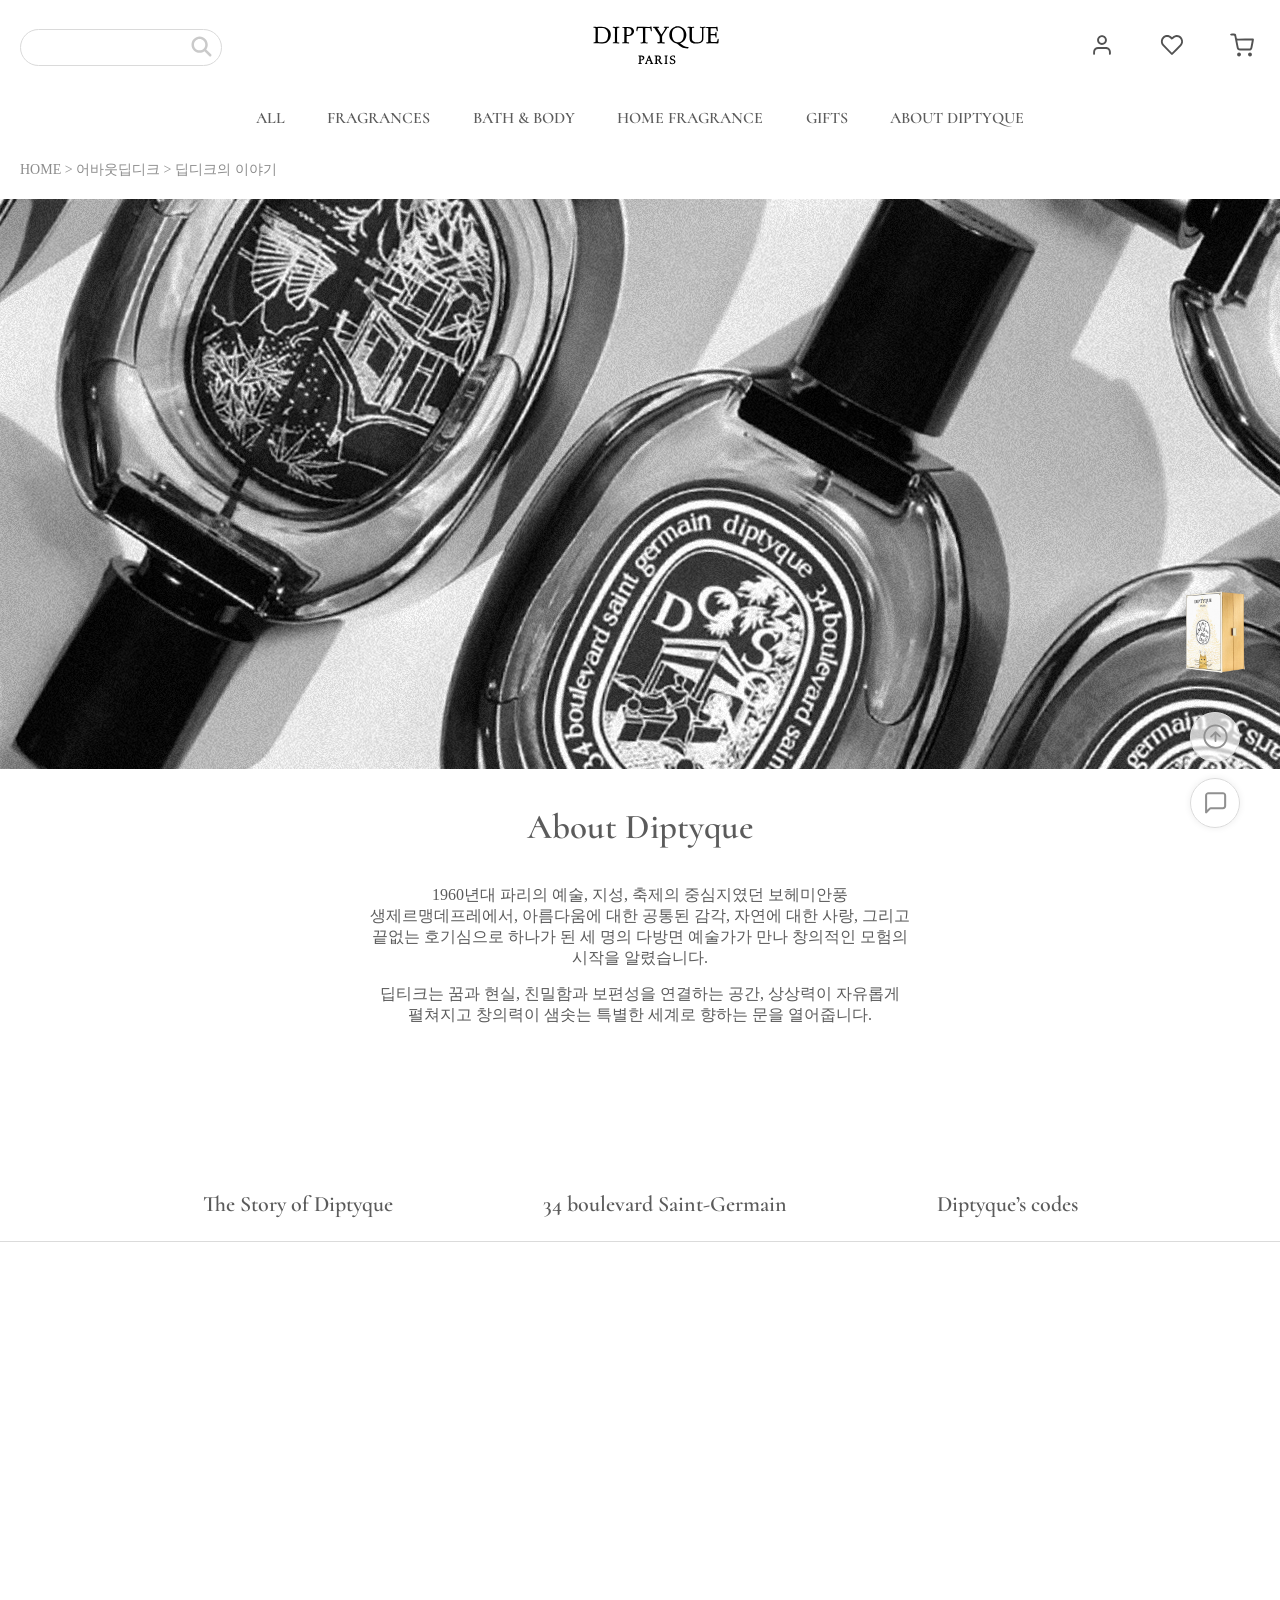
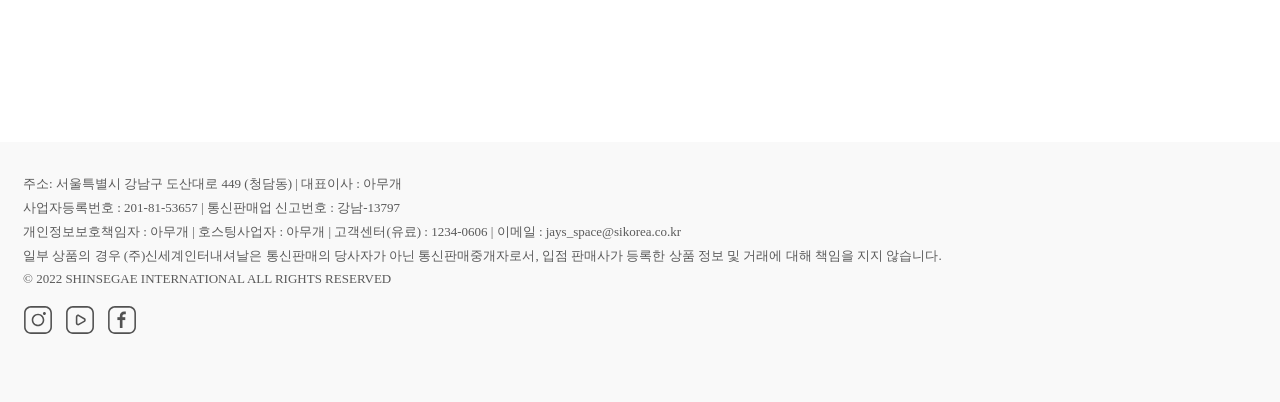
<file: about.html>
<!DOCTYPE html>
<html lang="ko-KR">

<head>
    <meta charset="UTF-8">
    <meta name="viewport" content="width=device-width, initial-scale=1.0">
    <title>ABOUT DIPTYQUE</title>
    <link rel="stylesheet" href="styles/about.css">
    <link rel="icon" href="svg/pavicon.svg">


    <!-- 구글 폰트 열결 -->
    <link rel="preconnect" href="https://fonts.googleapis.com">
    <link rel="preconnect" href="https://fonts.gstatic.com" crossorigin>
    <link href="https://fonts.googleapis.com/css2?family=Cormorant:wght@400;500;600;700&display=swap" rel="stylesheet">


    <!-- Link Swiper's CSS -->
    <link rel="stylesheet" href="https://cdn.jsdelivr.net/npm/swiper@11/swiper-bundle.min.css" />

</head>
</head>

<body>
    <header>
        <div class="m_menu">
            <div class="hamburger2">
                <img src="svg/menu.svg" alt="메뉴" class="hamburger-img2">
            </div>
            <nav class="header_nav2">
                <ul>
                    <li><a href="all.html">ALL</a></li>
                    <li>
                        <a href="#">FRAGRANCES</a>
                        <div class="submenu2">
                            <ul>
                                <li class="menu-title">CATEGORIES</li>
                                <li>Exclusive perfumes</li>
                                <li>Eaux de parfum</li>
                                <li>Eaux de toilette</li>
                                <li>Solid perfumes</li>
                                <li class="menu-title menu-title2">COLLECTIONS</li>
                                <li><a href="Philosykos.html">Philosykos</a></li>
                                <li><a href="fleurdepeau.html">Fleur De Peau</a></li>
                                <li><a href="">Eau des Sens</a></li>
                                <li><a href="">Doson</a></li>
                                <li><a href="">L'Eau Papier</a></li>
                                <li><a href="">Orphéon</a></li>
                                <li><a href="">Tam Dao</a></li>
                            </ul>


                        </div>
                    </li>
                    <li>
                        <a href="#">BATH & BODY</a>
                        <div class="submenu2">
                            <ul>
                                <li class="menu-title">BATH & SHOWER</li>
                                <li>Body & Hand Wash</li>
                                <li>Shower Gel & Oil</li>
                                <li>Soap</li>
                                <li>Hair Care</li>
                                <li>Care Collection</li>
                                <li class="menu-title menu-title2">BODY & FACE</li>
                                <li>Body Cream</li>
                                <li>Body & Hand Lotion</li>
                                <li>Body Mist</li>
                                <li>Hand Cream</li>
                                <li>Hair Mist</li>

                            </ul>
                        </div>
                    </li>
                    <li>
                        <a href="#">HOME FRAGRANCE</a>
                        <div class="submenu2">
                            <ul>
                                <li class="menu-title">SCENTED CANDLES</li>
                                <li>Classic candles</li>
                                <li>Large candles</li>
                                <li>Small candles</li>
                                <li>Exclusive candles</li>
                                <li>Accessories</li>
                                <li>Reed diffusers</li>
                                <li class="menu-title  menu-title2">DIFFUSER & SPRAY</li>
                                <li>Car diffusers</li>
                                <li>Electric diffusers</li>
                                <li>Eau des Sens</li>
                                <li>Sprays</li>
                                <li>Refills</li>
                            </ul>
                        </div>
                    </li>
                    <li>
                        <a href="#">GIFTS</a>
                        <div class="submenu2">
                            <ul>
                                <li class="menu-title">LIMITED EDITION</li>
                                <li>Holiday collection</li>
                                <li>Personalised Engraving</li>
                                <li>Sets to compose</li>
                                <li>Little Treasures</li>
                                <li class="menu-title menu-title2">SELECT A GIFT</li>
                                <li>Best sellers</li>
                                <li>Decoration</li>
                                <li>Gift Sets</li>
                            </ul>
                        </div>
                    </li>
                    <li><a href="about.html">ABOUT DIPTYQUE</a></li>
                </ul>
            </nav>

            <script>
                const hamburger2 = document.querySelector('.hamburger2');
                const nav2 = document.querySelector('.header_nav2');
                const hamburgerImg2 = document.querySelector('.hamburger-img2');

                hamburger2.addEventListener('click', () => {
                    nav2.classList.toggle('active');

                    // 햄버거 이미지 → X 이미지 전환
                    if (nav2.classList.contains('active')) {
                        hamburgerImg2.src = 'svg/x.svg'; // 메뉴 열림 시 X 버튼
                    } else {
                        hamburgerImg2.src = 'svg/menu.svg'; // 메뉴 닫힘 시 햄버거 버튼
                    }
                });

                // 서브메뉴 토글
                const menuItems2 = document.querySelectorAll('.header_nav2 > ul > li > a');

                menuItems2.forEach(item => {
                    item.addEventListener('click', function (e) {
                        const submenu = this.nextElementSibling;
                        if (submenu && submenu.classList.contains('submenu2')) {
                            e.preventDefault();
                            submenu.classList.toggle('active');
                        }
                    });
                });
            </script>



        </div>
        <div class="logo_container">
            <div class="search">
                <input type="text">
                <button class="search_button"><img src="svg/search.svg" alt=""></button>
            </div>
            <div class="logo_img"><a href="index.html"><img src="svg/LOGO3_대문자.svg" alt=""></a></div>
            <div class="header_icon">
                <div class="header_icon_1"><img src="svg/user.svg" alt=""></div>
                <div class="header_icon_1 icon_heart"><img src="svg/heart.svg" alt=""></div>
                <div class="header_icon_1"><img src="svg/shopping.svg" alt=""></div>
            </div>

        </div>
        <nav class="header_nav">
            <ul>
                <li><a href="all.html">ALL</a></li>
                <li><a href="">FRAGRANCES</a>
                    <div class="submenu">
                        <div class="menu3_between">
                            <div class="menu3_flex">
                                <div class="menu3">CATEGORIES
                                    <ul>
                                        <li>Exclusive perfumes</li>
                                        <li>Eaux de parfum</li>
                                        <li>Eaux de toilette</li>
                                        <li>Solid perfumes</li>
                                    </ul>
                                </div>
                                <div class="menu3">COLLECTIONS
                                    <ul>
                                        <li><a href="Philosykos.html">Philosykos</a></li>
                                        <li><a href="fleurdepeau.html">Fleur De Peau</a></li>
                                        <li><a href="">Orphéon</a></li>
                                        <li><a href="">Eau des Sens</a></li>
                                        <li><a href="">Doson</a></li>
                                        <li><a href="">L'Eau Papier</a></li>
                                        <li><a href="">Tam Dao</a></li>
                                    </ul>
                                </div>
                            </div>
                            <div class="img00 img01"><img src="img/img001.jpg" alt=""></div>
                        </div>
                    </div>
                </li>

                <li><a href="">BATH & BODY</a>
                    <div class="submenu">
                        <div class="menu3_between">
                            <div class="menu3_flex">
                                <div class="menu3">BATH & SHOWER
                                    <ul>
                                        <li>Body & Hand Wash</li>
                                        <li>Shower Gel & Oil</li>
                                        <li>Soap</li>
                                        <li>Hair Care</li>
                                        <li>Care Collection</li>
                                    </ul>
                                </div>
                                <div class="menu3">BODY & FACE
                                    <ul>
                                        <li>Body Cream</li>
                                        <li>Body & Hand Lotion</li>
                                        <li>Body Mist</li>
                                        <li>Hand Cream</li>
                                        <li>Hair Mist</li>
                                    </ul>
                                </div>
                            </div>
                            <div class="img00 img02"><img src="img/img002.jpg" alt=""></div>
                        </div>
                    </div>

                </li>
                <li><a href="">HOME FRAGRANCE</a>
                    <div class="submenu">
                        <div class="menu3_between">
                            <div class="menu3_flex">
                                <div class="menu3">SCENTED CANDLES
                                    <ul>
                                        <li>Classic candles</li>
                                        <li>Large candles</li>
                                        <li>Small candles</li>
                                        <li>Exclusive candles</li>
                                        <li>Accessories</li>
                                    </ul>
                                </div>
                                <div class="menu3">DIFFUSER & SPRAY
                                    <ul>
                                        <li>Reed diffusers</li>
                                        <li>Car diffusers</li>
                                        <li>Electric diffusers</li>
                                        <li>Eau des Sens</li>
                                        <li>Sprays</li>
                                        <li>Refills</li>
                                    </ul>
                                </div>
                            </div>
                            <div class="img00 img03"><img src="img/img003.jpg" alt=""></div>
                        </div>
                    </div>
                </li>
                <li><a href="">GIFTS</a>
                    <div class="submenu">
                        <div class="menu3_between">
                            <div class="menu3_flex">
                                <div class="menu3">LIMITED EDITION
                                    <ul>
                                        <li>Holiday collection</li>
                                        <li>Personalised Engraving</li>
                                        <li>Sets to compose</li>
                                        <li>Little Treasures</li>
                                    </ul>
                                </div>
                                <div class="menu3">SELECT A GIFT
                                    <ul>
                                        <li>Best sellers</li>
                                        <li>Decoration</li>
                                        <li>Gift Sets</li>
                                    </ul>
                                </div>
                            </div>
                            <div class="img00 img01"><img src="img/img_004.jpg" alt=""></div>
                        </div>
                    </div>
                </li>
                <li><a href="about.html">ABOUT DIPTYQUE</a></li>
            </ul>
        </nav>
    </header>

    <div class="container">
        <div class="breadcrumb">
            <p>HOME > 어바웃딥디크 > 딥디크의 이야기</p>
        </div>
        <div class="section01">
            <div class="sec1_img"><img src="img/about_banner.jpg" alt=""></div>
            <h1>About Diptyque</h1>
            <div class="sec1_text">
                <h3>1960년대 파리의 예술, 지성, 축제의 중심지였던 보헤미안풍 생제르맹데프레에서,
                    아름다움에 대한 공통된 감각, 자연에 대한 사랑, 그리고 끝없는 호기심으로 하나가
                    된 세 명의 다방면 예술가가 만나 창의적인 모험의 시작을 알렸습니다. </h3>
                <h3>딥티크는 꿈과 현실, 친밀함과 보편성을 연결하는 공간,
                    상상력이 자유롭게 펼쳐지고 창의력이 샘솟는 특별한 세계로 향하는 문을 열어줍니다.</h3>
            </div>
        </div>
        <div class="section02">
            <div class="tab-container">
                <!-- 버튼 -->
                <div class="tab-buttons">
                    <button data-tab="1">The Story of Diptyque</button>
                    <button data-tab="2">34 boulevard Saint-Germain</button>
                    <button data-tab="3">Diptyque’s codes</button>
                </div>

                <!-- 탭 내용 -->
                <div class="tab-content">
                    <div class="about01_1 active">
                        <section class="section">
                            <div class="about_img"><img src="img/about1_1.jpg" alt="" class="fade-image"></div>
                            <div class="fade-text">
                                <h2>The Story of Diptyque</h2>
                                <h3>Diptyque의 이야기 ㅡ 자연, 여행, 예술에서 영감을 받은 세 친구의 모험 기록</h3>
                                <div class="fadetext_flex_wrap">
                                    <div class="fadetext_flex">
                                        <h4>1961: 상상력의 불씨가 타오르다</h4>
                                        <h5>세 명의 아티스트, 세 명의 자유로운 영혼, 그리고 하나의 비전. 1960년대 초, 현대적 감성과 낙관주의가 넘치던 시대에 데스먼드
                                            녹스-리트, 크리스티안 몽타드르-고트로, 이브 쿠슬랑은 자신들의 개성이 담긴 새로운 공간을 탄생시켰습니다. 전 세계에서 모은 오브제와
                                            창의성이 어우러진 이곳은 감각과 대담함의 조화를 보여주며, 아름다움과 자연, 호기심으로 연결된 세 친구의 비전을
                                            담았습니다.<br><br>
                                            그들의 아틀리에이자 호기심의 공간인 딥티크는 파리 5구 생제르맹 대로 34번지에 문을 열었습니다. 유산과 현대성이 공존하던 보헤미안의
                                            중심에서 세 친구는 ‘사소한 것들의 수집가’로 불리며, 여행과 우연한 발견을 통해 이국적 오브제와 일상의 아름다움을 재해석했습니다.
                                            그렇게 딥티크는 혁신적 콘셉트 스토어의 선구자로 자리 잡았습니다.
                                        </h5>
                                    </div>
                                    <div class="fadetext_flex">
                                        <h4>딥티크의 창립자들: 예술과 우정의 삼중주</h4>
                                        <h5>이야기의 시작은 1949년 파리입니다. 화가 데스먼드는 파리 국립미술학교를, 인테리어 건축가 크리스티안은 장식미술학교를 졸업했습니다.
                                            예술적 감각과 장인정신을 지닌 두 사람은 서로에게 영감을 주는 존재로, 프랑스 남부의 풍경과 어린 시절의 정원을 이야기하며 우정을
                                            쌓았습니다. 함께 런던의 리버티와 샌더슨에 직물 디자인을 선보이며 세련된 감각을 인정받았습니다.<br>
                                            <br>
                                            10년 뒤, 인도차이나에서 자란 여행가 이브 쿠슬랑을 만나면서 세 사람은 깊은 유대감을 형성했습니다. 예술과 안목으로 연결된 그들은
                                            자신들만의 메종(Maison)을 세우겠다는 공동의 꿈을 품게 되었습니다.
                                        </h5>
                                    </div>
                                </div>
                            </div>
                        </section>
                        <section class="section section_m">
                            <div class="fade-text fade-text_m">
                                <h2>Driven by passion, imagination, and true integrity</h2>
                                <h3>열정과 상상력, 그리고 진정한 성실함이 이끄는</h3>
                                <div class="fadetext_flex_wrap">
                                    <div class="fadetext_flex">
                                        <h4>새로운 삶의 예술의 서명</h4>
                                        <h5>1963년, 세 명의 예술가는 향초의 새로운 영역을 개척하며 메종의 시그니처 중 하나를 창조했습니다. 이전에는 순전히 실용적인
                                            아이템이었던 향초는 그들의 손길을 거쳐 장식적이고 감각적인 오브제로 탈바꿈했습니다. 이제 거실을 떠나지 않고도 여행을 떠나 집에 독특한
                                            개성을 더할 수 있게 되었습니다. 가장 단순한 제스처만으로도 이 세련되고 창의적인 오브제는 보편적인 개성을 갖추게 되었고, 새로운 생활
                                            예술의 아이콘으로 자리매김했습니다.<br>
                                            <br>
                                            오베핀(호손), 카넬(계피), 테(차)는 자연의 감각, 즉 향신료, 꽃, 잎이 어우러진 후각적 풍경에서 영감을 받아 만들어진 최초의
                                            향료집입니다. 이 독창적인 과정은 마치 화가가 팔레트를 준비하는 것처럼 원료를 혼합하여 향수를 만들어낸 데스몬드 녹스-리트가 남긴 유산의
                                            일부입니다.<br>
                                            <br>
                                            5년 후, 딥티크는 첫 오 드 뚜왈렛을 출시하며 후각에 대한 탐구를 이어갔습니다. 로(L'Eau)는 계피, 장미, 정향, 제라늄,
                                            샌달우드를 함유한 16세기 레시피에서 영감을 얻었는데, 이는 정향이 가득한 영국 전통 오렌지 '포만더'에서 영감을 받은 것입니다.
                                            다른 어떤 장르와도 비교할 수 없는 L'Eau는 후각 예술 작품입니다. 오 드 뚜왈렛과 향수 컬렉션의 첫 번째 작품인 L'Eau는 머나먼
                                            땅으로의 끝없는 여행을 약속하며, 현실이든 상상이든 기억의 은밀한 작용 속으로의 여정을 선사합니다.
                                        </h5>
                                    </div>
                                </div>
                            </div>
                            <div class="about_img about_img_m"><img src="img/about1_2.jpg" alt="" class="fade-image">
                            </div>
                        </section>
                        <section class="section">
                            <div class="about_img"><img src="img/about1_3.jpg" alt="" class="fade-image"></div>
                            <div class="fade-text">
                                <h2>The fragrant line: An artistic adventure</h2>
                                <h3>향기로운 선: 예술적 모험</h3>
                                <div class="fadetext_flex_wrap">
                                    <div class="fadetext_flex">
                                        <h4>새로운 삶의 예술의 서명</h4>
                                        <h5>코, 눈, 손이 만나는 감각적인 만남, 딥티크의 창작품은 독창적인 창조 철학의 결실입니다. 메종의 설립자들은 향수에서 영감을 얻어
                                            이미지를 창조하거나, 이미지에서 향수를 창조했을지 모르지만, 항상 창의적인 자유라는 빛에 이끌렸습니다.
                                            조향사와 일러스트레이터는 오늘날까지도 긴밀히 협력하며 작업하고 있습니다. 딥티크의 모든 향수는 메종의 상상력과 각자의 감성이 만나는만남을
                                            기념하는 공동 작업입니다.
                                        </h5>
                                    </div>
                                </div>
                            </div>
                        </section>
                        <section class="section section_m">
                            <div class="fade-text fade-text_m">
                                <h2>Diptyque’s inspirations</h2>
                                <h3>자연·여행·예술의 열정으로 탄생한 감성과 진정성</h3>
                                <div class="fadetext_flex_wrap">
                                    <div class="fadetext_flex">
                                        <h4>NATURE</h4>
                                        <h5>딥티크는 자연, 진정성, 그리고 진실에 대한 공통된 열정에 뿌리를 두고 있습니다. 거칠고 생동감 넘치며 다채로운 자연은 창립자 세 명이
                                            첫 향을 창조하는 데 큰 힘이 되었습니다. 에센스와 소재로 가득한 자연은 세 친구가 치유의 힘으로 소중히 여겼던 풍경을 떠올리게 합니다.
                                        </h5>
                                    </div>
                                    <div class="fadetext_flex">
                                        <h4>GRAPHIC ARTS</h4>
                                        <h5>그래픽 아트에 대한 공통된 열정을 바탕으로 세 사람은 유쾌하고 섬세한 새로운 언어를 창조했습니다. 그래픽 디자인은 이제 표현의 매개체이자
                                            딥티크의 세계로 향하는 관문이 되었습니다. 메종의 창립자들은 이미지와 단어, 흑백과 색상, 모티프와 구상적 드로잉 사이에서 예술적인
                                            균형을 이루고자 했습니다. 타원형, 향기 버너, 그리고 마치 수수께끼처럼 춤추는 글자들로 이루어진 상징적인 시각적 코드는 메종의 정체성을
                                            이루는 핵심 요소가 되었습니다.
                                        </h5>
                                    </div>
                                    <div class="fadetext_flex">
                                        <h4>TRAVEL</h4>
                                        <h5>여행은 그들의 시야를 넓혀주었습니다. 유럽에서 아시아로, 베니스에서 모스크바로, 고대 그리스인들의 발자취를 따라 꿈같은 여정을 떠나는
                                            그들의 여정은 그들을 이끌었습니다. 여행에 대한 열정과 머나먼 땅에 대한 매혹은 그들에게 훗날 향수와 그림으로 표현될 추억을
                                            선사했습니다. 이러한 추억은 메종에 가장 큰 영감의 원천입니다.
                                        </h5>
                                    </div>
                                </div>
                            </div>
                            <div class="about_img about_img_m"><img src="img/about1_4.jpg" alt="" class="fade-image">
                            </div>
                        </section>
                    </div>
                    <div class="about01_2">
                        <section class="section">
                            <div class="about_img"><img src="img/about2_1.jpg" alt="" class="fade-image"></div>
                            <div class="fade-text">
                                <h2>34 boulevard Saint-Germain</h2>
                                <h3>생제르맹 34번가는 역사와 시적 감성이 깃든 라탱지구의 상징</h3>
                                <div class="fadetext_flex_wrap">
                                    <div class="fadetext_flex">
                                        <h4>아름다움의 수도, 보헤미안 파리</h4>
                                        <h5>세느강변에 자리한 상징적인 동네, 파리 5구는 딥티크가 추구하는 삶의 예술을 보여주는 곳입니다. 아름다움의 대명사이자 수세기의 역사를
                                            간직하고, 탁월한 장인정신이 살아 있는 이 파리지앵 지구에 매장을 연 것은 세 명의 창립자가 자신의 이상을 실현하기 위한
                                            선택이었습니다.<br><br>이곳의 매력은 원재료처럼, 그 가치를 알아볼 만큼 호기심 많은 이들에게만 드러납니다. 고대 로마 시대의
                                            루테시아 원형극장부터 시테 섬, 그리고 갤러리 주인들과 장인들이 터를 잡은 거리까지 — 모든 것이 깊은 역사에 뿌리를 두고
                                            있습니다.<br><br>언제나 지식과 탐구의 정신을 길러온 이 지역은 서점가와 그랑제콜, 소르본, 아르데코 예술학교에 이르기까지 학문과
                                            예술의 중심지였습니다. 해가 저문 뒤에도 이곳은 영화관, 카페, 재즈 클럽, 카바레의 불빛 아래 새벽까지 활기를 이어갑니다.한편, 자르댕
                                            데 플랑트(파리 식물원)는 자연의 세계를 온전히 찬미하는 곳입니다. 향기로운 식물 도감처럼, 이곳은 이국적인 온실과 그늘진 산책로를 따라
                                            걷는 즐거움을 선사합니다.
                                        </h5>
                                    </div>
                                </div>
                            </div>
                        </section>
                        <section class="section section_m">
                            <div class="fade-text fade-text_m">
                                <h2>A Sensory Journey at 34 Boulevard Saint-Germain</h2>
                                <h3>생제르맹 34번가, 감각의 여정</h3>
                                <div class="fadetext_flex_wrap">
                                    <div class="fadetext_flex">
                                        <h4>새로운 삶의 예술의 서명</h4>
                                        <h5>생제르맹 대로 34번지는 방문객들의 호기심을 자극하고, 미식가적인 삶의 예술을 함께 나누도록 초대하며 감각을 자극했습니다. 부티크에
                                            들어서는 순간, 상상의 세계로 통하는 문을 여는 듯했습니다. 이곳에서 감각은 끊임없이 자극받았습니다. 한눈에도 수많은 놀라운 발견,
                                            흥미로운 형태의 오브제, 그리고 촉각을 통해서만 온전히 느낄 수 있는 섬세한 소재에 매료되었습니다.<br><br>방문객들은 메종이 프랑스
                                            최초로 출시한 영국 조향사들의 매혹적인 향수병과 창립 3인조가 직접 만든 향초, 오 드 뚜왈렛에 매료되었습니다. 롤링 스톤스부터
                                            몬테베르디까지, 감동적인 멜로디가 축음기에서 흘러나왔습니다.<br><br>3인조의 다채로운 음악적 취향은 공간에 독특한 사운드스케이프를
                                            선사하며 독특한 분위기를 더했습니다. 1966년, 딥티크는 음악적 감각이 부족했던 미국 가수 플로렌스 포스터 젠킨스의 독점적인 불협화음
                                            녹음을 새롭고 독창적인 사운드로 연주하기도 했습니다. 이 모든 공통된 열정은 보고, 만지고, 듣고, 느끼고, 느낄 수 있는
                                            공간이었습니다.방문객들에게는 마치 시간을 초월한 막간, 시적 여정의 출발점과 같았습니다.
                                        </h5>
                                    </div>
                                </div>
                            </div>
                            <div class="about_img about_img_m"><img src="img/about2_2.jpg" alt="" class="fade-image">
                            </div>
                        </section>
                        <section class="section">
                            <div class="about_img"><img src="img/about2_3.jpg" alt="" class=" fade-image"></div>
                            <div class="fade-text">
                                <h2>The Art of Living à la Diptyque</h2>
                                <h3>딥티크식 삶의 예술, 그 본질</h3>
                                <div class="fadetext_flex_wrap">
                                    <div class="fadetext_flex">
                                        <h4>“Marchands de rien”: 시대 이전의 컨셉 스토어</h4>
                                        <h5>생제르맹 대로 34번지에 있는 부티크 작업실에서 세 명의 창립자는 뛰어난 변형, 혁신, 그리고 수집 기술을 선보이며 "사소한 것의
                                            공급자"라는 별명을 얻었습니다. 이 새로운 직업은 앙리 고와 크리스티앙 미요가 1964년에 펴낸 파리 가이드북에 기록되었는데, 이는
                                            앙시앵 레짐(Ancien Régime)의 잡화상들을 기리는 의미였습니다.<br><br>
                                            디드로는 이들을 백과사전에서 "모든 것을 팔지만 아무것도 만들지 않는 상인"이라고 묘사하며, 동양에서 가져온 직물과 예술품을 자유롭게
                                            재가공하고 조립하고 변형했다고 묘사했습니다. 다면적인 공간인 생제르맹 대로 34번지는 홈 데코 부티크이자, 예술가의 작업실이자, 골동품
                                            상점이 어우러진 곳으로, 파리를 비롯한 세계 각지의 예술과 디자인 애호가들에게 필수 코스로 자리 잡았습니다.<br><br>
                                            방문객들은 영국 종이, 일본 연, 독일 등불로 만든 폴록 극장과 그 옆에 놓인 나무 조각상, 가방, 쿠션, 향, 포푸리, 그리고
                                            형형색색의 씨앗이 담긴 붕규산 실험실 병들이 어우러진 화려한 광경을 감상했습니다. 다음에 어떤 보물을 발견하게 될지 전혀 알 수 없는 이
                                            특별한 은신처는 세 친구가 공유했던 풍부한 영향을 반영했습니다. "컨셉 스토어"는 아직 존재하지 않았지만, 막 발명된 상태였습니다.
                                        </h5>
                                    </div>
                                </div>
                            </div>
                        </section>
                    </div>
                    <div class="about01_3">
                        <section class="section">
                            <div class="about_img"><img src="img/about3_1.jpg" alt="" class="fade-image"></div>
                            <div class="fade-text">
                                <h2>Diptyque’s codes</h2>
                                <h3>날로 풍요로워지는 유산, 살아있는 언어에 대한 이야기</h3>
                                <div class="fadetext_flex_wrap">
                                    <div class="fadetext_flex">
                                        <h4>"딥티크"라는 이름</h4>
                                        <h5>속삭이듯 부드러운 두 음절의 이름, 딥티크(Diptyque)는 상상력을 자극하며 먼 해안의 풍경을 떠올리게 합니다. 창립자들은 르네상스
                                            시대의 두 패널 그림(Diptych)에서 영감을 받아, 서로 대화하듯 조화를 이루는 예술적 감성을 브랜드의 정체성에 담았습니다.그리스
                                            문명에 뿌리를 둔 어원은 창립자들의 미적 감각과 진정성 있는 세계관을 반영합니다. 그림 속 주제들이 서로 조화를 이루며 대화를 나누듯,
                                            메종 또한 예술과 향이 어우러지는 조화로운 균형을 추구합니다.<br><br>두 개의 창문이 직각을 이루며 항상 서로에게 영향을 주는 파리
                                            생제르맹 대로 34번지의 부티크는 딥티크의 정신을 상징합니다. 그곳에서 장인 정신에 대한 열정과 향의 덧없음이 공존하며, 흑과 백은
                                            색채와 어우러져 새로운 아름다움을 만들어냅니다. 같은 병의 양면을 감싸는 시그니처 타원은 메종의 창의성이 완전한 자유 속에서 표현되는
                                            프레임이자, 딥티크의 정수를 담은 상징입니다.
                                        </h5>
                                    </div>
                                </div>
                            </div>
                        </section>
                        <section class="section section_m">
                            <div class="fade-text fade-text_m">
                                <h2>The artistic symbolism of Diptyque’s oval emblem</h2>
                                <h3>딥티크의 상징인 타원형의 예술적 의미와 상징성</h3>
                                <div class="fadetext_flex_wrap">
                                    <div class="fadetext_flex">
                                        <h4>The oval; 타원형</h4>
                                        <h5>이 감각적이고 독창적인 이름에 더해진 것은 ‘타원’이라는 형태입니다. 타원은 단순한 도형을 넘어 예술과 역사의 깊이 를 담고 있는
                                            상징으로, 그 안에는 수천 년의 영향을 품고 있습니다. 고대 이집트의 파라오 문양인 카르투슈에서부터 바로크 시대의 건축물에서 볼 수 있는
                                            우아한 타원형, 그리고 18세기 유럽의 섬세한 메달리온에 이르기까지, 다양한 문화와 시대의 미적 요소가 자연스럽게 만나고
                                            있습니다.<br><br>타원은 단순한 장식이 아니라, 처음부터 창립자 세 사람을 하나로 묶고 그들의 창의적 자유를 가능하게 한 감각적
                                            틀이었습니다. 그들은 이 타원을 자신들의 시그니처, 곧 딥티크만의 자연스러운 상징으로 바꾸어 놓았고, 이를 캔들, 향수, 상자, 그리고
                                            일상 속의 다양한 물건들에 적용하며 브랜드의 정체성을 형성했습니다.<br><br>타원은 부드러움과 엄격함 사이에서 완벽한 균형을 이루고
                                            있습니다. 그 독특한 형태는 무한한 가능성을 상상하게 하고, 글자 사이사이를 들여다보며, 마치 춤추는 듯한 캘리그래피의 글자들을 읽게
                                            만듭니다. 타원의 아름다움은 단순히 형태적 장식이 아니라, 의미와 영향, 역사적 암시가 풍부한 세계로 향하는 문을 열어줍니다.
                                        </h5>
                                    </div>
                                </div>
                            </div>
                            <div class="about_img about_img_m"><img src="img/about3_2.jpg" alt="" class="fade-image">
                            </div>
                        </section>
                        <section class="section">
                            <div class="about_img img_about3_3"><img src="img/about3_33.gif" alt="" class="fade-image">
                            </div>
                            <div class="fade-text">
                                <h2>The fragrance burner</h2>
                                <h3>향 버너의 상징성과 의미</h3>
                                <div class="fadetext_flex_wrap">
                                    <div class="fadetext_flex">
                                        <!-- <h4>새로운 삶의 예술의 서명</h4> -->
                                        <h5>타원형의 중심부에는 딥티크의 상징이 향기 버너 형태로 생생하게 살아납니다. 딥티크의 정체성과 불가분의 관계를 맺고 있는 이 상징적인
                                            시그니처는 조향사이자 상상력을 불어넣는 장인이라는 창립자들의 새로운 소명을 반영합니다. 신비로운 형태는 고대 의식의 이미지를 떠올리게
                                            합니다. 춤추는 불꽃의 빛 속에서 향기로운 향이 은은하게 퍼져 나와 공간을 매혹적인 분위기로 가득 채웁니다. 단순한 오브제를 넘어, 향수
                                            버너는 딥티크의 유산을 구성하는 필수적인 요소이며, 그 상징성은 시대를 초월합니다.
                                        </h5>
                                    </div>
                                </div>
                            </div>
                        </section>
                        <section class="section section_m">
                            <div class="fade-text fade-text_m">
                                <h2>The Dancing Letters</h2>
                                <h3>춤추는 글자들</h3>
                                <div class="fadetext_flex_wrap">
                                    <div class="fadetext_flex">
                                        <!-- <h4>NATURE</h4> -->
                                        <h5>딥티크에게 생동감 넘치는 영감의 원천인 캘리그램은 마치 무언의 발레처럼 중심 무대를 차지하며, 양초 라벨을 우아하게 밟으며 글자들이
                                            생동감 있게 살아납니다. 무한한 다양성을 지닌 딥티크 알파벳은 우리에게 관찰과 사색을 불러일으킵니다. 각각의 모티브는 매번 새롭게 해석될
                                            수 있습니다. 마치 유쾌한 시각 놀이처럼, 서로 얽힌 글자들의 구성은 종종 향 자체에서 영감을 받습니다. 우리의 환상을 깨우고 상상력을
                                            자극하는 시적인 타이포그래피는 단어와 형태의 웅변적인 힘을 드러냅니다. 그것은 각 이름을 감각의 보편적인 언어로 큰 소리로 말하는
                                            그림으로 변환합니다.
                                        </h5>
                                    </div>
                                </div>
                            </div>
                            <div class="about_img about_img_m"><img src="img/about3_44.gif" alt="" class="fade-image">
                            </div>
                        </section>
                        <section class="section">
                            <div class="about_img"><img src="img/about3_5.gif" alt="" class="fade-image"></div>
                            <div class="fade-text">
                                <h2>The storytelling art of Diptyque drawings</h2>
                                <h3>드로잉의 향기로운 이야기</h3>
                                <div class="fadetext_flex_wrap">
                                    <div class="fadetext_flex">
                                        <!-- <h4>1961: 상상력의 불씨가 타오르다</h4> -->
                                        <h5>딥티크의 드로잉은 향기의 여정으로 우리를 이끄는 이야기꾼과 같습니다. 딥티크는 각 향기에 맞는 진정한 후각적 풍경을 만들어냅니다. 모든
                                            향에는 그에 어울리는 드로잉이 있고, 모든 드로잉에는 그에 어울리는 향이 있습니다. 이 둘은 함께 이야기를 들려줍니다. 이러한 전통은
                                            창립자들로부터 이어져 온 메종만의 독특한 특징으로, 그들은 자신의 기억과 감각을 파노라마 일러스트레이션으로 생생히 표현했습니다.
                                            <br><br> 그들은 타원형 슬라이더로 이 매혹적인 파노라마의 한 부분을 선택해 향수 병 라벨의 앞뒤에 있는 그림의 모든 요소가 향기의
                                            이야기를 전하도록 했습니다. 이 정지된 여행은 그리스 신화에서 아르 누보, 오리엔탈리즘, 열대의 정글에서 지중해 과수원까지 시대와
                                            스타일의 경계를 넘나듭니다.
                                        </h5>
                                    </div>
                                </div>
                            </div>
                        </section>
                    </div>
                    <script>
                        const sections = document.querySelectorAll('.section');

                        const observer = new IntersectionObserver((entries) => {
                            entries.forEach(entry => {
                                if (entry.isIntersecting) {
                                    entry.target.classList.add('visible');
                                } else {
                                    entry.target.classList.remove('visible');
                                }
                            });
                        }, {
                            threshold: 0.4 // 화면 절반쯤 들어오면 인식
                        });

                        sections.forEach(section => observer.observe(section));
                    </script>
                </div>
            </div>
        </div>
        <!-- section2 탭박스 -->
        <script>
            const buttons = document.querySelectorAll('.tab-buttons button');
            const tabs = document.querySelectorAll('.tab-content > div');
            const tabButtons = document.querySelector('.tab-buttons');

            // 탭 활성화 함수: doScroll이 true일 때만 스크롤 실행
            function activateTab(tabId, doScroll = true) {
                // 버튼 활성화 클래스
                buttons.forEach(btn => btn.classList.remove('active'));
                const clickedBtn = Array.from(buttons).find(b => b.getAttribute('data-tab') === tabId);
                if (clickedBtn) clickedBtn.classList.add('active');

                // 탭 내용 토글
                tabs.forEach(tab => tab.classList.remove('active'));
                const target = document.querySelector(`.about01_${tabId}`);
                if (target) target.classList.add('active');

                if (!doScroll || !target) return;

                // 스티키 높이(탭 버튼 높이)를 자동으로 구함
                const stickyHeight = tabButtons.getBoundingClientRect().height || 0;

                // 문서 기준(target의 top 위치) 계산
                const targetTop = target.getBoundingClientRect().top + window.pageYOffset;

                // 스크롤 위치: targetTop - stickyHeight (탭 버튼이 가리는 부분 보정)
                window.scrollTo({
                    top: Math.max(0, Math.floor(targetTop - stickyHeight)),
                    //   behavior: 'smooth'
                });
            }

            // 버튼에 클릭 이벤트 연결 (클릭할 때만 스크롤)
            buttons.forEach(button => {
                button.addEventListener('click', (e) => {
                    const tabId = button.getAttribute('data-tab');
                    activateTab(tabId, true);
                });
            }); D
            // 초기 탭 설정 (페이지 로드 시 자동 활성화 — 스크롤하지 않음)
            if (buttons.length > 0) {
                const firstTabId = buttons[0].getAttribute('data-tab');
                activateTab(firstTabId, false);
            }
        </script>
    </div>

    <footer>
        <div class="foot_wrap">
            <ul>
                <li>주소: 서울특별시 강남구 도산대로 449 (청담동) | 대표이사 : 아무개 </li>
                <li>사업자등록번호 : 201-81-53657 | 통신판매업 신고번호 : 강남-13797</li>
                <li>개인정보보호책임자 : 아무개 | 호스팅사업자 : 아무개 | 고객센터(유료) : 1234-0606 | 이메일 : jays_space@sikorea.co.kr</li>
                <li>일부 상품의 경우 (주)신세계인터내셔날은 통신판매의 당사자가 아닌 통신판매중개자로서, 입점 판매사가 등록한 상품 정보 및 거래에 대해 책임을 지지 않습니다.
                </li>
                <li>© 2022 SHINSEGAE INTERNATIONAL ALL RIGHTS RESERVED</li>
                <li>
                    <div class="footer_icon">
                        <div class="icon"><a href="https://www.instagram.com/diptyque/"><img src="svg/인스타그램.svg"
                                    alt=""></a></div>
                        <div class="icon"><a href="https://www.youtube.com/@DiptyqueParis"><img src="svg/유튜브.svg"
                                    alt=""></a></div>
                        <div class="icon"><a href=""><img src="svg/페이스북.svg" alt=""></a></div>
                    </div>
                </li>
            </ul>
        </div>
    </footer>

    <!-- 플로팅 버튼 영역 -->
    <div class="floating-buttons">
        <div class="floating_banner"><a href=""><img src="img/floating_banner.png" alt=""></a></div>
        <button id="topBtn"><img src="svg/top.svg" alt=""></button>
        <button id="msgBtn"><img src="svg/chat.svg" alt=""></button>
    </div>

    <script>
        // Top 버튼 클릭 시 상단으로 이동
        document.getElementById('topBtn').addEventListener('click', () => {
            window.scrollTo({ top: 0, behavior: 'smooth' });
        });

    </script>
</body>

</html>
</file>
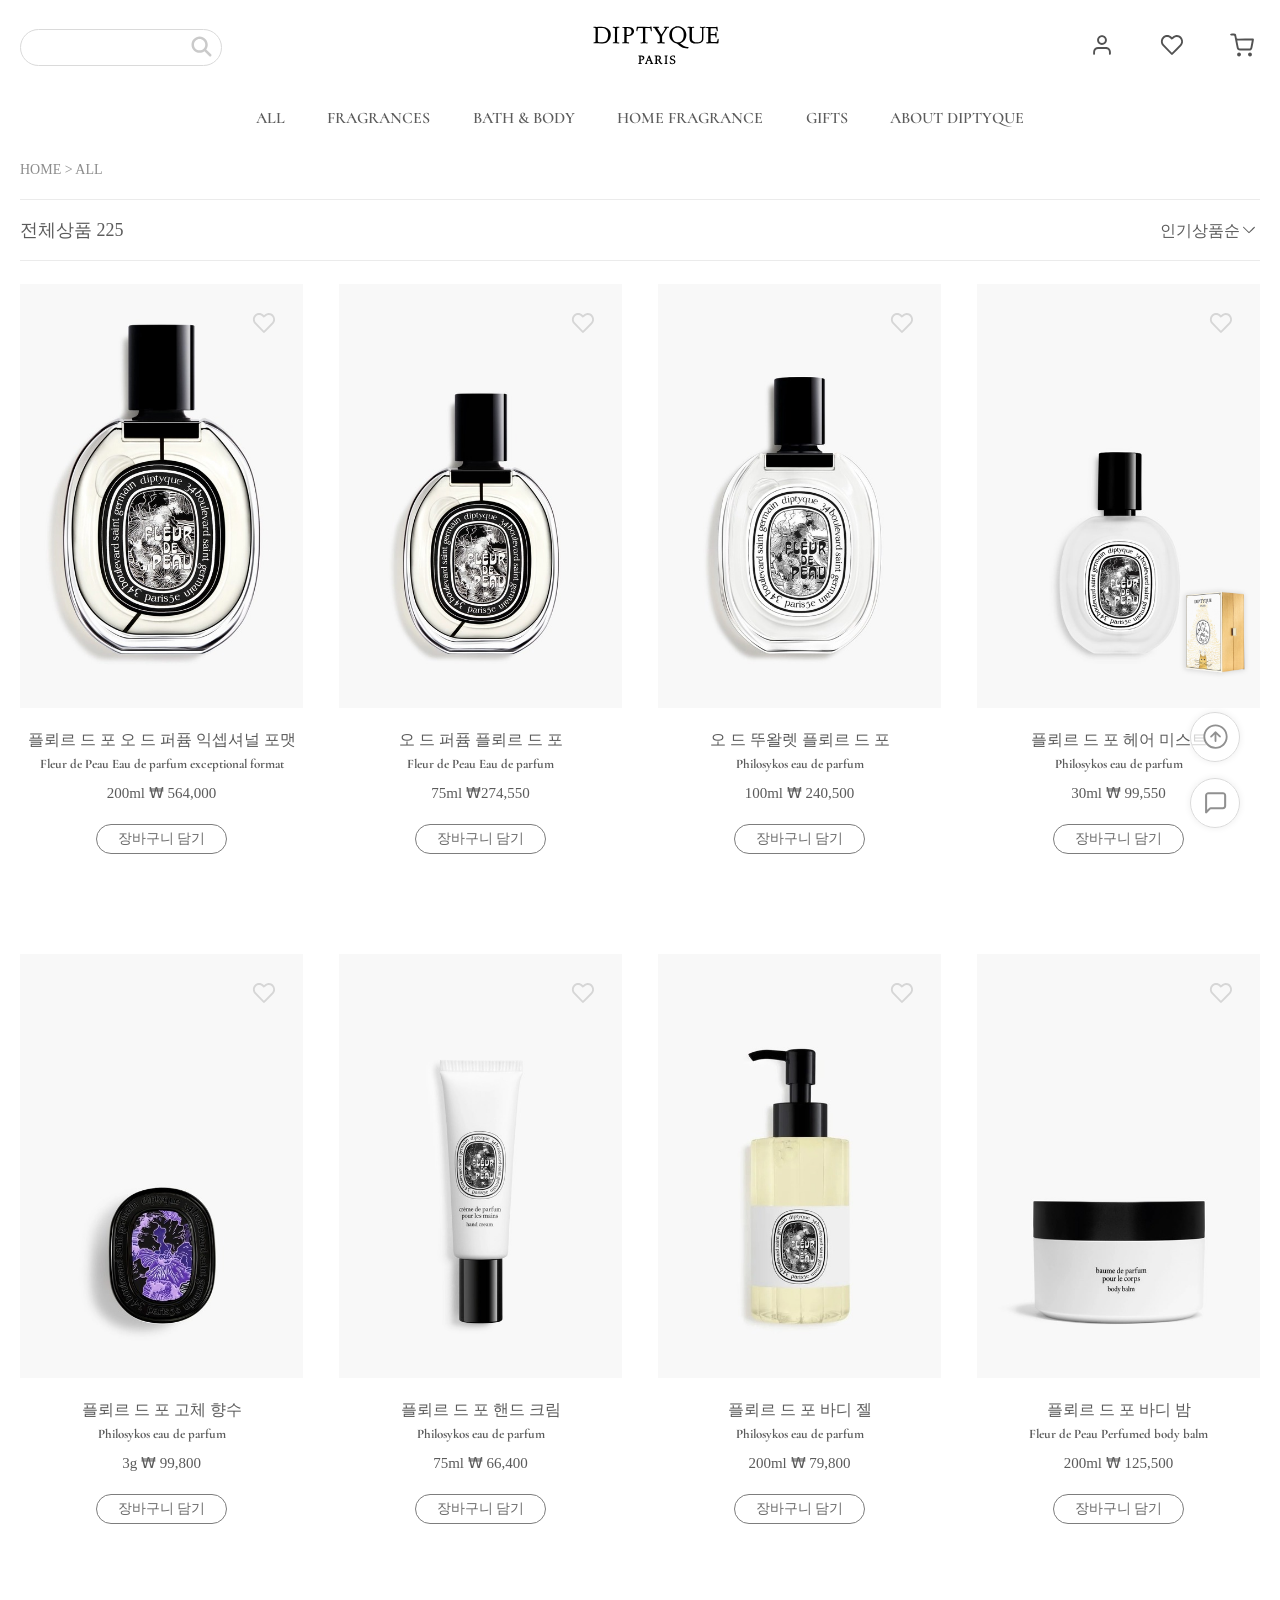
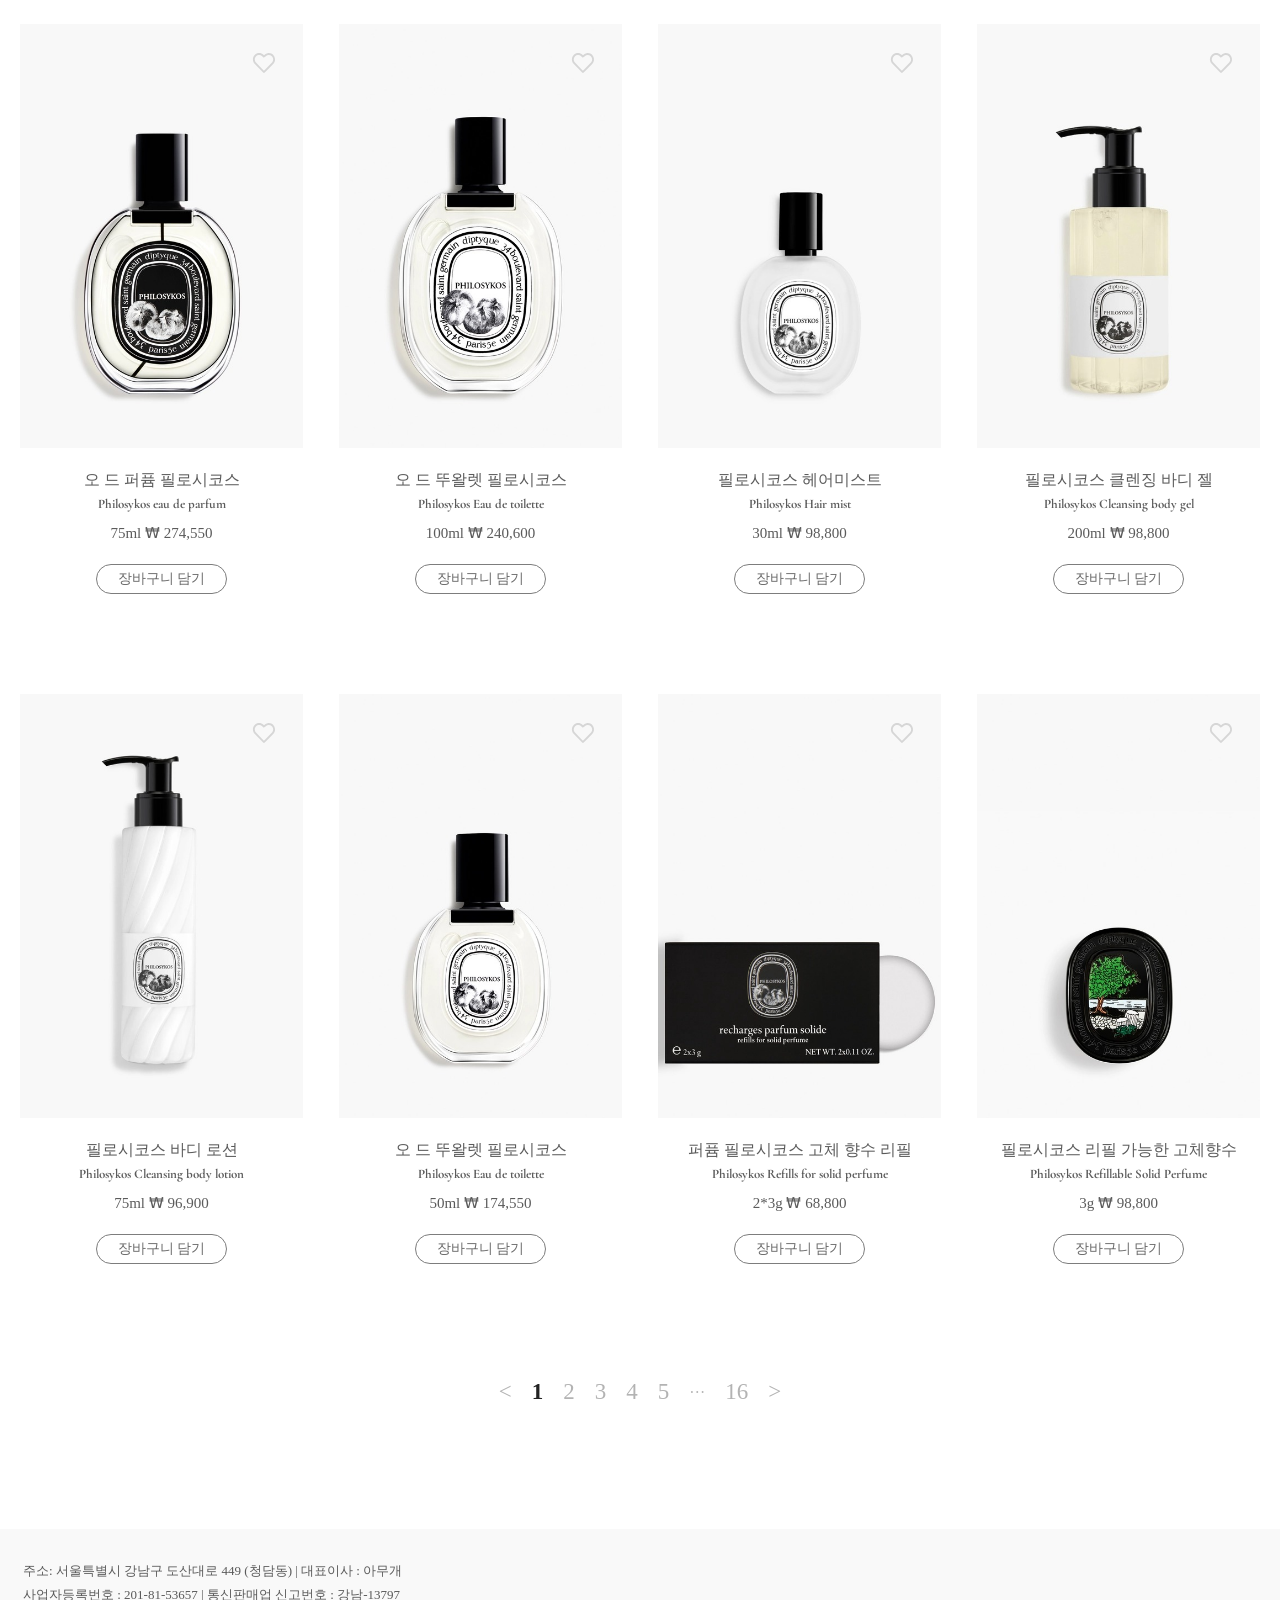
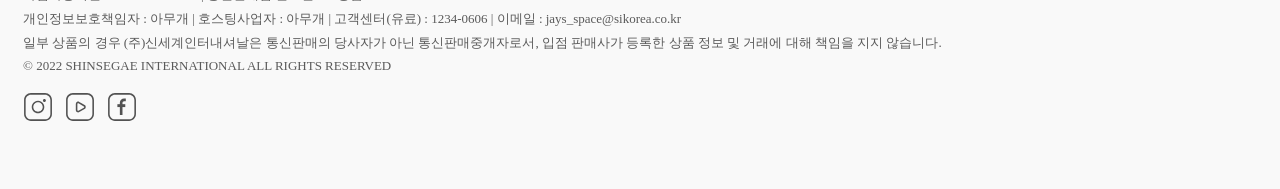
<file: all.html>
<!DOCTYPE html>
<html lang="ko-KR">

<head>
    <meta charset="UTF-8">
    <meta name="viewport" content="width=device-width, initial-scale=1.0">
    <title>all</title>
    <link rel="stylesheet" href="styles/all.css">
    <link rel="icon" href="svg/pavicon.svg">

    <!-- 구글 폰트 열결 -->
    <link rel="preconnect" href="https://fonts.googleapis.com">
    <link rel="preconnect" href="https://fonts.gstatic.com" crossorigin>
    <link href="https://fonts.googleapis.com/css2?family=Cormorant:wght@400;500;600;700&display=swap" rel="stylesheet">


    <!-- Link Swiper's CSS -->
    <link rel="stylesheet" href="https://cdn.jsdelivr.net/npm/swiper@11/swiper-bundle.min.css" />

</head>

<body>
    <header>
        <div class="m_menu">
            <div class="hamburger2">
                <img src="svg/menu.svg" alt="메뉴" class="hamburger-img2">
            </div>
            <nav class="header_nav2">
                <ul>
                    <li><a href="all.html">ALL</a></li>
                    <li>
                        <a href="#">FRAGRANCES</a>
                        <div class="submenu2">
                            <ul>
                                <li class="menu-title">CATEGORIES</li>
                                <li>Exclusive perfumes</li>
                                <li>Eaux de parfum</li>
                                <li>Eaux de toilette</li>
                                <li>Solid perfumes</li>
                                <li class="menu-title menu-title2">COLLECTIONS</li>
                                <li><a href="Philosykos.html">Philosykos</a></li>
                                <li><a href="fleurdepeau.html">Fleur De Peau</a></li>
                                <li><a href="">Eau des Sens</a></li>
                                <li><a href="">Doson</a></li>
                                <li><a href="">L'Eau Papier</a></li>
                                <li><a href="">Orphéon</a></li>
                                <li><a href="">Tam Dao</a></li>
                            </ul>


                        </div>
                    </li>
                    <li>
                        <a href="#">BATH & BODY</a>
                        <div class="submenu2">
                            <ul>
                                <li class="menu-title">BATH & SHOWER</li>
                                <li>Body & Hand Wash</li>
                                <li>Shower Gel & Oil</li>
                                <li>Soap</li>
                                <li>Hair Care</li>
                                <li>Care Collection</li>
                                <li class="menu-title menu-title2">BODY & FACE</li>
                                <li>Body Cream</li>
                                <li>Body & Hand Lotion</li>
                                <li>Body Mist</li>
                                <li>Hand Cream</li>
                                <li>Hair Mist</li>

                            </ul>
                        </div>
                    </li>
                    <li>
                        <a href="#">HOME FRAGRANCE</a>
                        <div class="submenu2">
                            <ul>
                                <li class="menu-title">SCENTED CANDLES</li>
                                <li>Classic candles</li>
                                <li>Large candles</li>
                                <li>Small candles</li>
                                <li>Exclusive candles</li>
                                <li>Accessories</li>
                                <li>Reed diffusers</li>
                                <li class="menu-title  menu-title2">DIFFUSER & SPRAY</li>
                                <li>Car diffusers</li>
                                <li>Electric diffusers</li>
                                <li>Eau des Sens</li>
                                <li>Sprays</li>
                                <li>Refills</li>
                            </ul>
                        </div>
                    </li>
                    <li>
                        <a href="#">GIFTS</a>
                        <div class="submenu2">
                            <ul>
                                <li class="menu-title">LIMITED EDITION</li>
                                <li>Holiday collection</li>
                                <li>Personalised Engraving</li>
                                <li>Sets to compose</li>
                                <li>Little Treasures</li>
                                <li class="menu-title menu-title2">SELECT A GIFT</li>
                                <li>Best sellers</li>
                                <li>Decoration</li>
                                <li>Gift Sets</li>
                            </ul>
                        </div>
                    </li>
                    <li><a href="about.html">ABOUT DIPTYQUE</a></li>
                </ul>
            </nav>

            <script>
                const hamburger2 = document.querySelector('.hamburger2');
                const nav2 = document.querySelector('.header_nav2');
                const hamburgerImg2 = document.querySelector('.hamburger-img2');

                hamburger2.addEventListener('click', () => {
                    nav2.classList.toggle('active');

                    // 햄버거 이미지 → X 이미지 전환
                    if (nav2.classList.contains('active')) {
                        hamburgerImg2.src = 'svg/x.svg'; // 메뉴 열림 시 X 버튼
                    } else {
                        hamburgerImg2.src = 'svg/menu.svg'; // 메뉴 닫힘 시 햄버거 버튼
                    }
                });

                // 서브메뉴 토글
                const menuItems2 = document.querySelectorAll('.header_nav2 > ul > li > a');

                menuItems2.forEach(item => {
                    item.addEventListener('click', function (e) {
                        const submenu = this.nextElementSibling;
                        if (submenu && submenu.classList.contains('submenu2')) {
                            e.preventDefault();
                            submenu.classList.toggle('active');
                        }
                    });
                });
            </script>



        </div>
        <div class="logo_container">
            <div class="search">
                <input type="text">
                <button class="search_button"><img src="svg/search.svg" alt=""></button>
            </div>
            <div class="logo_img"><a href="index.html"><img src="svg/LOGO3_대문자.svg" alt=""></a></div>
            <div class="header_icon">
                <div class="header_icon_1"><img src="svg/user.svg" alt=""></div>
                <div class="header_icon_1 icon_heart"><img src="svg/heart.svg" alt=""></div>
                <div class="header_icon_1"><img src="svg/shopping.svg" alt=""></div>
            </div>

        </div>
        <nav class="header_nav">
            <ul>
                <li><a href="all.html">ALL</a></li>
                <li><a href="">FRAGRANCES</a>
                    <div class="submenu">
                        <div class="menu3_between">
                            <div class="menu3_flex">
                                <div class="menu3">CATEGORIES
                                    <ul>
                                        <li>Exclusive perfumes</li>
                                        <li>Eaux de parfum</li>
                                        <li>Eaux de toilette</li>
                                        <li>Solid perfumes</li>
                                    </ul>
                                </div>
                                <div class="menu3">COLLECTIONS
                                    <ul>
                                        <li><a href="Philosykos.html">Philosykos</a></li>
                                        <li><a href="fleurdepeau.html">Fleur De Peau</a></li>
                                        <li><a href="">Orphéon</a></li>
                                        <li><a href="">Eau des Sens</a></li>
                                        <li><a href="">Doson</a></li>
                                        <li><a href="">L'Eau Papier</a></li>
                                        <li><a href="">Tam Dao</a></li>
                                    </ul>
                                </div>
                            </div>
                            <div class="img00 img01"><img src="img/img001.jpg" alt=""></div>
                        </div>
                    </div>
                </li>

                <li><a href="">BATH & BODY</a>
                    <div class="submenu">
                        <div class="menu3_between">
                            <div class="menu3_flex">
                                <div class="menu3">BATH & SHOWER
                                    <ul>
                                        <li>Body & Hand Wash</li>
                                        <li>Shower Gel & Oil</li>
                                        <li>Soap</li>
                                        <li>Hair Care</li>
                                        <li>Care Collection</li>
                                    </ul>
                                </div>
                                <div class="menu3">BODY & FACE
                                    <ul>
                                        <li>Body Cream</li>
                                        <li>Body & Hand Lotion</li>
                                        <li>Body Mist</li>
                                        <li>Hand Cream</li>
                                        <li>Hair Mist</li>
                                    </ul>
                                </div>
                            </div>
                            <div class="img00 img02"><img src="img/img002.jpg" alt=""></div>
                        </div>
                    </div>

                </li>
                <li><a href="">HOME FRAGRANCE</a>
                    <div class="submenu">
                        <div class="menu3_between">
                            <div class="menu3_flex">
                                <div class="menu3">SCENTED CANDLES
                                    <ul>
                                        <li>Classic candles</li>
                                        <li>Large candles</li>
                                        <li>Small candles</li>
                                        <li>Exclusive candles</li>
                                        <li>Accessories</li>
                                    </ul>
                                </div>
                                <div class="menu3">DIFFUSER & SPRAY
                                    <ul>
                                        <li>Reed diffusers</li>
                                        <li>Car diffusers</li>
                                        <li>Electric diffusers</li>
                                        <li>Eau des Sens</li>
                                        <li>Sprays</li>
                                        <li>Refills</li>
                                    </ul>
                                </div>
                            </div>
                            <div class="img00 img03"><img src="img/img003.jpg" alt=""></div>
                        </div>
                    </div>
                </li>
                <li><a href="">GIFTS</a>
                    <div class="submenu">
                        <div class="menu3_between">
                            <div class="menu3_flex">
                                <div class="menu3">LIMITED EDITION
                                    <ul>
                                        <li>Holiday collection</li>
                                        <li>Personalised Engraving</li>
                                        <li>Sets to compose</li>
                                        <li>Little Treasures</li>
                                    </ul>
                                </div>
                                <div class="menu3">SELECT A GIFT
                                    <ul>
                                        <li>Best sellers</li>
                                        <li>Decoration</li>
                                        <li>Gift Sets</li>
                                    </ul>
                                </div>
                            </div>
                            <div class="img00 img01"><img src="img/img_004.jpg" alt=""></div>
                        </div>
                    </div>
                </li>
                <li><a href="about.html">ABOUT DIPTYQUE</a></li>
            </ul>
        </nav>
    </header>
    <div class="container">
        <div class="breadcrumb">
            <p>HOME > ALL</p>
        </div>
        <div class="section01_1">
            <div class="section01_1_wrap">
                <h3>전체상품 <p class="all_number">225</p>
                </h3>
                <select id="sort" name="sort" class="custom-select">
                    <option value="recommend">인기상품순</option>
                    <option value="new">신상품순</option>
                    <option value="review">리뷰많은순</option>
                    <option value="low_price">낮은가격순</option>
                    <option value="high_price">높은가격순</option>
                    <option value="high_discount">높은할인순</option>
                    <option value="like">좋아요많은순</option>
                </select>
            </div>
        </div>

                <div class="section02">
            <div class="s1_product">
                <div class="img_overlay">
                    <img src="p_img/플뢰르 드포_오드 퍼퓸 익셉셔널 포맷.jpg" alt="" class="img_o">
                    <img src="p_img/플뢰르 드포_오드 퍼퓸 익셉셔널 포맷2.jpg" alt="" class="img_x">
                </div>
                <h2>플뢰르 드 포 오 드 퍼퓸 익셉셔널 포맷</h2>
                <h3>Fleur de Peau Eau de parfum exceptional format</h3>
                <h4>200ml ₩ 564,000 </h4>
                <button>장바구니 담기</button>
                <div class="heart_icon"><img src="svg/heart2.svg" alt=""></div>
            </div>
            <div class="s1_product">
                <div class="img_overlay">
                    <img src="p_img/플뢰르 드포 오드퍼퓸.jpg" alt="" class="img_o">
                    <img src="p_img/플뢰르 드포 오드퍼퓸2.jpg" alt="" class="img_x">
                </div>
                <h2>오 드 퍼퓸 플뢰르 드 포</h2>
                <h3>Fleur de Peau Eau de parfum</h3>
                <h4>75ml ₩274,550 </h4>
                <button>장바구니 담기</button>
                <div class="heart_icon"><img src="svg/heart2.svg" alt=""></div>
            </div>
            <div class="s1_product">
                <div class="img_overlay">
                    <img src="p_img/플뢰르 드포 오드뚜왈렛.jpg" alt="" class="img_o">
                    <img src="p_img/플뢰르 드포 오드뚜왈렛2.jpg" alt="" class="img_x">
                </div>
                <h2>오 드 뚜왈렛 플뢰르 드 포</h2>
                <h3>Philosykos eau de parfum</h3>
                <h4>100ml ₩ 240,500</h4>
                <button>장바구니 담기</button>
                <div class="heart_icon"><img src="svg/heart2.svg" alt=""></div>
            </div>
            <div class="s1_product">
                <div class="img_overlay">
                    <img src="p_img/플뢰르 드 포_헤어미스트.jpg" alt="" class="img_o">
                    <img src="p_img/플뢰르 드 포_헤어미스트2.jpg" alt="" class="img_x">
                </div>
                <h2>플뢰르 드 포 헤어 미스트</h2>
                <h3>Philosykos eau de parfum</h3>
                <h4>30ml ₩ 99,550</h4>
                <button>장바구니 담기</button>
                <div class="heart_icon"><img src="svg/heart2.svg" alt=""></div>
            </div>
        </div>

        <div class="section02">
            <div class="s1_product">
                <div class="img_overlay">
                    <img src="p_img/플뢰르 드 포_고체향수.jpg" alt="" class="img_o">
                    <img src="p_img/플뢰르 드 포_고체향수2.jpg" alt="" class="img_x">
                </div>
                <h2>플뢰르 드 포 고체 향수</h2>
                <h3>Philosykos eau de parfum</h3>
                <h4>3g ₩ 99,800</h4>
                <button>장바구니 담기</button>
                <div class="heart_icon"><img src="svg/heart2.svg" alt=""></div>
            </div>
            <div class="s1_product">
                <div class="img_overlay">
                    <img src="p_img/플뢰르 드 포_핸드크림.jpg" alt="" class="img_o">
                    <img src="p_img/플뢰르 드 포_핸드크림2.jpg" alt="" class="img_x">
                </div>
                <h2>플뢰르 드 포 핸드 크림</h2>
                <h3>Philosykos eau de parfum</h3>
                <h4>75ml ₩ 66,400</h4>
                <button>장바구니 담기</button>
                <div class="heart_icon"><img src="svg/heart2.svg" alt=""></div>
            </div>
            <div class="s1_product">
                <div class="img_overlay">
                    <img src="p_img/플뢰르 드 포_바디젤.jpg" alt="" class="img_o">
                    <img src="p_img/플뢰르 드 포_바디젤2.jpg" alt="" class="img_x">
                </div>
                <h2>플뢰르 드 포 바디 젤</h2>
                <h3>Philosykos eau de parfum</h3>
                <h4>200ml ₩ 79,800</h4>
                <button>장바구니 담기</button>
                <div class="heart_icon"><img src="svg/heart2.svg" alt=""></div>
            </div>
            <div class="s1_product">
                <div class="img_overlay">
                    <img src="p_img/플뢰르 드 포_바디밤.jpg" alt="" class="img_o">
                    <img src="p_img/플뢰르 드 포_바디밤2.jpg" alt="" class="img_x">
                </div>
                <h2>플뢰르 드 포 바디 밤</h2>
                <h3>Fleur de Peau Perfumed body balm</h3>
                <h4>200ml ₩ 125,500</h4>
                <button>장바구니 담기</button>
                <div class="heart_icon"><img src="svg/heart2.svg" alt=""></div>
            </div>
        </div>
        <div class="section02">
            <div class="s1_product">
                <div class="img_overlay">
                    <img src="p_img/philosykos-eau-de-parfu.jpg" alt="" class="img_o">
                    <img src="p_img/philosykos-eau-de-parfu2.jpg" alt="" class="img_x">
                </div>
                <h2>오 드 퍼퓸 필로시코스</h2>
                <h3>Philosykos eau de parfum</h3>
                <h4>75ml ₩ 274,550</h4>
                <button>장바구니 담기</button>
                <div class="heart_icon"><img src="svg/heart2.svg" alt=""></div>
            </div>
            <div class="s1_product">
                <div class="img_overlay">
                    <img src="p_img/philosykos-eau-de-toile.jpg" alt="" class="img_o">
                    <img src="p_img/philosykos-eau-de-toile2 100 .jpg" alt="" class="img_x">
                </div>
                <h2>오 드 뚜왈렛 필로시코스</h2>
                <h3>Philosykos Eau de toilette</h3>
                <h4>100ml ₩ 240,600</h4>
                <button>장바구니 담기</button>
                <div class="heart_icon"><img src="svg/heart2.svg" alt=""></div>
            </div>
            <div class="s1_product">
                <div class="img_overlay">
                    <img src="p_img/philosykos_hair-mist-30ml.jpg" alt="" class="img_o">
                    <img src="p_img/philosykos_hair-mist-30ml_2.jpg" alt="" class="img_x">
                </div>
                <h2>필로시코스 헤어미스트</h2>
                <h3>Philosykos Hair mist</h3>
                <h4>30ml ₩ 98,800</h4>
                <button>장바구니 담기</button>
                <div class="heart_icon"><img src="svg/heart2.svg" alt=""></div>
            </div>
            <div class="s1_product">
                <div class="img_overlay">
                    <img src="p_img/Philosykos Perfumed cleansing body gel 200.jpg" alt="" class="img_o">
                    <img src="p_img/Philosykos Perfumed cleansing body gel 200_2.jpg" alt="" class="img_x">
                </div>
                <h2>필로시코스 클렌징 바디 젤</h2>
                <h3>Philosykos Cleansing body gel</h3>
                <h4>200ml ₩ 98,800</h4>
                <button>장바구니 담기</button>
                <div class="heart_icon"><img src="svg/heart2.svg" alt=""></div>
            </div>
        </div>
        <div class="section02">
            <div class="s1_product">
                <div class="img_overlay">
                    <img src="p_img/Philosykos Perfumed body lotion 200.jpg" alt="" class="img_o">
                    <img src="p_img/Philosykos Perfumed body lotion 200_2.jpg" alt="" class="img_x">
                </div>
                <h2>필로시코스 바디 로션</h2>
                <h3>Philosykos Cleansing body lotion</h3>
                <h4>75ml ₩ 96,900</h4>
                <button>장바구니 담기</button>
                <div class="heart_icon"><img src="svg/heart2.svg" alt=""></div>
            </div>
            <div class="s1_product">
                <div class="img_overlay">
                    <img src="p_img/Philosykos Eau de toilette 50.jpg" alt="" class="img_o">
                    <img src="p_img/Philosykos Eau de toilette 50_2.jpg" alt="" class="img_x">
                </div>
                <h2>오 드 뚜왈렛 필로시코스</h2>
                <h3>Philosykos Eau de toilette</h3>
                <h4>50ml ₩ 174,550</h4>
                <button>장바구니 담기</button>
                <div class="heart_icon"><img src="svg/heart2.svg" alt=""></div>
            </div>
            <div class="s1_product">
                <div class="img_overlay">
                    <img src="p_img/Philosykos Refills for solid perfume.jpg" alt="" class="img_o">
                    <img src="p_img/Philosykos Refills for solid perfume2.jpg" alt="" class="img_x">
                </div>
                <h2>퍼퓸 필로시코스 고체 향수 리필 </h2>
                <h3>Philosykos Refills for solid perfume</h3>
                <h4>2*3g ₩ 68,800</h4>
                <button>장바구니 담기</button>
                <div class="heart_icon"><img src="svg/heart2.svg" alt=""></div>
            </div>
            <div class="s1_product">
                <div class="img_overlay">
                    <img src="p_img/Philosykos Refillable Solid Perfume.jpg" alt="" class="img_o">
                    <img src="p_img/Philosykos Refillable Solid Perfume2.jpg" alt="" class="img_x">
                </div>
                <h2>필로시코스 리필 가능한 고체향수 </h2>
                <h3>Philosykos Refillable Solid Perfume</h3>
                <h4>3g ₩ 98,800</h4>
                <button>장바구니 담기</button>
                <div class="heart_icon"><img src="svg/heart2.svg" alt=""></div>
            </div>
        </div>


        <div class="section04">
            <nav class="pagination" aria-label="Page navigation">
                <ul>
                    <li class="prev"><a href="#" aria-label="Previous page">&lt;</a></li>
                    <li class="active"><a href="#">1</a></li>
                    <li><a href="#">2</a></li>
                    <li><a href="#">3</a></li>
                    <li><a href="#">4</a></li>
                    <li><a href="#">5</a></li>
                    <li class="ellipsis">…</li>
                    <li><a href="#">16</a></li>
                    <li class="next"><a href="#" aria-label="Next page">&gt;</a></li>
                </ul>
            </nav>
        </div>

    </div>








    <footer>
        <div class="foot_wrap">
            <ul>
                <li>주소: 서울특별시 강남구 도산대로 449 (청담동) | 대표이사 : 아무개 </li>
                <li>사업자등록번호 : 201-81-53657 | 통신판매업 신고번호 : 강남-13797</li>
                <li>개인정보보호책임자 : 아무개 | 호스팅사업자 : 아무개 | 고객센터(유료) : 1234-0606 | 이메일 : jays_space@sikorea.co.kr</li>
                <li>일부 상품의 경우 (주)신세계인터내셔날은 통신판매의 당사자가 아닌 통신판매중개자로서, 입점 판매사가 등록한 상품 정보 및 거래에 대해 책임을 지지 않습니다.
                </li>
                <li>© 2022 SHINSEGAE INTERNATIONAL ALL RIGHTS RESERVED</li>
                <li>
                    <div class="footer_icon">
                        <div class="icon"><a href="https://www.instagram.com/diptyque/"><img src="svg/인스타그램.svg"
                                    alt=""></a></div>
                        <div class="icon"><a href="https://www.youtube.com/@DiptyqueParis"><img src="svg/유튜브.svg"
                                    alt=""></a></div>
                        <div class="icon"><a href=""><img src="svg/페이스북.svg" alt=""></a></div>
                    </div>
                </li>
            </ul>
        </div>
    </footer>
    <!-- 플로팅 버튼 영역 -->
    <div class="floating-buttons">
        <div class="floating_banner"><a href=""><img src="img/floating_banner.png" alt=""></a></div>
        <button id="topBtn"><img src="svg/top.svg" alt=""></button>
        <button id="msgBtn"><img src="svg/chat.svg" alt=""></button>
    </div>

    <script>
        // Top 버튼 클릭 시 상단으로 이동
        document.getElementById('topBtn').addEventListener('click', () => {
            window.scrollTo({ top: 0, behavior: 'smooth' });
        });

    </script>
</body>

</html>
</file>
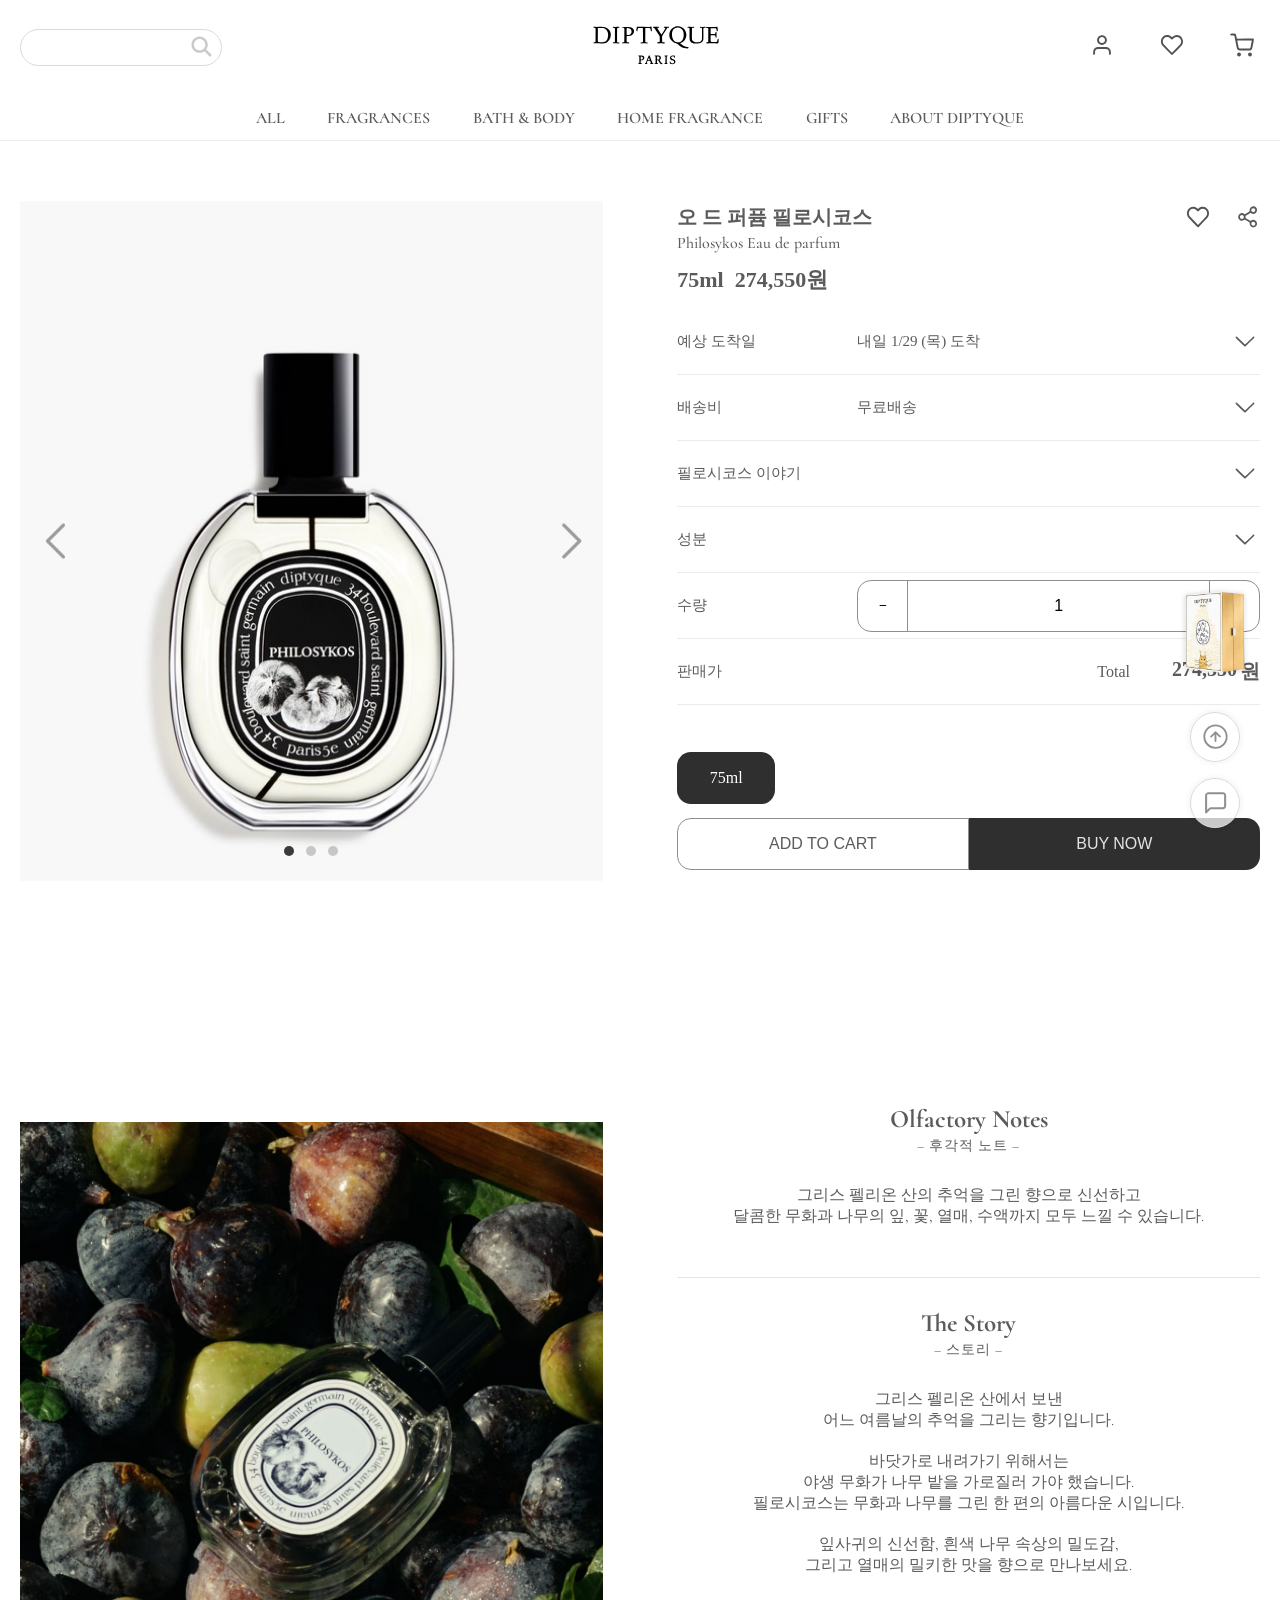
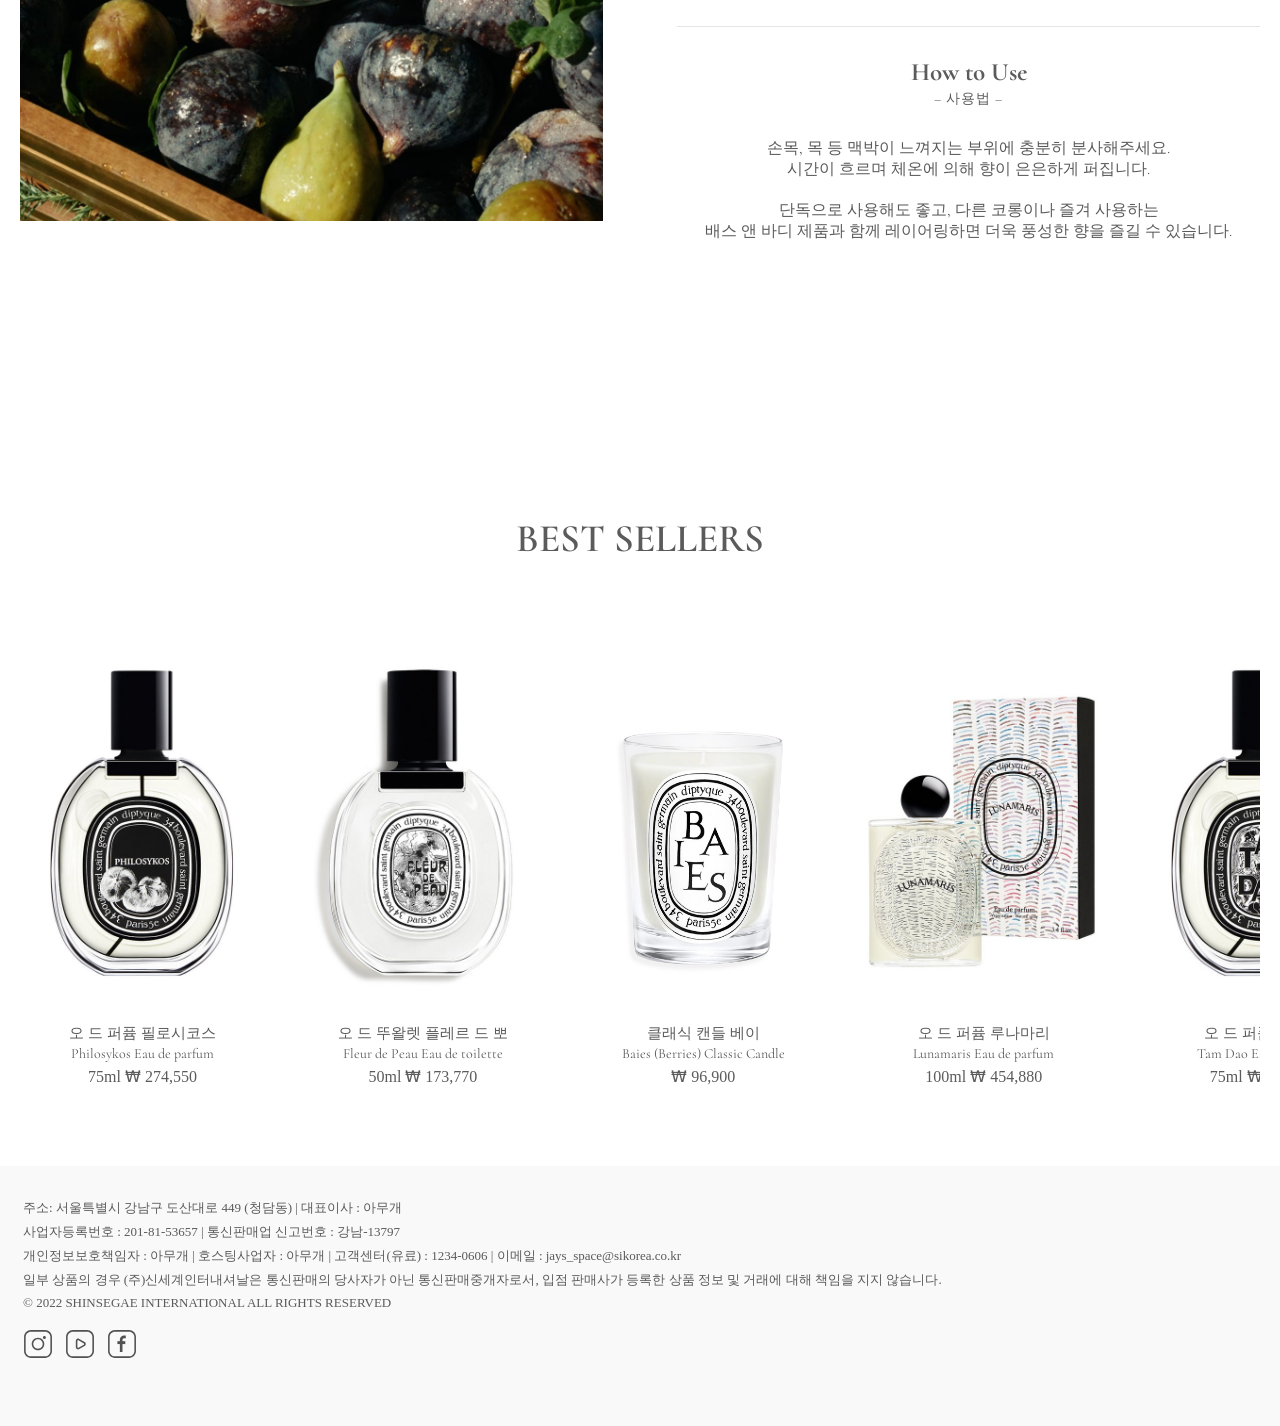
<file: detail_goods.html>
<!DOCTYPE html>
<html lang="ko-KR">

<head>
    <meta charset="UTF-8">
    <meta name="viewport" content="width=device-width, initial-scale=1.0">
    <title>detail_goods</title>
    <link rel="stylesheet" href="styles/detail_goods.css">
    <link rel="icon" href="svg/pavicon.svg">

    <!-- 구글 폰트 열결 -->
    <link rel="preconnect" href="https://fonts.googleapis.com">
    <link rel="preconnect" href="https://fonts.gstatic.com" crossorigin>
    <link href="https://fonts.googleapis.com/css2?family=Cormorant:wght@400;500;600;700&display=swap" rel="stylesheet">


    <!-- Link Swiper's CSS -->
    <link rel="stylesheet" href="https://cdn.jsdelivr.net/npm/swiper@11/swiper-bundle.min.css" />


</head>

<body>
    <header>
        <div class="m_menu">
            <div class="hamburger2">
                <img src="svg/menu.svg" alt="메뉴" class="hamburger-img2">
            </div>
            <nav class="header_nav2">
                <ul>
                    <li><a href="all.html">ALL</a></li>
                    <li>
                        <a href="#">FRAGRANCES</a>
                        <div class="submenu2">
                            <ul>
                                <li class="menu-title">CATEGORIES</li>
                                <li>Exclusive perfumes</li>
                                <li>Eaux de parfum</li>
                                <li>Eaux de toilette</li>
                                <li>Solid perfumes</li>
                                <li class="menu-title menu-title2">COLLECTIONS</li>
                                <li><a href="Philosykos.html">Philosykos</a></li>
                                <li><a href="fleurdepeau.html">Fleur De Peau</a></li>
                                <li><a href="">Eau des Sens</a></li>
                                <li><a href="">Doson</a></li>
                                <li><a href="">L'Eau Papier</a></li>
                                <li><a href="">Orphéon</a></li>
                                <li><a href="">Tam Dao</a></li>
                            </ul>


                        </div>
                    </li>
                    <li>
                        <a href="#">BATH & BODY</a>
                        <div class="submenu2">
                            <ul>
                                <li class="menu-title">BATH & SHOWER</li>
                                <li>Body & Hand Wash</li>
                                <li>Shower Gel & Oil</li>
                                <li>Soap</li>
                                <li>Hair Care</li>
                                <li>Care Collection</li>
                                <li class="menu-title menu-title2">BODY & FACE</li>
                                <li>Body Cream</li>
                                <li>Body & Hand Lotion</li>
                                <li>Body Mist</li>
                                <li>Hand Cream</li>
                                <li>Hair Mist</li>

                            </ul>
                        </div>
                    </li>
                    <li>
                        <a href="#">HOME FRAGRANCE</a>
                        <div class="submenu2">
                            <ul>
                                <li class="menu-title">SCENTED CANDLES</li>
                                <li>Classic candles</li>
                                <li>Large candles</li>
                                <li>Small candles</li>
                                <li>Exclusive candles</li>
                                <li>Accessories</li>
                                <li>Reed diffusers</li>
                                <li class="menu-title  menu-title2">DIFFUSER & SPRAY</li>
                                <li>Car diffusers</li>
                                <li>Electric diffusers</li>
                                <li>Eau des Sens</li>
                                <li>Sprays</li>
                                <li>Refills</li>
                            </ul>
                        </div>
                    </li>
                    <li>
                        <a href="#">GIFTS</a>
                        <div class="submenu2">
                            <ul>
                                <li class="menu-title">LIMITED EDITION</li>
                                <li>Holiday collection</li>
                                <li>Personalised Engraving</li>
                                <li>Sets to compose</li>
                                <li>Little Treasures</li>
                                <li class="menu-title menu-title2">SELECT A GIFT</li>
                                <li>Best sellers</li>
                                <li>Decoration</li>
                                <li>Gift Sets</li>
                            </ul>
                        </div>
                    </li>
                    <li><a href="about.html">ABOUT DIPTYQUE</a></li>
                </ul>
            </nav>

            <script>
                const hamburger2 = document.querySelector('.hamburger2');
                const nav2 = document.querySelector('.header_nav2');
                const hamburgerImg2 = document.querySelector('.hamburger-img2');

                hamburger2.addEventListener('click', () => {
                    nav2.classList.toggle('active');

                    // 햄버거 이미지 → X 이미지 전환
                    if (nav2.classList.contains('active')) {
                        hamburgerImg2.src = 'svg/x.svg'; // 메뉴 열림 시 X 버튼
                    } else {
                        hamburgerImg2.src = 'svg/menu.svg'; // 메뉴 닫힘 시 햄버거 버튼
                    }
                });

                // 서브메뉴 토글
                const menuItems2 = document.querySelectorAll('.header_nav2 > ul > li > a');

                menuItems2.forEach(item => {
                    item.addEventListener('click', function (e) {
                        const submenu = this.nextElementSibling;
                        if (submenu && submenu.classList.contains('submenu2')) {
                            e.preventDefault();
                            submenu.classList.toggle('active');
                        }
                    });
                });
            </script>



        </div>
        <div class="logo_container">
            <div class="search">
                <input type="text">
                <button class="search_button"><img src="svg/search.svg" alt=""></button>
            </div>
            <div class="logo_img"><a href="index.html"><img src="svg/LOGO3_대문자.svg" alt=""></a></div>
            <div class="header_icon">
                <div class="header_icon_1"><img src="svg/user.svg" alt=""></div>
                <div class="header_icon_1 icon_heart"><img src="svg/heart.svg" alt=""></div>
                <div class="header_icon_1"><img src="svg/shopping.svg" alt=""></div>
            </div>

        </div>
        <nav class="header_nav">
            <ul>
                <li><a href="all.html">ALL</a></li>
                <li><a href="">FRAGRANCES</a>
                    <div class="submenu">
                        <div class="menu3_between">
                            <div class="menu3_flex">
                                <div class="menu3">CATEGORIES
                                    <ul>
                                        <li>Exclusive perfumes</li>
                                        <li>Eaux de parfum</li>
                                        <li>Eaux de toilette</li>
                                        <li>Solid perfumes</li>
                                    </ul>
                                </div>
                                <div class="menu3">COLLECTIONS
                                    <ul>
                                        <li><a href="Philosykos.html">Philosykos</a></li>
                                        <li><a href="fleurdepeau.html">Fleur De Peau</a></li>
                                        <li><a href="">Orphéon</a></li>
                                        <li><a href="">Eau des Sens</a></li>
                                        <li><a href="">Doson</a></li>
                                        <li><a href="">L'Eau Papier</a></li>
                                        <li><a href="">Tam Dao</a></li>
                                    </ul>
                                </div>
                            </div>
                            <div class="img00 img01"><img src="img/img001.jpg" alt=""></div>
                        </div>
                    </div>
                </li>

                <li><a href="">BATH & BODY</a>
                    <div class="submenu">
                        <div class="menu3_between">
                            <div class="menu3_flex">
                                <div class="menu3">BATH & SHOWER
                                    <ul>
                                        <li>Body & Hand Wash</li>
                                        <li>Shower Gel & Oil</li>
                                        <li>Soap</li>
                                        <li>Hair Care</li>
                                        <li>Care Collection</li>
                                    </ul>
                                </div>
                                <div class="menu3">BODY & FACE
                                    <ul>
                                        <li>Body Cream</li>
                                        <li>Body & Hand Lotion</li>
                                        <li>Body Mist</li>
                                        <li>Hand Cream</li>
                                        <li>Hair Mist</li>
                                    </ul>
                                </div>
                            </div>
                            <div class="img00 img02"><img src="img/img002.jpg" alt=""></div>
                        </div>
                    </div>

                </li>
                <li><a href="">HOME FRAGRANCE</a>
                    <div class="submenu">
                        <div class="menu3_between">
                            <div class="menu3_flex">
                                <div class="menu3">SCENTED CANDLES
                                    <ul>
                                        <li>Classic candles</li>
                                        <li>Large candles</li>
                                        <li>Small candles</li>
                                        <li>Exclusive candles</li>
                                        <li>Accessories</li>
                                    </ul>
                                </div>
                                <div class="menu3">DIFFUSER & SPRAY
                                    <ul>
                                        <li>Reed diffusers</li>
                                        <li>Car diffusers</li>
                                        <li>Electric diffusers</li>
                                        <li>Eau des Sens</li>
                                        <li>Sprays</li>
                                        <li>Refills</li>
                                    </ul>
                                </div>
                            </div>
                            <div class="img00 img03"><img src="img/img003.jpg" alt=""></div>
                        </div>
                    </div>
                </li>
                <li><a href="">GIFTS</a>
                    <div class="submenu">
                        <div class="menu3_between">
                            <div class="menu3_flex">
                                <div class="menu3">LIMITED EDITION
                                    <ul>
                                        <li>Holiday collection</li>
                                        <li>Personalised Engraving</li>
                                        <li>Sets to compose</li>
                                        <li>Little Treasures</li>
                                    </ul>
                                </div>
                                <div class="menu3">SELECT A GIFT
                                    <ul>
                                        <li>Best sellers</li>
                                        <li>Decoration</li>
                                        <li>Gift Sets</li>
                                    </ul>
                                </div>
                            </div>
                            <div class="img00 img01"><img src="img/img_004.jpg" alt=""></div>
                        </div>
                    </div>
                </li>
                <li><a href="about.html">ABOUT DIPTYQUE</a></li>
            </ul>
        </nav>
    </header>

    <div class="container">
        <div class="section00"></div>
        <div class="section01">
            <!-- sec1_1:제품이미지+텍스트  -->
            <div class="sec1_1">
                <!-- 제품이미지 -->
                <div class="p_swiper">
                    <div class="swiper mySwiper">
                        <div class="swiper-wrapper">
                            <div class="swiper-slide"><img src="p_img/philosykos-eau-de-parfu.jpg"></div>
                            <div class="swiper-slide"><img src="p_img/philosykos-eau-de-parfu2.jpg"></div>
                            <div class="swiper-slide"><img src="p_img/philosykos-eau-de-parfu3.jpg"></div>
                        </div>

                        <!-- SVG 버튼 -->
                        <div class="swiper-button-next1"><img src="svg/icons8_rightx.png" alt=""></div>
                        <div class="swiper-button-prev1"><img src="svg/icons8_leftx.png" alt=""></div>

                        <!-- 페이지네이션 -->
                        <div class="swiper-pagination1"></div>
                        <!-- Swiper 11 JS -->
                        <script src="https://cdn.jsdelivr.net/npm/swiper@11/swiper-bundle.min.js"></script>
                        <script>
                            const swiper = new Swiper(".mySwiper", {
                                loop: true,
                                slidesPerView: 1, // 한 번에 1장만 보이도록
                                spaceBetween: 10, // 슬라이드 사이 간격 제거
                                navigation: {
                                    nextEl: ".swiper-button-next1",
                                    prevEl: ".swiper-button-prev1",
                                },
                                pagination: {
                                    el: ".swiper-pagination1",
                                    clickable: true,
                                },
                                autoplay: {
                                    delay: 3000,
                                    disableOnInteraction: false,
                                },
                            });
                        </script>
                    </div>
                </div>


                <!-- 제품이미지 옆 텍스트 -->
                <div class="sec1_text_wrap">
                    <div class="text_both text_both1">
                        <div class="text_left">
                            <h1>오 드 퍼퓸 필로시코스</h1>
                        </div>
                        <div class="text_right">
                            <img src="svg/heart.svg" alt="">
                            <img src="svg/share.svg" alt="">
                        </div>
                    </div>
                    <h4>Philosykos Eau de parfum</h4>
                    <h3>75ml &nbsp;274,550원</h3>
                    <div class="text_both">
                        <div class="text_left">
                            <h2>예상 도착일</h2>
                            <h5 class="h2_2">내일 1/29 (목) 도착</h5>
                        </div>
                        <div class="text_right">
                            <img src="svg/down.svg" alt="" class="down_icon">
                        </div>
                    </div>
                    <div class="text_both">
                        <div class="text_left">
                            <h2>배송비</h2>
                            <h5 class="h2_2">무료배송</h5>
                        </div>
                        <div class="text_right">
                            <img src="svg/down.svg" alt="" class="down_icon">
                        </div>
                    </div>
                    <div class="text_both">
                        <div class="text_left">
                            <h2>필로시코스 이야기</h2>
                        </div>
                        <div class="text_right">
                            <img src="svg/down.svg" alt="" class="down_icon">
                        </div>
                    </div>
                    <div class="text_both">
                        <div class="text_left">
                            <h2>성분</h2>
                        </div>
                        <div class="text_right">
                            <img src="svg/down.svg" alt="" class="down_icon">
                        </div>
                    </div>
                    <div class="text_both">
                        <div class="text_left">
                            <h2>수량</h2>
                        </div>
                        <div class="text_right quantity1">
                            <div class="quantity ">
                                <button id="minus">−</button>
                                <input type="text" id="quantity" value="1" readonly>
                                <button id="plus">＋</button>
                            </div>
                        </div>
                    </div>
                    <div class="text_both">
                        <div class="text_left">
                            <h2>판매가</h2>
                        </div>
                        <div class="text_right">
                            <h2>Total</h2>
                            <div class="price-box">
                                <h2 id="total-price">274,550</h2>
                                <p>원</p>
                            </div>
                        </div>
                        <script>
                            const pricePerItem = 274550; // 개당 가격
                            const quantityInput = document.getElementById('quantity');
                            const totalPrice = document.getElementById('total-price');
                            const plusBtn = document.getElementById('plus');
                            const minusBtn = document.getElementById('minus');

                            plusBtn.addEventListener('click', () => {
                                let qty = parseInt(quantityInput.value);
                                qty++;
                                quantityInput.value = qty;
                                updatePrice(qty);
                            });

                            minusBtn.addEventListener('click', () => {
                                let qty = parseInt(quantityInput.value);
                                if (qty > 1) {
                                    qty--;
                                    quantityInput.value = qty;
                                    updatePrice(qty);
                                }
                            });

                            function updatePrice(qty) {
                                const total = pricePerItem * qty;
                                totalPrice.textContent = total.toLocaleString(); // 3자리마다 콤마
                            }
                        </script>

                    </div>
                    <div class="ml_check">75ml</div>
                    <div class="purchase">
                        <button><a href=""></a>ADD TO CART</button>
                        <button>BUY NOW</button>
                    </div>
                </div>
            </div>
        </div>



        <div class="section02">
            <div class="sec2_1">
                <div class="sec2_img"><img src="img/Philosykos2.jpg" alt=""></div>
                <div class="sec2_text_warp">
                    <div class="sec2_text1">
                        <div class="content1">Olfactory Notes</div>
                        <div class="content2">&ndash; 후각적 노트 &ndash;</div>
                        <div class="content3">
                            그리스 펠리온 산의 추억을 그린 향으로 신선하고<br>
                            달콤한 무화과 나무의 잎, 꽃, 열매, 수액까지 모두 느낄 수 있습니다.
                        </div>
                        <div class="content3_1">
                            그리스 펠리온 산의 추억을 그린 향으로<br>
                            신선하고 달콤한 무화과 나무의 잎, 꽃, 열매,<br>
                            수액까지 모두 느낄 수 있습니다.<br>
                        </div>
                    </div>
                    <div class="sec2_text1">
                        <div class="content1">The Story</div>
                        <div class="content2">&ndash; 스토리 &ndash;</div>
                        <div class="content3">
                            그리스 펠리온 산에서 보낸<br>
                            어느 여름날의 추억을 그리는 향기입니다.<br><br>

                            바닷가로 내려가기 위해서는<br>
                            야생 무화가 나무 밭을 가로질러 가야 했습니다.<br>
                            필로시코스는 무화과 나무를 그린 한 편의 아름다운 시입니다.<br><br>

                            잎사귀의 신선함, 흰색 나무 속상의 밀도감,<br>
                            그리고 열매의 밀키한 맛을 향으로 만나보세요.
                        </div>
                        <div class="content3_1">
                            그리스 펠리온 산에서 보낸<br>
                            어느 여름날의 추억을 그리는 향기입니다.<br>
                            바닷가로 내려가기 위해서는<br>
                            야생 무화가 나무 밭을 가로질러<br>
                            가야 했습니다.<br><br>

                            필로시코스는 무화과 나무를 그린<br>
                            한 편의 아름다운 시입니다.<br>
                            잎사귀의 신선함, 흰색 나무 속상의 밀도감,<br>
                            열매의 밀키한 맛을 향으로 만나보세요.
                        </div>
                    </div>

                    <div class="sec2_text1">
                        <div class="content1">How to Use</div>
                        <div class="content2">&ndash; 사용법 &ndash;</div>
                        <div class="content3">
                            손목, 목 등 맥박이 느껴지는 부위에 충분히 분사해주세요.<br>
                            시간이 흐르며 체온에 의해 향이 은은하게 퍼집니다.<br><br>
                            단독으로 사용해도 좋고, 다른 코롱이나 즐겨 사용하는<br>
                            배스 앤 바디 제품과 함께 레이어링하면 더욱 풍성한 향을 즐길 수 있습니다.<br> </div>
                        <div class="content3_1">
                            손목, 목 등 맥박이 느껴지는 부위에<br>
                            충분히 분사해주세요.<br>
                            시간이 흐르며 체온에 의해<br>
                            향이 은은하게 퍼집니다.<br><br>

                            단독으로 사용해도 좋고,<br>
                            다른 코롱이나 즐겨 사용하는<br>
                            배스 앤 바디 제품과 함께 레이어링하면<br>
                            더욱 풍성한 향을 즐길 수 있습니다.<br> </div>
                    </div>
                </div>
            </div>
        </div>
    </div>
    <section class="section08"></section>
    <div class="section09">
        <div class="sec1_title">
            <h1>BEST SELLERS</h1>
        </div>
        <!-- Swiper -->
        <div class="swiper bestSwiper">
            <div class="swiper-wrapper">
                <div class="swiper-slide">
                    <div class="s1_product">
                        <img src="p_img/오-드-퍼퓸-필로시코스-75ml.jpg" alt="">
                        <h2>오 드 퍼퓸 필로시코스</h2>
                        <h3>Philosykos Eau de parfum</h3>
                        <h4>75ml ₩ 274,550</h4>
                    </div>
                </div>
                <div class="swiper-slide">
                    <div class="s1_product">
                        <img src="p_img/오-드-뚜왈렛-플레르-드-뽀-50ml.jpg" alt="">
                        <h2>오 드 뚜왈렛 플레르 드 뽀</h2>
                        <h3>Fleur de Peau Eau de toilette</h3>
                        <h4>50ml ₩ 173,770</h4>
                    </div>
                </div>
                <div class="swiper-slide">
                    <div class="s1_product">
                        <img src="p_img/Baies_Classic_Candle1.jpg" alt="">
                        <h2>클래식 캔들 베이</h2>
                        <h3>Baies (Berries) Classic Candle</h3>
                        <h4>₩ 96,900</h4>
                    </div>
                </div>
                <div class="swiper-slide">
                    <div class="s1_product">
                        <img src="p_img/오-드-퍼퓸-루나마리-100mL.jpg" alt="">
                        <h2>오 드 퍼퓸 루나마리</h2>
                        <h3>Lunamaris Eau de parfum</h3>
                        <h4>100ml ₩ 454,880</h4>
                    </div>
                </div>
                <div class="swiper-slide">
                    <div class="s1_product">
                        <img src="p_img/오-드-퍼퓸-탐-다오-75ml.jpg" alt="">
                        <h2>오 드 퍼퓸 탐 다오</h2>
                        <h3>Tam Dao Eau de parfum</h3>
                        <h4>75ml ₩ 274,550</h4>
                    </div>
                </div>
                <div class="swiper-slide">
                    <div class="s1_product">
                        <img src="p_img/리미티드-오-드-퍼퓸-디스커버리-세트-5-X-7.5ml.jpg" alt="">
                        <h2>리미티드 오 드 퍼퓸 디스커버리 세트</h2>
                        <h3>Fragrance set</h3>
                        <h4>7.5ml ₩ 214,000</h4>
                    </div>
                </div>
                <div class="swiper-slide">
                    <div class="s1_product">
                        <img src="p_img/오-드-퍼퓸-플레르-드-뽀-75ml.jpg" alt="">
                        <h2>오 드 퍼퓸 플레르 드 뽀</h2>
                        <h3>Fleur de Peau de parfum</h3>
                        <h4>75ml ₩ 274,550</h4>
                    </div>
                </div>
            </div>
        </div>
        <!-- Swiper JS -->
        <script src="https://cdn.jsdelivr.net/npm/swiper@11/swiper-bundle.min.js"></script>

        <!-- Initialize Swiper -->
        <script>
            var bestSwiper = new Swiper(".bestSwiper", {
                slidesPerView: 2.4,     // 모바일
                spaceBetween: 8,         // 화면 폭과 맞춰 조정
                freeMode: false,         // 끝점 스냅
                breakpoints: {
                    481: {
                        slidesPerView: 4.6,
                        spaceBetween: 30
                    }
                }
            });
        </script>
    </div>




    <footer>
        <div class="foot_wrap">
            <ul>
                <li>주소: 서울특별시 강남구 도산대로 449 (청담동) | 대표이사 : 아무개 </li>
                <li>사업자등록번호 : 201-81-53657 | 통신판매업 신고번호 : 강남-13797</li>
                <li>개인정보보호책임자 : 아무개 | 호스팅사업자 : 아무개 | 고객센터(유료) : 1234-0606 | 이메일 : jays_space@sikorea.co.kr</li>
                <li>일부 상품의 경우 (주)신세계인터내셔날은 통신판매의 당사자가 아닌 통신판매중개자로서, 입점 판매사가 등록한 상품 정보 및 거래에 대해 책임을 지지 않습니다.
                </li>
                <li>© 2022 SHINSEGAE INTERNATIONAL ALL RIGHTS RESERVED</li>
                <li>
                    <div class="footer_icon">
                        <div class="icon"><a href="https://www.instagram.com/diptyque/"><img src="svg/인스타그램.svg"
                                    alt=""></a></div>
                        <div class="icon"><a href="https://www.youtube.com/@DiptyqueParis"><img src="svg/유튜브.svg"
                                    alt=""></a></div>
                        <div class="icon"><a href=""><img src="svg/페이스북.svg" alt=""></a></div>
                    </div>
                </li>
            </ul>
        </div>
    </footer>
    <!-- 플로팅 버튼 영역 -->
    <div class="floating-buttons">
        <div class="floating_banner"><a href=""><img src="img/floating_banner.png" alt=""></a></div>
        <button id="topBtn"><img src="svg/top.svg" alt=""></button>
        <button id="msgBtn"><img src="svg/chat.svg" alt=""></button>
    </div>

    <script>
        // Top 버튼 클릭 시 상단으로 이동
        document.getElementById('topBtn').addEventListener('click', () => {
            window.scrollTo({ top: 0, behavior: 'smooth' });
        });

    </script>
</body>

</html>
</file>
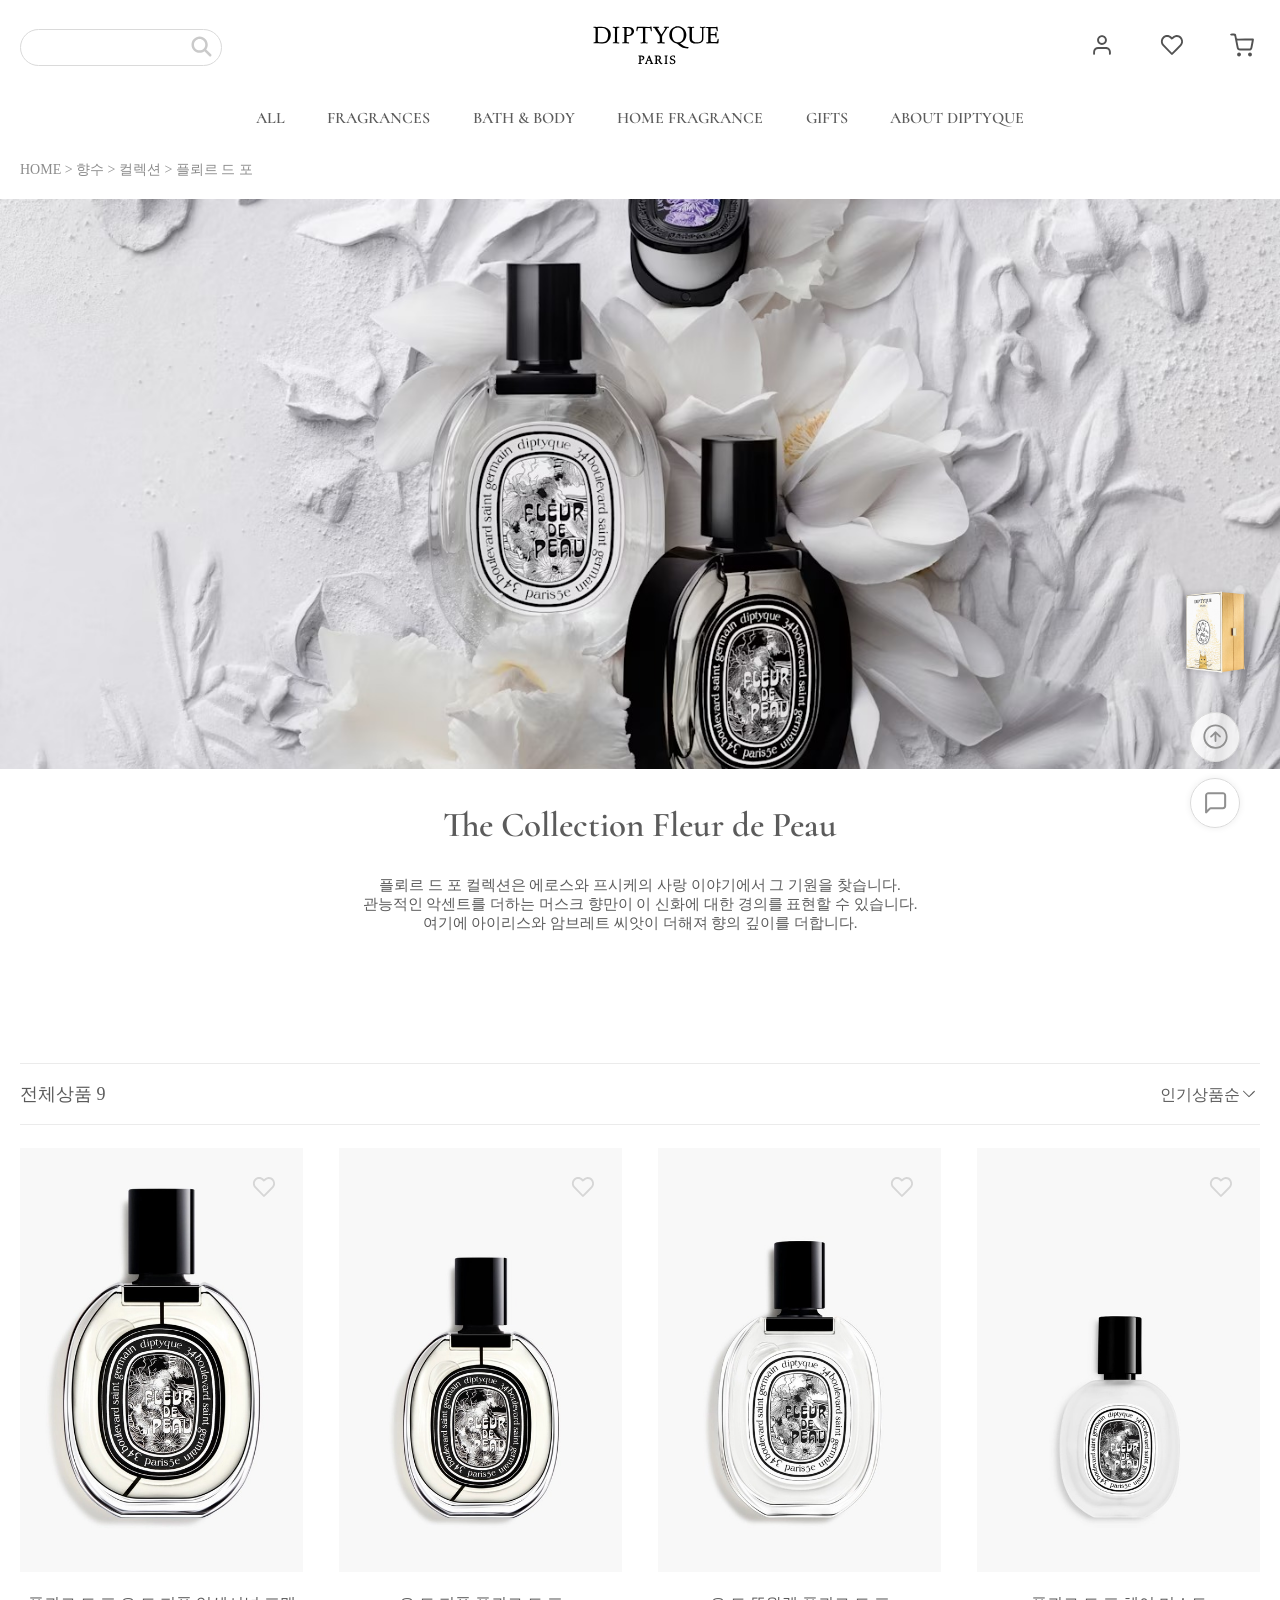
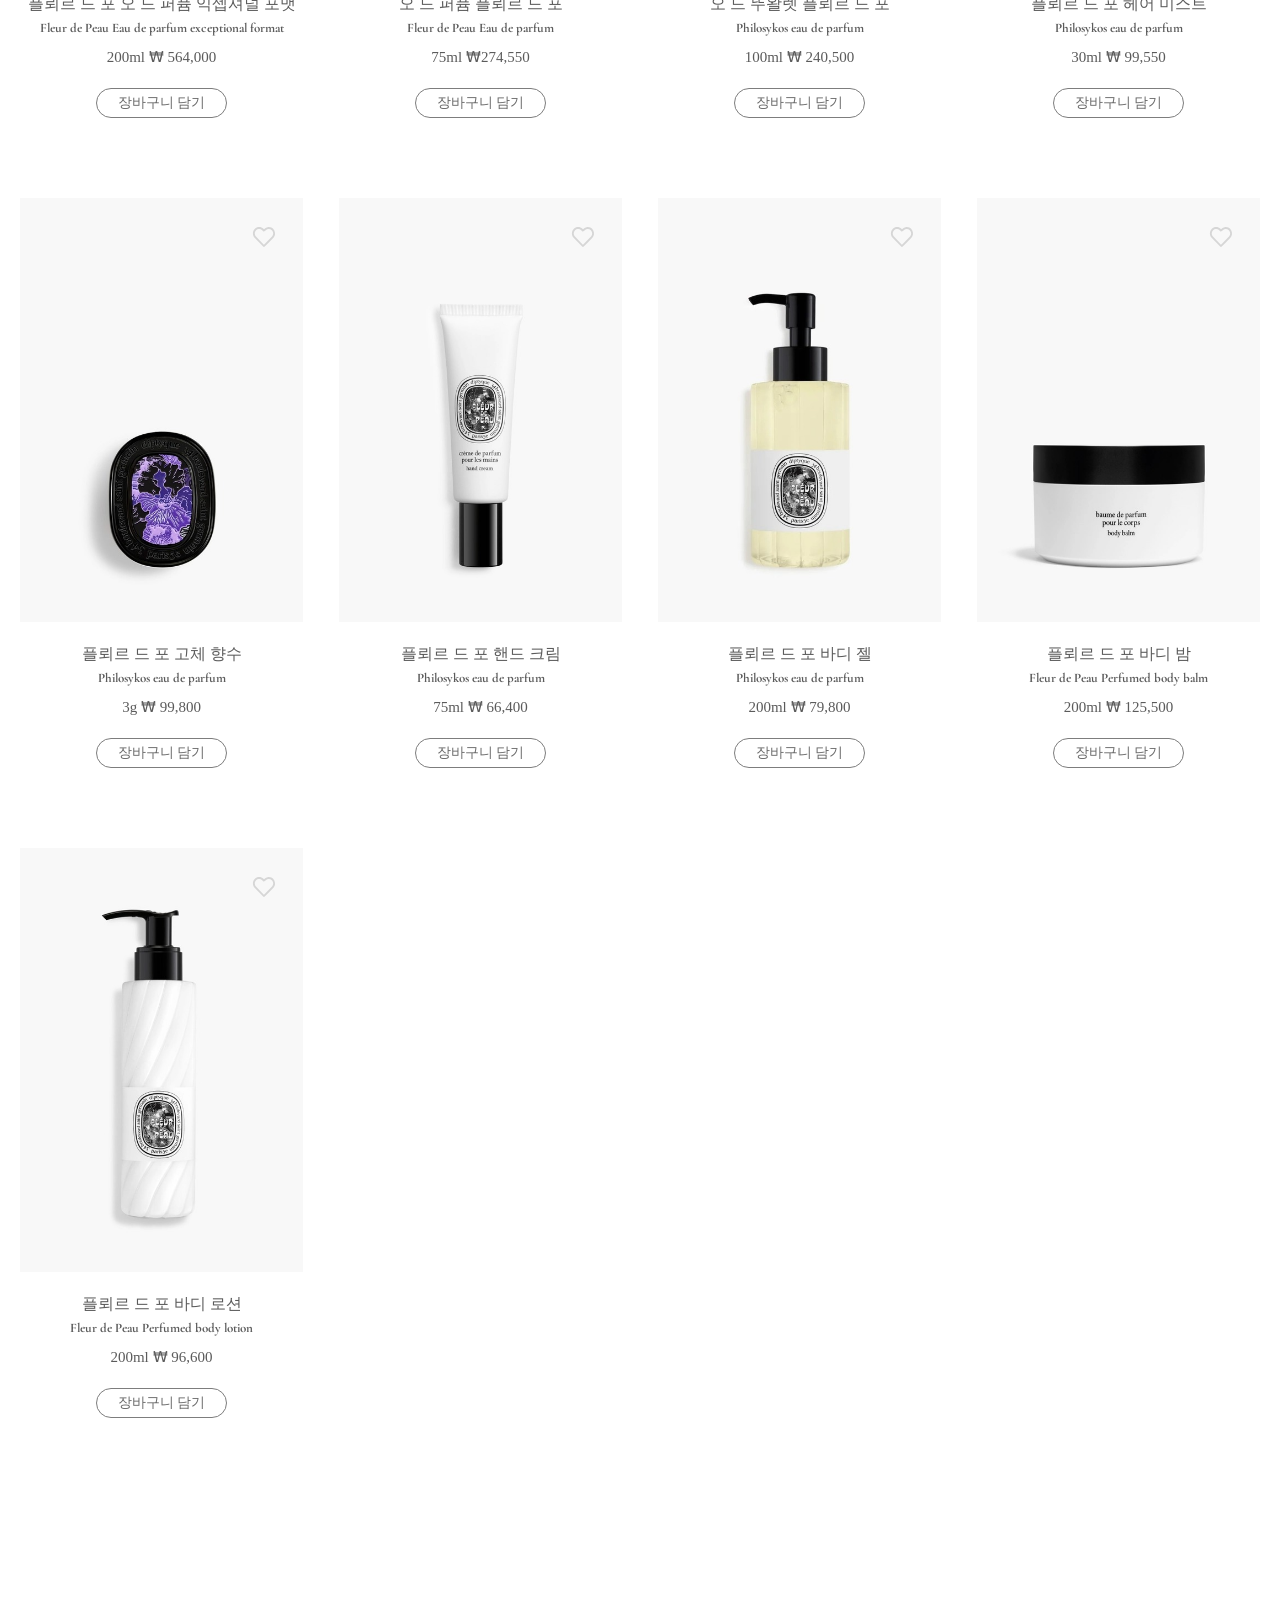
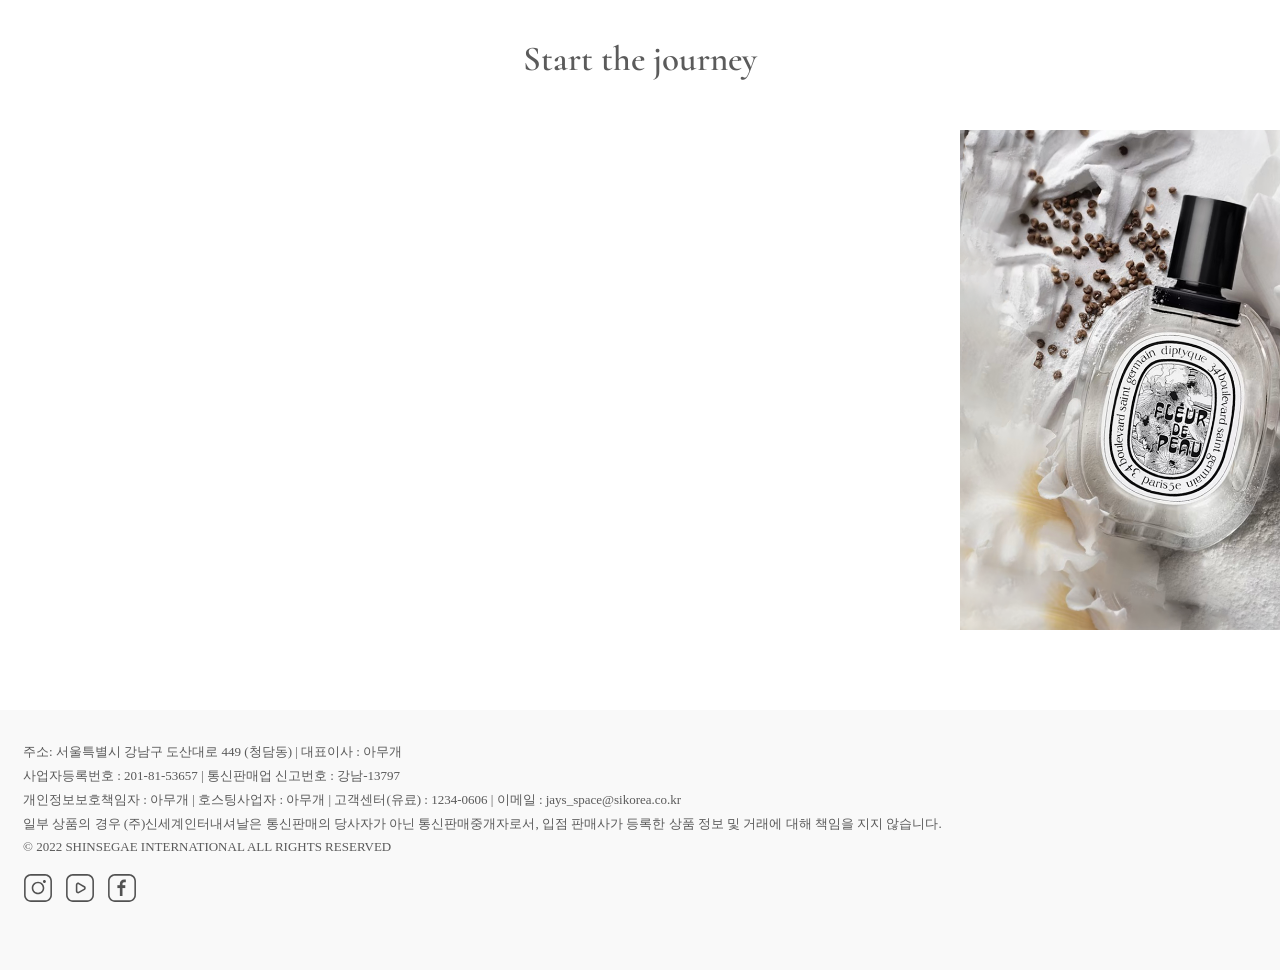
<file: fleurdepeau.html>
<!DOCTYPE html>
<html lang="ko-KR">

<head>
    <meta charset="UTF-8">
    <meta name="viewport" content="width=device-width, initial-scale=1.0">
    <title>fleurdepeau</title>
    <link rel="stylesheet" href="styles/fleurdepeau.css">
    <link rel="icon" href="svg/pavicon.svg">

    <!-- 구글 폰트 열결 -->
    <link rel="preconnect" href="https://fonts.googleapis.com">
    <link rel="preconnect" href="https://fonts.gstatic.com" crossorigin>
    <link href="https://fonts.googleapis.com/css2?family=Cormorant:wght@400;500;600;700&display=swap" rel="stylesheet">


    <!-- Link Swiper's CSS -->
    <link rel="stylesheet" href="https://cdn.jsdelivr.net/npm/swiper@11/swiper-bundle.min.css" />

</head>

<body>
    <header>
        <div class="m_menu">
            <div class="hamburger2">
                <img src="svg/menu.svg" alt="메뉴" class="hamburger-img2">
            </div>
            <nav class="header_nav2">
                <ul>
                    <li><a href="all.html">ALL</a></li>
                    <li>
                        <a href="#">FRAGRANCES</a>
                        <div class="submenu2">
                            <ul>
                                <li class="menu-title">CATEGORIES</li>
                                <li>Exclusive perfumes</li>
                                <li>Eaux de parfum</li>
                                <li>Eaux de toilette</li>
                                <li>Solid perfumes</li>
                                <li class="menu-title menu-title2">COLLECTIONS</li>
                                <li><a href="Philosykos.html">Philosykos</a></li>
                                <li><a href="fleurdepeau.html">Fleur De Peau</a></li>
                                <li><a href="">Eau des Sens</a></li>
                                <li><a href="">Doson</a></li>
                                <li><a href="">L'Eau Papier</a></li>
                                <li><a href="">Orphéon</a></li>
                                <li><a href="">Tam Dao</a></li>
                            </ul>


                        </div>
                    </li>
                    <li>
                        <a href="#">BATH & BODY</a>
                        <div class="submenu2">
                            <ul>
                                <li class="menu-title">BATH & SHOWER</li>
                                <li>Body & Hand Wash</li>
                                <li>Shower Gel & Oil</li>
                                <li>Soap</li>
                                <li>Hair Care</li>
                                <li>Care Collection</li>
                                <li class="menu-title menu-title2">BODY & FACE</li>
                                <li>Body Cream</li>
                                <li>Body & Hand Lotion</li>
                                <li>Body Mist</li>
                                <li>Hand Cream</li>
                                <li>Hair Mist</li>

                            </ul>
                        </div>
                    </li>
                    <li>
                        <a href="#">HOME FRAGRANCE</a>
                        <div class="submenu2">
                            <ul>
                                <li class="menu-title">SCENTED CANDLES</li>
                                <li>Classic candles</li>
                                <li>Large candles</li>
                                <li>Small candles</li>
                                <li>Exclusive candles</li>
                                <li>Accessories</li>
                                <li>Reed diffusers</li>
                                <li class="menu-title  menu-title2">DIFFUSER & SPRAY</li>
                                <li>Car diffusers</li>
                                <li>Electric diffusers</li>
                                <li>Eau des Sens</li>
                                <li>Sprays</li>
                                <li>Refills</li>
                            </ul>
                        </div>
                    </li>
                    <li>
                        <a href="#">GIFTS</a>
                        <div class="submenu2">
                            <ul>
                                <li class="menu-title">LIMITED EDITION</li>
                                <li>Holiday collection</li>
                                <li>Personalised Engraving</li>
                                <li>Sets to compose</li>
                                <li>Little Treasures</li>
                                <li class="menu-title menu-title2">SELECT A GIFT</li>
                                <li>Best sellers</li>
                                <li>Decoration</li>
                                <li>Gift Sets</li>
                            </ul>
                        </div>
                    </li>
                    <li><a href="about.html">ABOUT DIPTYQUE</a></li>
                </ul>
            </nav>

            <script>
                const hamburger2 = document.querySelector('.hamburger2');
                const nav2 = document.querySelector('.header_nav2');
                const hamburgerImg2 = document.querySelector('.hamburger-img2');

                hamburger2.addEventListener('click', () => {
                    nav2.classList.toggle('active');

                    // 햄버거 이미지 → X 이미지 전환
                    if (nav2.classList.contains('active')) {
                        hamburgerImg2.src = 'svg/x.svg'; // 메뉴 열림 시 X 버튼
                    } else {
                        hamburgerImg2.src = 'svg/menu.svg'; // 메뉴 닫힘 시 햄버거 버튼
                    }
                });

                // 서브메뉴 토글
                const menuItems2 = document.querySelectorAll('.header_nav2 > ul > li > a');

                menuItems2.forEach(item => {
                    item.addEventListener('click', function (e) {
                        const submenu = this.nextElementSibling;
                        if (submenu && submenu.classList.contains('submenu2')) {
                            e.preventDefault();
                            submenu.classList.toggle('active');
                        }
                    });
                });
            </script>



        </div>
        <div class="logo_container">
            <div class="search">
                <input type="text">
                <button class="search_button"><img src="svg/search.svg" alt=""></button>
            </div>
            <div class="logo_img"><a href="index.html"><img src="svg/LOGO3_대문자.svg" alt=""></a></div>
            <div class="header_icon">
                <div class="header_icon_1"><img src="svg/user.svg" alt=""></div>
                <div class="header_icon_1 icon_heart"><img src="svg/heart.svg" alt=""></div>
                <div class="header_icon_1"><img src="svg/shopping.svg" alt=""></div>
            </div>

        </div>
        <nav class="header_nav">
            <ul>
                <li><a href="all.html">ALL</a></li>
                <li><a href="">FRAGRANCES</a>
                    <div class="submenu">
                        <div class="menu3_between">
                            <div class="menu3_flex">
                                <div class="menu3">CATEGORIES
                                    <ul>
                                        <li>Exclusive perfumes</li>
                                        <li>Eaux de parfum</li>
                                        <li>Eaux de toilette</li>
                                        <li>Solid perfumes</li>
                                    </ul>
                                </div>
                                <div class="menu3">COLLECTIONS
                                    <ul>
                                        <li><a href="Philosykos.html">Philosykos</a></li>
                                        <li><a href="fleurdepeau.html">Fleur De Peau</a></li>
                                        <li><a href="">Orphéon</a></li>
                                        <li><a href="">Eau des Sens</a></li>
                                        <li><a href="">Doson</a></li>
                                        <li><a href="">L'Eau Papier</a></li>
                                        <li><a href="">Tam Dao</a></li>
                                    </ul>
                                </div>
                            </div>
                            <div class="img00 img01"><img src="img/img001.jpg" alt=""></div>
                        </div>
                    </div>
                </li>

                <li><a href="">BATH & BODY</a>
                    <div class="submenu">
                        <div class="menu3_between">
                            <div class="menu3_flex">
                                <div class="menu3">BATH & SHOWER
                                    <ul>
                                        <li>Body & Hand Wash</li>
                                        <li>Shower Gel & Oil</li>
                                        <li>Soap</li>
                                        <li>Hair Care</li>
                                        <li>Care Collection</li>
                                    </ul>
                                </div>
                                <div class="menu3">BODY & FACE
                                    <ul>
                                        <li>Body Cream</li>
                                        <li>Body & Hand Lotion</li>
                                        <li>Body Mist</li>
                                        <li>Hand Cream</li>
                                        <li>Hair Mist</li>
                                    </ul>
                                </div>
                            </div>
                            <div class="img00 img02"><img src="img/img002.jpg" alt=""></div>
                        </div>
                    </div>

                </li>
                <li><a href="">HOME FRAGRANCE</a>
                    <div class="submenu">
                        <div class="menu3_between">
                            <div class="menu3_flex">
                                <div class="menu3">SCENTED CANDLES
                                    <ul>
                                        <li>Classic candles</li>
                                        <li>Large candles</li>
                                        <li>Small candles</li>
                                        <li>Exclusive candles</li>
                                        <li>Accessories</li>
                                    </ul>
                                </div>
                                <div class="menu3">DIFFUSER & SPRAY
                                    <ul>
                                        <li>Reed diffusers</li>
                                        <li>Car diffusers</li>
                                        <li>Electric diffusers</li>
                                        <li>Eau des Sens</li>
                                        <li>Sprays</li>
                                        <li>Refills</li>
                                    </ul>
                                </div>
                            </div>
                            <div class="img00 img03"><img src="img/img003.jpg" alt=""></div>
                        </div>
                    </div>
                </li>
                <li><a href="">GIFTS</a>
                    <div class="submenu">
                        <div class="menu3_between">
                            <div class="menu3_flex">
                                <div class="menu3">LIMITED EDITION
                                    <ul>
                                        <li>Holiday collection</li>
                                        <li>Personalised Engraving</li>
                                        <li>Sets to compose</li>
                                        <li>Little Treasures</li>
                                    </ul>
                                </div>
                                <div class="menu3">SELECT A GIFT
                                    <ul>
                                        <li>Best sellers</li>
                                        <li>Decoration</li>
                                        <li>Gift Sets</li>
                                    </ul>
                                </div>
                            </div>
                            <div class="img00 img01"><img src="img/img_004.jpg" alt=""></div>
                        </div>
                    </div>
                </li>
                <li><a href="about.html">ABOUT DIPTYQUE</a></li>
            </ul>
        </nav>
    </header>
    <div class="container">
        <div class="breadcrumb">
            <p>HOME > 향수 > 컬렉션 > 플뢰르 드 포</p>
        </div>
        <div class="section01">
            <div class="sec1_img"><img src="img/fleurdePeau.jpg" alt=""></div>
            <h1>The Collection Fleur de Peau</h1>
            <div class="sec1_text">
                <h3 class="w_sec1_text">플뢰르 드 포 컬렉션은 에로스와 프시케의 사랑 이야기에서 그 기원을 찾습니다.<br>
                    관능적인 악센트를 더하는 머스크 향만이 이 신화에 대한 경의를 표현할 수 있습니다.<br>
                    여기에 아이리스와 암브레트 씨앗이 더해져 향의 깊이를 더합니다.
                </h3>
                <h3 class="m_sec1_text">플뢰르 드 포 컬렉션은 에로스와 프시케의<br>사랑 이야기에서그 기원을 찾습니다.
                    관능적인 악센트를 더하는<br>머스크 향만이 이 신화에 대한 경의를 표현할 수 있습니다.<br>
                    여기에 아이리스와 암브레트 씨앗이 더해져 향의 깊이를 더합니다.
                </h3>       
            </div>
        </div>
        <div class="section01_1">
            <div class="section01_1_wrap">
                <h3>전체상품 <p class="all_number">9</p>
                </h3>
                <select id="sort" name="sort" class="custom-select">
                    <option value="recommend">인기상품순</option>
                    <option value="new">신상품순</option>
                    <option value="review">리뷰많은순</option>
                    <option value="low_price">낮은가격순</option>
                    <option value="high_price">높은가격순</option>
                    <option value="high_discount">높은할인순</option>
                    <option value="like">좋아요많은순</option>
                </select>
            </div>
        </div>
        <div class="section02">
            <div class="s1_product">
                <div class="img_overlay">
                    <img src="p_img/플뢰르 드포_오드 퍼퓸 익셉셔널 포맷.jpg" alt="" class="img_o">
                    <img src="p_img/플뢰르 드포_오드 퍼퓸 익셉셔널 포맷2.jpg" alt="" class="img_x">
                </div>
                <h2>플뢰르 드 포 오 드 퍼퓸 익셉셔널 포맷</h2>
                <h3>Fleur de Peau Eau de parfum exceptional format</h3>
                <h4>200ml ₩ 564,000 </h4>
                <button>장바구니 담기</button>
                <div class="heart_icon"><img src="svg/heart2.svg" alt=""></div>
            </div>
            <div class="s1_product">
                <div class="img_overlay">
                    <img src="p_img/플뢰르 드포 오드퍼퓸.jpg" alt="" class="img_o">
                    <img src="p_img/플뢰르 드포 오드퍼퓸2.jpg" alt="" class="img_x">
                </div>
                <h2>오 드 퍼퓸 플뢰르 드 포</h2>
                <h3>Fleur de Peau Eau de parfum</h3>
                <h4>75ml ₩274,550 </h4>
                <button>장바구니 담기</button>
                <div class="heart_icon"><img src="svg/heart2.svg" alt=""></div>
            </div>
            <div class="s1_product">
                <div class="img_overlay">
                    <img src="p_img/플뢰르 드포 오드뚜왈렛.jpg" alt="" class="img_o">
                    <img src="p_img/플뢰르 드포 오드뚜왈렛2.jpg" alt="" class="img_x">
                </div>
                <h2>오 드 뚜왈렛 플뢰르 드 포</h2>
                <h3>Philosykos eau de parfum</h3>
                <h4>100ml ₩ 240,500</h4>
                <button>장바구니 담기</button>
                <div class="heart_icon"><img src="svg/heart2.svg" alt=""></div>
            </div>
            <div class="s1_product">
                <div class="img_overlay">
                    <img src="p_img/플뢰르 드 포_헤어미스트.jpg" alt="" class="img_o">
                    <img src="p_img/플뢰르 드 포_헤어미스트2.jpg" alt="" class="img_x">
                </div>
                <h2>플뢰르 드 포 헤어 미스트</h2>
                <h3>Philosykos eau de parfum</h3>
                <h4>30ml ₩ 99,550</h4>
                <button>장바구니 담기</button>
                <div class="heart_icon"><img src="svg/heart2.svg" alt=""></div>
            </div>
        </div>

        <div class="section02">
            <div class="s1_product">
                <div class="img_overlay">
                    <img src="p_img/플뢰르 드 포_고체향수.jpg" alt="" class="img_o">
                    <img src="p_img/플뢰르 드 포_고체향수2.jpg" alt="" class="img_x">
                </div>
                <h2>플뢰르 드 포 고체 향수</h2>
                <h3>Philosykos eau de parfum</h3>
                <h4>3g ₩ 99,800</h4>
                <button>장바구니 담기</button>
                <div class="heart_icon"><img src="svg/heart2.svg" alt=""></div>
            </div>
            <div class="s1_product">
                <div class="img_overlay">
                    <img src="p_img/플뢰르 드 포_핸드크림.jpg" alt="" class="img_o">
                    <img src="p_img/플뢰르 드 포_핸드크림2.jpg" alt="" class="img_x">
                </div>
                <h2>플뢰르 드 포 핸드 크림</h2>
                <h3>Philosykos eau de parfum</h3>
                <h4>75ml ₩ 66,400</h4>
                <button>장바구니 담기</button>
                <div class="heart_icon"><img src="svg/heart2.svg" alt=""></div>
            </div>
            <div class="s1_product">
                <div class="img_overlay">
                    <img src="p_img/플뢰르 드 포_바디젤.jpg" alt="" class="img_o">
                    <img src="p_img/플뢰르 드 포_바디젤2.jpg" alt="" class="img_x">
                </div>
                <h2>플뢰르 드 포 바디 젤</h2>
                <h3>Philosykos eau de parfum</h3>
                <h4>200ml ₩ 79,800</h4>
                <button>장바구니 담기</button>
                <div class="heart_icon"><img src="svg/heart2.svg" alt=""></div>
            </div>
            <div class="s1_product">
                <div class="img_overlay">
                    <img src="p_img/플뢰르 드 포_바디밤.jpg" alt="" class="img_o">
                    <img src="p_img/플뢰르 드 포_바디밤2.jpg" alt="" class="img_x">
                </div>
                <h2>플뢰르 드 포 바디 밤</h2>
                <h3>Fleur de Peau Perfumed body balm</h3>
                <h4>200ml ₩ 125,500</h4>
                <button>장바구니 담기</button>
                <div class="heart_icon"><img src="svg/heart2.svg" alt=""></div>
            </div>
        </div>
        <div class="section02">
            <div class="s1_product">
                <div class="img_overlay">
                    <img src="p_img/플뢰르 드 포_바디로션.jpg" alt="" class="img_o">
                    <img src="p_img/플뢰르 드 포_바디로션2.jpg" alt="" class="img_x">
                </div>
                <h2>플뢰르 드 포 바디 로션</h2>
                <h3>Fleur de Peau Perfumed body lotion</h3>
                <h4>200ml ₩ 96,600</h4>
                <button>장바구니 담기</button>
                <div class="heart_icon"><img src="svg/heart2.svg" alt=""></div>
            </div>
            <div class="s1_product">   
            </div>
            <div class="s1_product">
            </div>
            <div class="s1_product">
            </div>
        </div>


        <div class="section03">
            <h1>Start the journey</h1>
            <div class="sec03_video_img">
                <video src="video/플뢰르 드포.mp4" autoplay loop muted></video>
                <img src="img/fleurdePeau2.png" alt="">
            </div>
        </div>
    </div>




    <footer>
        <div class="foot_wrap">
            <ul>
                <li>주소: 서울특별시 강남구 도산대로 449 (청담동) | 대표이사 : 아무개 </li>
                <li>사업자등록번호 : 201-81-53657 | 통신판매업 신고번호 : 강남-13797</li>
                <li>개인정보보호책임자 : 아무개 | 호스팅사업자 : 아무개 | 고객센터(유료) : 1234-0606 | 이메일 : jays_space@sikorea.co.kr</li>
                <li>일부 상품의 경우 (주)신세계인터내셔날은 통신판매의 당사자가 아닌 통신판매중개자로서, 입점 판매사가 등록한 상품 정보 및 거래에 대해 책임을 지지 않습니다.
                </li>
                <li>© 2022 SHINSEGAE INTERNATIONAL ALL RIGHTS RESERVED</li>
                <li>
                    <div class="footer_icon">
                        <div class="icon"><a href="https://www.instagram.com/diptyque/"><img src="svg/인스타그램.svg"
                                    alt=""></a></div>
                        <div class="icon"><a href="https://www.youtube.com/@DiptyqueParis"><img src="svg/유튜브.svg"
                                    alt=""></a></div>
                        <div class="icon"><a href=""><img src="svg/페이스북.svg" alt=""></a></div>
                    </div>
                </li>
            </ul>
        </div>
    </footer>
    <!-- 플로팅 버튼 영역 -->
    <div class="floating-buttons">
        <div class="floating_banner"><a href=""><img src="img/floating_banner.png" alt=""></a></div>
        <button id="topBtn"><img src="svg/top.svg" alt=""></button>
        <button id="msgBtn"><img src="svg/chat.svg" alt=""></button>
    </div>

    <script>
        // Top 버튼 클릭 시 상단으로 이동
        document.getElementById('topBtn').addEventListener('click', () => {
            window.scrollTo({ top: 0, behavior: 'smooth' });
        });

    </script>
</body>

</html>
</file>
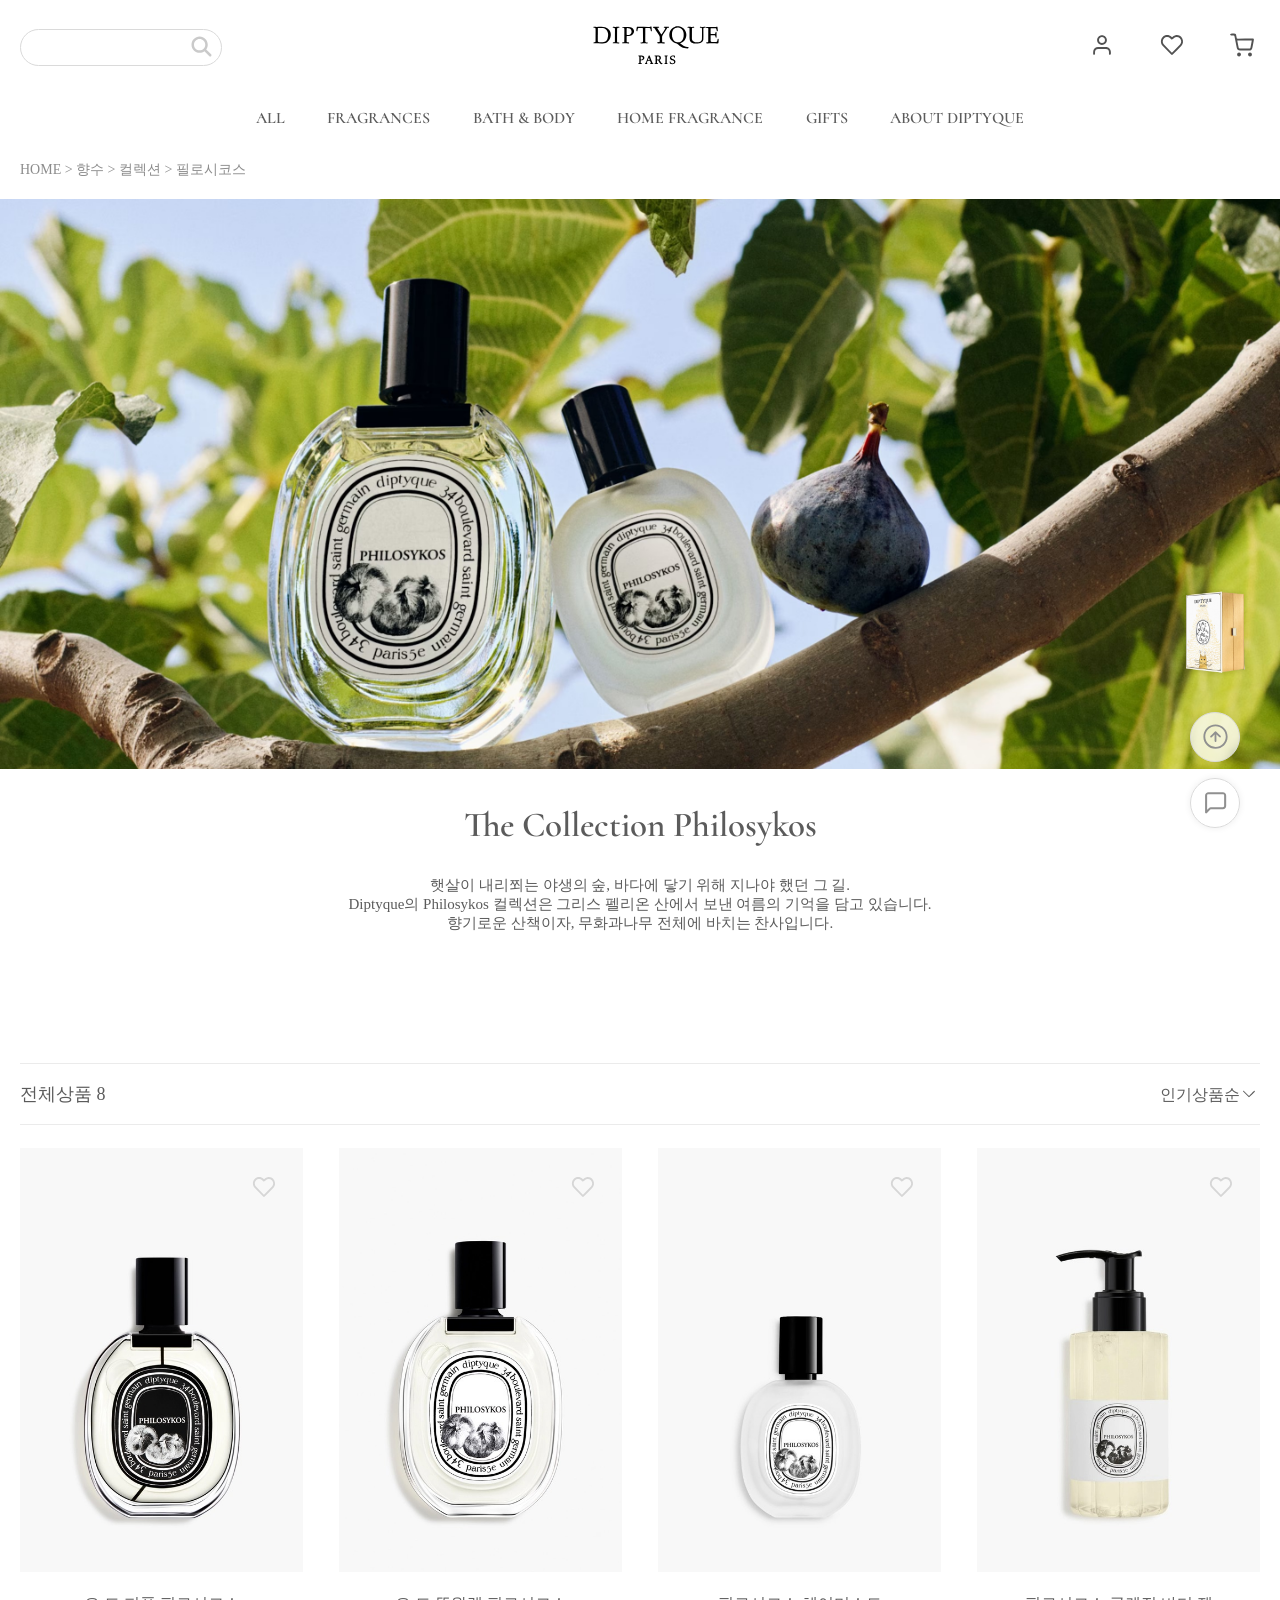
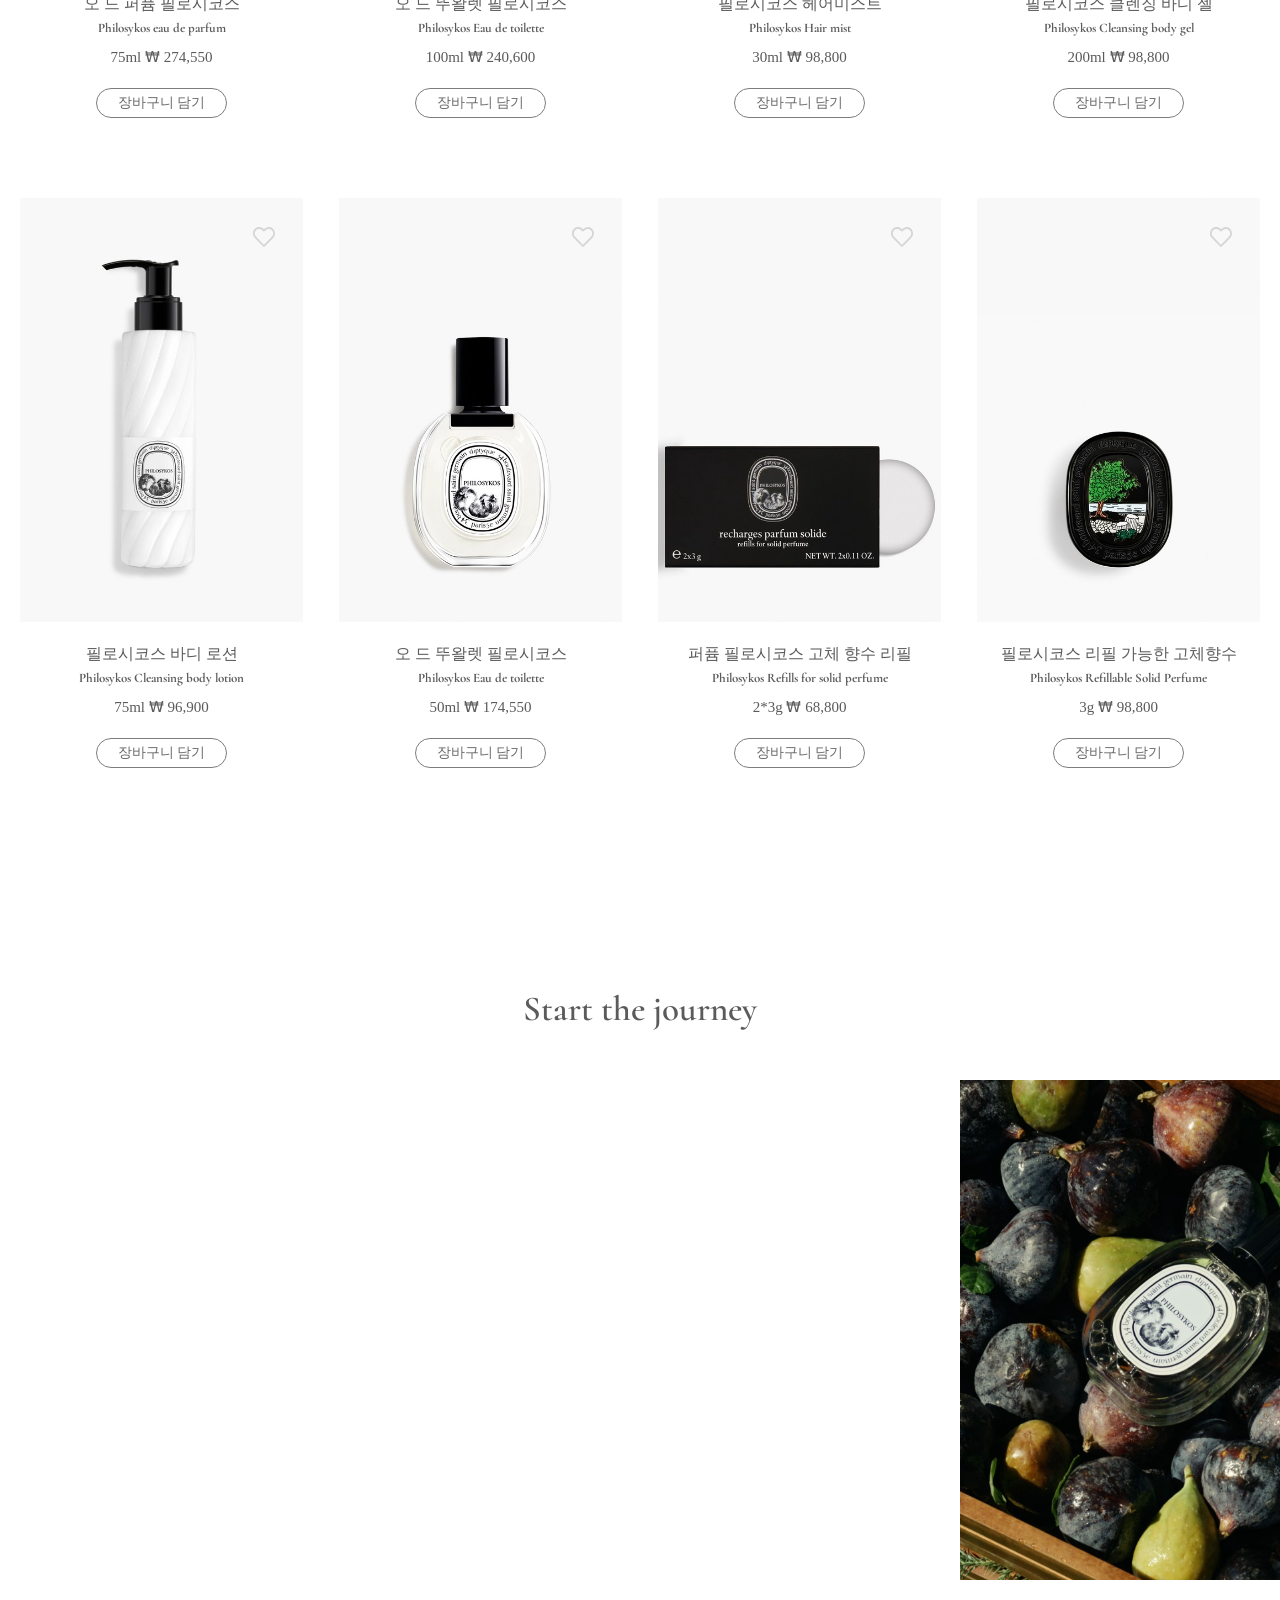
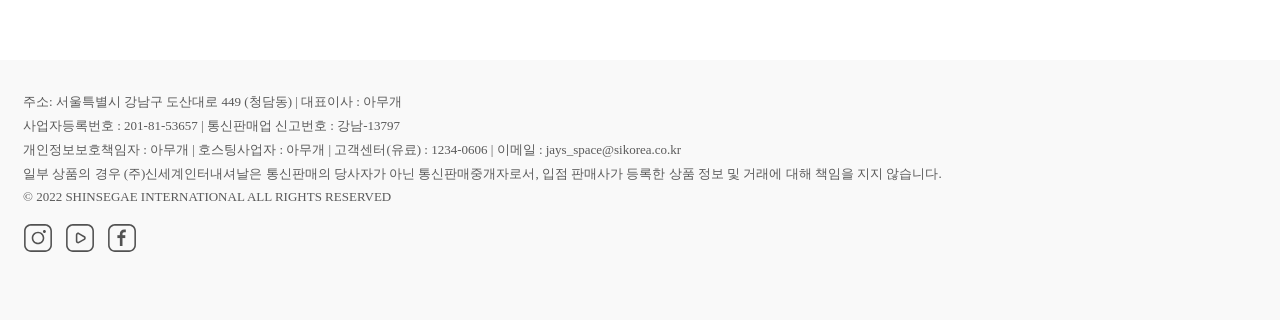
<file: Philosykos.html>
<!DOCTYPE html>
<html lang="ko-KR">

<head>
    <meta charset="UTF-8">
    <meta name="viewport" content="width=device-width, initial-scale=1.0">
    <title>Philosykos</title>
    <link rel="stylesheet" href="styles/Philosykos.css">
    <link rel="icon" href="svg/pavicon.svg">

    <!-- 구글 폰트 열결 -->
    <link rel="preconnect" href="https://fonts.googleapis.com">
    <link rel="preconnect" href="https://fonts.gstatic.com" crossorigin>
    <link href="https://fonts.googleapis.com/css2?family=Cormorant:wght@400;500;600;700&display=swap" rel="stylesheet">


    <!-- Link Swiper's CSS -->
    <link rel="stylesheet" href="https://cdn.jsdelivr.net/npm/swiper@11/swiper-bundle.min.css" />

</head>

<body>
    <header>
        <div class="m_menu">
            <div class="hamburger2">
                <img src="svg/menu.svg" alt="메뉴" class="hamburger-img2">
            </div>
            <nav class="header_nav2">
                <ul>
                    <li><a href="all.html">ALL</a></li>
                    <li>
                        <a href="#">FRAGRANCES</a>
                        <div class="submenu2">
                            <ul>
                                <li class="menu-title">CATEGORIES</li>
                                <li>Exclusive perfumes</li>
                                <li>Eaux de parfum</li>
                                <li>Eaux de toilette</li>
                                <li>Solid perfumes</li>
                                <li class="menu-title menu-title2">COLLECTIONS</li>
                                <li><a href="Philosykos.html">Philosykos</a></li>
                                <li><a href="fleurdepeau.html">Fleur De Peau</a></li>
                                <li><a href="">Eau des Sens</a></li>
                                <li><a href="">Doson</a></li>
                                <li><a href="">L'Eau Papier</a></li>
                                <li><a href="">Orphéon</a></li>
                                <li><a href="">Tam Dao</a></li>
                            </ul>


                        </div>
                    </li>
                    <li>
                        <a href="#">BATH & BODY</a>
                        <div class="submenu2">
                            <ul>
                                <li class="menu-title">BATH & SHOWER</li>
                                <li>Body & Hand Wash</li>
                                <li>Shower Gel & Oil</li>
                                <li>Soap</li>
                                <li>Hair Care</li>
                                <li>Care Collection</li>
                                <li class="menu-title menu-title2">BODY & FACE</li>
                                <li>Body Cream</li>
                                <li>Body & Hand Lotion</li>
                                <li>Body Mist</li>
                                <li>Hand Cream</li>
                                <li>Hair Mist</li>

                            </ul>
                        </div>
                    </li>
                    <li>
                        <a href="#">HOME FRAGRANCE</a>
                        <div class="submenu2">
                            <ul>
                                <li class="menu-title">SCENTED CANDLES</li>
                                <li>Classic candles</li>
                                <li>Large candles</li>
                                <li>Small candles</li>
                                <li>Exclusive candles</li>
                                <li>Accessories</li>
                                <li>Reed diffusers</li>
                                <li class="menu-title  menu-title2">DIFFUSER & SPRAY</li>
                                <li>Car diffusers</li>
                                <li>Electric diffusers</li>
                                <li>Eau des Sens</li>
                                <li>Sprays</li>
                                <li>Refills</li>
                            </ul>
                        </div>
                    </li>
                    <li>
                        <a href="#">GIFTS</a>
                        <div class="submenu2">
                            <ul>
                                <li class="menu-title">LIMITED EDITION</li>
                                <li>Holiday collection</li>
                                <li>Personalised Engraving</li>
                                <li>Sets to compose</li>
                                <li>Little Treasures</li>
                                <li class="menu-title menu-title2">SELECT A GIFT</li>
                                <li>Best sellers</li>
                                <li>Decoration</li>
                                <li>Gift Sets</li>
                            </ul>
                        </div>
                    </li>
                    <li><a href="about.html">ABOUT DIPTYQUE</a></li>
                </ul>
            </nav>

            <script>
                const hamburger2 = document.querySelector('.hamburger2');
                const nav2 = document.querySelector('.header_nav2');
                const hamburgerImg2 = document.querySelector('.hamburger-img2');

                hamburger2.addEventListener('click', () => {
                    nav2.classList.toggle('active');

                    // 햄버거 이미지 → X 이미지 전환
                    if (nav2.classList.contains('active')) {
                        hamburgerImg2.src = 'svg/x.svg'; // 메뉴 열림 시 X 버튼
                    } else {
                        hamburgerImg2.src = 'svg/menu.svg'; // 메뉴 닫힘 시 햄버거 버튼
                    }
                });

                // 서브메뉴 토글
                const menuItems2 = document.querySelectorAll('.header_nav2 > ul > li > a');

                menuItems2.forEach(item => {
                    item.addEventListener('click', function (e) {
                        const submenu = this.nextElementSibling;
                        if (submenu && submenu.classList.contains('submenu2')) {
                            e.preventDefault();
                            submenu.classList.toggle('active');
                        }
                    });
                });
            </script>



        </div>
        <div class="logo_container">
            <div class="search">
                <input type="text">
                <button class="search_button"><img src="svg/search.svg" alt=""></button>
            </div>
            <div class="logo_img"><a href="index.html"><img src="svg/LOGO3_대문자.svg" alt=""></a></div>
            <div class="header_icon">
                <div class="header_icon_1"><img src="svg/user.svg" alt=""></div>
                <div class="header_icon_1 icon_heart"><img src="svg/heart.svg" alt=""></div>
                <div class="header_icon_1"><img src="svg/shopping.svg" alt=""></div>
            </div>

        </div>
        <nav class="header_nav">
            <ul>
                <li><a href="all.html">ALL</a></li>
                <li><a href="">FRAGRANCES</a>
                    <div class="submenu">
                        <div class="menu3_between">
                            <div class="menu3_flex">
                                <div class="menu3">CATEGORIES
                                    <ul>
                                        <li>Exclusive perfumes</li>
                                        <li>Eaux de parfum</li>
                                        <li>Eaux de toilette</li>
                                        <li>Solid perfumes</li>
                                    </ul>
                                </div>
                                <div class="menu3">COLLECTIONS
                                    <ul>
                                        <li><a href="Philosykos.html">Philosykos</a></li>
                                        <li><a href="fleurdepeau.html">Fleur De Peau</a></li>
                                        <li><a href="">Orphéon</a></li>
                                        <li><a href="">Eau des Sens</a></li>
                                        <li><a href="">Doson</a></li>
                                        <li><a href="">L'Eau Papier</a></li>
                                        <li><a href="">Tam Dao</a></li>
                                    </ul>
                                </div>
                            </div>
                            <div class="img00 img01"><img src="img/img001.jpg" alt=""></div>
                        </div>
                    </div>
                </li>

                <li><a href="">BATH & BODY</a>
                    <div class="submenu">
                        <div class="menu3_between">
                            <div class="menu3_flex">
                                <div class="menu3">BATH & SHOWER
                                    <ul>
                                        <li>Body & Hand Wash</li>
                                        <li>Shower Gel & Oil</li>
                                        <li>Soap</li>
                                        <li>Hair Care</li>
                                        <li>Care Collection</li>
                                    </ul>
                                </div>
                                <div class="menu3">BODY & FACE
                                    <ul>
                                        <li>Body Cream</li>
                                        <li>Body & Hand Lotion</li>
                                        <li>Body Mist</li>
                                        <li>Hand Cream</li>
                                        <li>Hair Mist</li>
                                    </ul>
                                </div>
                            </div>
                            <div class="img00 img02"><img src="img/img002.jpg" alt=""></div>
                        </div>
                    </div>

                </li>
                <li><a href="">HOME FRAGRANCE</a>
                    <div class="submenu">
                        <div class="menu3_between">
                            <div class="menu3_flex">
                                <div class="menu3">SCENTED CANDLES
                                    <ul>
                                        <li>Classic candles</li>
                                        <li>Large candles</li>
                                        <li>Small candles</li>
                                        <li>Exclusive candles</li>
                                        <li>Accessories</li>
                                    </ul>
                                </div>
                                <div class="menu3">DIFFUSER & SPRAY
                                    <ul>
                                        <li>Reed diffusers</li>
                                        <li>Car diffusers</li>
                                        <li>Electric diffusers</li>
                                        <li>Eau des Sens</li>
                                        <li>Sprays</li>
                                        <li>Refills</li>
                                    </ul>
                                </div>
                            </div>
                            <div class="img00 img03"><img src="img/img003.jpg" alt=""></div>
                        </div>
                    </div>
                </li>
                <li><a href="">GIFTS</a>
                    <div class="submenu">
                        <div class="menu3_between">
                            <div class="menu3_flex">
                                <div class="menu3">LIMITED EDITION
                                    <ul>
                                        <li>Holiday collection</li>
                                        <li>Personalised Engraving</li>
                                        <li>Sets to compose</li>
                                        <li>Little Treasures</li>
                                    </ul>
                                </div>
                                <div class="menu3">SELECT A GIFT
                                    <ul>
                                        <li>Best sellers</li>
                                        <li>Decoration</li>
                                        <li>Gift Sets</li>
                                    </ul>
                                </div>
                            </div>
                            <div class="img00 img01"><img src="img/img_004.jpg" alt=""></div>
                        </div>
                    </div>
                </li>
                <li><a href="about.html">ABOUT DIPTYQUE</a></li>
            </ul>
        </nav>
    </header>

    <div class="container">
        <div class="breadcrumb">
            <p>HOME > 향수 > 컬렉션 > 필로시코스</p>
        </div>
        <div class="section01">
            <div class="sec1_img"><img src="img/Philosykos.jpg" alt=""></div>
            <h1>The Collection Philosykos</h1>
            <div class="sec1_text">
                <h3 class="w_sec1_text">햇살이 내리쬐는 야생의 숲, 바다에 닿기 위해 지나야 했던 그 길.<br>
                    Diptyque의 Philosykos 컬렉션은 그리스 펠리온 산에서 보낸 여름의 기억을 담고 있습니다.<br>
                    향기로운 산책이자, 무화과나무 전체에 바치는 찬사입니다.
                </h3>
                <h3 class="m_sec1_text">햇살이 내리쬐는 야생의 숲, 바다에 닿기 위해 지나야 했던 그 길.<br>
                    Diptyque의 Philosykos 컬렉션은<br>그리스 펠리온 산에서 보낸 여름의 기억을 담고 있습니다.<br>
                    향기로운 산책이자, 무화과나무 전체에 바치는 찬사입니다.
                </h3>

                    
            </div>
        </div>
        <div class="section01_1">
            <div class="section01_1_wrap">
                <h3>전체상품 <p class="all_number">8</p>
                </h3>
                <select id="sort" name="sort" class="custom-select">
                    <option value="recommend">인기상품순</option>
                    <option value="new">신상품순</option>
                    <option value="review">리뷰많은순</option>
                    <option value="low_price">낮은가격순</option>
                    <option value="high_price">높은가격순</option>
                    <option value="high_discount">높은할인순</option>
                    <option value="like">좋아요많은순</option>
                </select>
            </div>
        </div>
        <div class="section02">
            <div class="s1_product">
                <div class="img_overlay">
                    <img src="p_img/philosykos-eau-de-parfu.jpg" alt="" class="img_o">
                    <img src="p_img/philosykos-eau-de-parfu2.jpg" alt="" class="img_x">
                </div>
                <h2>오 드 퍼퓸 필로시코스</h2>
                <h3>Philosykos eau de parfum</h3>
                <h4>75ml ₩ 274,550</h4>
                <button>장바구니 담기</button>
                <div class="heart_icon"><img src="svg/heart2.svg" alt=""></div>
            </div>
            <div class="s1_product">
                <div class="img_overlay">
                    <img src="p_img/philosykos-eau-de-toile.jpg" alt="" class="img_o">
                    <img src="p_img/philosykos-eau-de-toile2 100 .jpg" alt="" class="img_x">
                </div>
                <h2>오 드 뚜왈렛 필로시코스</h2>
                <h3>Philosykos Eau de toilette</h3>
                <h4>100ml ₩ 240,600</h4>
                <button>장바구니 담기</button>
                <div class="heart_icon"><img src="svg/heart2.svg" alt=""></div>
            </div>
            <div class="s1_product">
                <div class="img_overlay">
                    <img src="p_img/philosykos_hair-mist-30ml.jpg" alt="" class="img_o">
                    <img src="p_img/philosykos_hair-mist-30ml_2.jpg" alt="" class="img_x">
                </div>
                <h2>필로시코스 헤어미스트</h2>
                <h3>Philosykos Hair mist</h3>
                <h4>30ml ₩ 98,800</h4>
                <button>장바구니 담기</button>
                <div class="heart_icon"><img src="svg/heart2.svg" alt=""></div>
            </div>
            <div class="s1_product">
                <div class="img_overlay">
                    <img src="p_img/Philosykos Perfumed cleansing body gel 200.jpg" alt="" class="img_o">
                    <img src="p_img/Philosykos Perfumed cleansing body gel 200_2.jpg" alt="" class="img_x">
                </div>
                <h2>필로시코스 클렌징 바디 젤</h2>
                <h3>Philosykos Cleansing body gel</h3>
                <h4>200ml ₩ 98,800</h4>
                <button>장바구니 담기</button>
                <div class="heart_icon"><img src="svg/heart2.svg" alt=""></div>
            </div>
        </div>

        <div class="section02">
            <div class="s1_product">
                <div class="img_overlay">
                    <img src="p_img/Philosykos Perfumed body lotion 200.jpg" alt="" class="img_o">
                    <img src="p_img/Philosykos Perfumed body lotion 200_2.jpg" alt="" class="img_x">
                </div>
                <h2>필로시코스 바디 로션</h2>
                <h3>Philosykos Cleansing body lotion</h3>
                <h4>75ml ₩ 96,900</h4>
                <button>장바구니 담기</button>
                <div class="heart_icon"><img src="svg/heart2.svg" alt=""></div>
            </div>
            <div class="s1_product">
                <div class="img_overlay">
                    <img src="p_img/Philosykos Eau de toilette 50.jpg" alt="" class="img_o">
                    <img src="p_img/Philosykos Eau de toilette 50_2.jpg" alt="" class="img_x">
                </div>
                <h2>오 드 뚜왈렛 필로시코스</h2>
                <h3>Philosykos Eau de toilette</h3>
                <h4>50ml ₩ 174,550</h4>
                <button>장바구니 담기</button>
                <div class="heart_icon"><img src="svg/heart2.svg" alt=""></div>
            </div>
            <div class="s1_product">
                <div class="img_overlay">
                    <img src="p_img/Philosykos Refills for solid perfume.jpg" alt="" class="img_o">
                    <img src="p_img/Philosykos Refills for solid perfume2.jpg" alt="" class="img_x">
                </div>
                <h2>퍼퓸 필로시코스 고체 향수 리필 </h2>
                <h3>Philosykos Refills for solid perfume</h3>
                <h4>2*3g ₩ 68,800</h4>
                <button>장바구니 담기</button>
                <div class="heart_icon"><img src="svg/heart2.svg" alt=""></div>
            </div>
            <div class="s1_product">
                <div class="img_overlay">
                    <img src="p_img/Philosykos Refillable Solid Perfume.jpg" alt="" class="img_o">
                    <img src="p_img/Philosykos Refillable Solid Perfume2.jpg" alt="" class="img_x">
                </div>
                <h2>필로시코스 리필 가능한 고체향수 </h2>
                <h3>Philosykos Refillable Solid Perfume</h3>
                <h4>3g ₩ 98,800</h4>
                <button>장바구니 담기</button>
                <div class="heart_icon"><img src="svg/heart2.svg" alt=""></div>
            </div>
        </div>


        <div class="section03">
            <h1>Start the journey</h1>
            <div class="sec03_video_img">
                <video src="video/Philosykos.mp4" autoplay loop muted></video>
                <img src="img/Philosykos2.jpg" alt="">
            </div>
        </div>
    </div>




    <footer>
        <div class="foot_wrap">
            <ul>
                <li>주소: 서울특별시 강남구 도산대로 449 (청담동) | 대표이사 : 아무개 </li>
                <li>사업자등록번호 : 201-81-53657 | 통신판매업 신고번호 : 강남-13797</li>
                <li>개인정보보호책임자 : 아무개 | 호스팅사업자 : 아무개 | 고객센터(유료) : 1234-0606 | 이메일 : jays_space@sikorea.co.kr</li>
                <li>일부 상품의 경우 (주)신세계인터내셔날은 통신판매의 당사자가 아닌 통신판매중개자로서, 입점 판매사가 등록한 상품 정보 및 거래에 대해 책임을 지지 않습니다.
                </li>
                <li>© 2022 SHINSEGAE INTERNATIONAL ALL RIGHTS RESERVED</li>
                <li>
                    <div class="footer_icon">
                        <div class="icon"><a href="https://www.instagram.com/diptyque/"><img src="svg/인스타그램.svg"
                                    alt=""></a></div>
                        <div class="icon"><a href="https://www.youtube.com/@DiptyqueParis"><img src="svg/유튜브.svg"
                                    alt=""></a></div>
                        <div class="icon"><a href=""><img src="svg/페이스북.svg" alt=""></a></div>
                    </div>
                </li>
            </ul>
        </div>
    </footer>
    <!-- 플로팅 버튼 영역 -->
    <div class="floating-buttons">
        <div class="floating_banner"><a href=""><img src="img/floating_banner.png" alt=""></a></div>
        <button id="topBtn"><img src="svg/top.svg" alt=""></button>
        <button id="msgBtn"><img src="svg/chat.svg" alt=""></button>
    </div>

    <script>
        // Top 버튼 클릭 시 상단으로 이동
        document.getElementById('topBtn').addEventListener('click', () => {
            window.scrollTo({ top: 0, behavior: 'smooth' });
        });

    </script>
</body>

</html>
</file>
<file: styles/about.css>
* {
    margin: 0;
    padding: 0;
}


html {
    width: 100%;
    font-family: "Cormorant", "Noto Sans KR", sans-serif;
    font-optical-sizing: auto;
    font-style: normal;
    overflow-x: hidden;
}

body {
    max-width: 100%;
    height: auto;
    /* background-color: antiquewhite;
    border: 3px solid red; */
    margin: 0 auto;
    color: #5B5B5B;
}


/*  */
/* header */
/*  */
header {
    width: 100%;
}

.logo_container {
    max-width: 1320px;
    padding: 0 20px;
    margin: 0 auto;
    height: 95px;
    /* border: 1px solid blue; */
    display: flex;
    justify-content: space-between;
    align-items: center;
}

/* 검색창 */
.search {
    width: 200px;
    height: 35px;
    border: 1px solid #DADADA;
    border-radius: 50px;
    display: flex;
    justify-content: center;
    align-items: center;
}

.search input {
    width: 140px;
    height: 25px;
    padding-left: 10px;
    padding-right: 5px;
    border-radius: 50px;
    border: none;
}

.search button {
    width: 30px;
    height: 25px;
    background: none;
    border: none;
}

.search button img {
    width: 25px;
    height: 25px;
    margin-top: -1px;
    margin-left: 5px;
}


/* 헤더 로고 */
.logo_img>a>img {
    width: 130px;
    cursor: pointer;
}

/* 헤더 우측 아이콘 */
.header_icon {
    display: flex;
    gap: 40px;
}

.header_icon_1 {
    width: 30px;
    height: 30px;
    cursor: pointer;
}

.header_icon_1 img {
    width: 24px;
    height: 24px;
}


/* 반응형 메뉴 */
.m_menu {
    display: none;
}



/* 주메뉴 */
.header_nav {
    margin: 0 auto;
    width: 60%;
    height: 45px;
    /* border: 2px solid brown; */
    position: relative;
    z-index: 10;

}

.header_nav>ul {
    width: 100%;
    height: 100%;
    display: flex;
    justify-content: space-between;
    align-items: center;


}

.header_nav>ul>li {
    list-style: none;
    text-align: center;
}

.header_nav>ul>li:hover {
    text-decoration: underline;
    text-underline-offset: 5px;
    /* 글자와 밑줄 사이 간격 */
}

.header_nav>ul>li>a {
    text-decoration: none;
    color: #5B5B5B;
    font-size: 16px;
    font-weight: 600;
}

/*  */
/* 서서브메뉴 */
.submenu {
    position: absolute;
    top: 100%;
    left: 50%;
    transform: translateX(-50%);
    width: 100vw;
    /* nav와 동일한 폭 */
    background: #ffffff;
    /* border: 1px solid red; */

    /* 슬라이드다운 되기 위해 */
    max-height: 0;
    opacity: 0;
    overflow: hidden;
    /* 절대삭제XX */
    transition: all 0.4s ease;
}

.header_nav>ul>li:hover .submenu {
    max-height: 400px;
    opacity: 1;
}

/* 컬렉션 between */
.menu3_between {
    width: 1000px;
    margin: 0 auto;
    display: flex;
    justify-content: space-between;
    /* gap: 430px; */
    /* border: 1px solid red; */
}

.menu3_flex {
    display: flex;
    flex-direction: row;
    /* border: 1px solid black; */
    gap: 60px;
}

.menu3 {
    width: 180px;
    height: 330px;
    /* border: 1px solid greenyellow; */
    margin-top: 50px;
    font-weight: 700;
    font-size: 17px;

}

.menu3>ul {
    margin-top: 23px;
}

.menu3>ul>li>a {
    text-decoration: none;
    color: inherit;
}

.menu3>ul>li {
    list-style: none;
    margin: 15px 0;
    font-weight: 500;
    font-size: 17px;
}

.img00 {
    width: 270px;
    height: 270px;
    margin-top: 45px;
    overflow: hidden;
}

.img01 img {
    width: 305px;
    margin: -20px;
}

.img02 img {
    width: 600px;
}

.img03 img {
    width: 270px;
}





/*  */
/* container */
/*  */
.container {
    margin-bottom: 60px;
}

.breadcrumb {
    max-width: 1320px;
    padding: 0 20px;
    width: 100%;
    margin: 0 auto;
    height: 59px;
    font-family: "Noto Sans KR";
    display: flex;
    justify-content: start;
    align-items: center;
    /* border: 1px solid red; */
}

.breadcrumb>p {
    font-size: 14px;
    font-weight: 400;
    color: #8c8c8c;
}


/*  */
/* section01 */
/*  */
.section01 {
    max-width: 1320px;
    width: 100%;
    height: 970px;
    margin: 0 auto;
    display: flex;
    flex-direction: column;
    justify-content: start;
    align-items: center;
    gap: 37px;

}

.sec1_img {
    max-width: 1320px;
    width: 100%;
    height: 570px;
    margin: 0 auto;
    overflow: hidden;
}

.section01>h1 {
    text-align: center;
    font-size: 35px;
    font-weight: 600;
}


.sec1_text {
    max-width: 560px;
    display: flex;
    flex-direction: column;
    gap: 15px;
}

.sec1_text>h3 {
    text-align: center;
    font-size: 16px;
    font-weight: 400;
    font-family: "Noto Sans KR";
    word-break: keep-all;
    /* 어절줄바꿈 */
}

/*  */
/* section02 */
/*  */

.section02 {
    width: 100%;
    height: auto;
    /* border: 1px solid red; */

}


/* section2 탭버튼 */
.tab-buttons {
    max-width: 100%;
    height: 72px;
    margin: 0 auto;
    display: flex;
    gap: 150px;
    justify-content: center;
    background-color: #ffffff;
    border-bottom: 1px solid #dbdbdb;
    position: sticky;
    top: 0;
    z-index: 9;
}

.tab-buttons button {
    cursor: pointer;
    border: none;
    transition: 0.3s;
    background-color: transparent;
    font-family: "Cormorant";
    font-size: 22px;
    color: inherit;
    font-weight: 600;
    margin-top: -3px;
}


.tab-buttons button:hover {
    transform: translateY(-4px);
}

.tab-buttons button.active {
    text-decoration: underline;
    text-underline-offset: 15px;
    text-decoration-color: rgb(73, 73, 73);
}

.tab-content>div {
    display: none;
    /* 기본은 숨김 */
    padding: 20px;
    background-color: #ffffff;
}

.tab-content>div.active {
    display: block;
    /* 선택된 탭만 보여짐 */
}


/* section2 스크롤애니메이션 */
section {
    max-width: 1300px;
    width: 100%;
    height: 100vh;
    margin: 0 auto;
    /* 한 화면 가득 */
    display: flex;
    flex-direction: row;
    align-items: center;
    justify-content: space-between;
    position: relative;
    background: #ffffff;
}

/* section:nth-child(1) {
background: #e2e2e2;
}

section:nth-child(2) {
    background: #e2e2e2;
} */


/* section 내 이미지 */
.about_img {
    width: 43%;
    height: 80%;
    overflow: hidden;
    display: flex;
    justify-content: center;
    align-items: center;
    margin-top: 20px;
}

.about_img img {
    width: 100%;
}

.img_about3_3 {
    width: 44%;
}

/* section 내 텍스트 내용 */
.fade-text {
    width: 50%;
    height: 80%;
    word-break: break-word;
    display: flex;
    flex-direction: column;
    justify-content: center;
    align-items: center;
}

.fade-text>h2 {
    text-align: center;
    font-size: 33px;
}

.fade-text>h3 {
    text-align: center;
    font-size: 15px;
    font-family: "Noto Sans KR";
    font-weight: 400;
    margin-top: 15px;
}

.fadetext_flex_wrap {
    font-family: "Noto Sans KR";
    display: flex;
    flex-direction: column;
    gap: 40px;
    margin-top: 70px;
}

.fadetext_flex {
    width: 100%;
}

.fadetext_flex>h4 {
    font-size: 17px;
    font-weight: 500;
}

.fadetext_flex>h5 {
    font-size: 15px;
    font-weight: 400;
    margin-top: 15px;
}


/* 초기 상태: 숨김 */
.fade-image,
.fade-text {
    opacity: 0;
    transform: translateY(30px);
    transition: opacity 0.8s ease, transform 0.8s ease;
}

/* 보이는 상태 */
.visible .fade-image {
    opacity: 1;
    transform: translateY(0);
}

.visible .fade-text {
    opacity: 1;
    transform: translateY(0);
    transition-delay: 0.2s;
    /* 이미지 다음 0.2초 후 등장 */
}





/*  *
/* footer */
/*  */
footer {
    background-color: #f9f9f9;
    font-family: "Noto Sans KR";
    color: #5a5a5a;
}

footer a {
  color: #5B5B5B !important;
  text-decoration: none !important;
}

.foot_wrap {
    max-width: 1320px;
    margin: 0 auto;
    height: 200px;
    padding: 30px 20px;
}


.foot_wrap>ul>li {
    list-style: none;
    font-size: 13px;
    font-weight: 300;
    padding: 3px;
}

.foot_wrap>ul>li:nth-child(5) {
    font-weight: 400;
}

.footer_icon {
    display: flex;
    gap: 12px;
    margin-top: 12px;
    cursor: pointer;
}

.footer_icon>.icon>a>img {
    width: 30px;
    height: 30px;
}

/*  */
/* 플로팅 버튼 */
.floating-buttons {
    position: fixed;
    right: 20px;
    /* 오른쪽 여백 */
    bottom: 8%;
    /* 하단 여백 */
    display: flex;
    flex-direction: column;
    align-items: center;
    /* 세로 정렬 */
    gap: 16px;
    /* 버튼 사이 간격 */
    z-index: 1000;
    /* 다른 요소보다 위에 표시 */
}

/* 각 버튼 공통 스타일 */
.floating-buttons>button {
    width: 50px;
    height: 50px;
    border: none;
    border-radius: 50%;
    background-color: rgba(255, 255, 255, 0.736);
    border: 1px solid #DADADA;
    color: rgb(117, 117, 117);
    font-size: 14px;
    cursor: pointer;
    box-shadow: 0 0 7px rgba(0, 0, 0, 0.075);
    transition: background 0.3s;
}

.floating-buttons>button>img {
    width: 27px;
    height: 27px;
    margin-top: 2px;
}

.floating-buttons button:hover {
    background-color: #e4e4e4;
}

.floating_banner>a>img {
    width: 90px;
    height: auto;
    transition: all 0.3s ease;
}

.floating_banner>a>img:hover {
    transform: scale(1.09);

}




@media (max-width: 480px) {

    body {
        width: 100%;
        /* box-sizing: border-box; */
    }

    .logo_container {
        height: 60px;
        padding: 0 13px;
        display: flex;
        flex-direction: row;
        align-items: center;
        justify-content: space-between;
        /* border: 1px solid red; */


    }

    .search {
        width: 53px;
        border: none;
        cursor: none;
    }

    .search button {
        display: none;
    }

    .logo_img {
        margin-top: 7px;
    }

    .logo_img>a>img {
        width: 90px;
        cursor: pointer;
    }

    .header_nav {
        display: none;
    }

    .header_icon {
        gap: 15px;
    }

    .header_icon_1 {
        width: 23px;
        height: 23px;
    }

    .header_icon_1 img {
        width: 100%;
        height: 100%;
    }

    .icon_heart {
        display: none;
    }



    /*  */
    /* 반응형 햄버거 버튼 */
    /*  */


    .m_menu {
        display: block;
        position: relative;
    }

    .hamburger2 {
        display: block;
        position: absolute;
        top: 15px;
        left: 15px;
        width: 23px;
        height: 23px;
        cursor: pointer;
        z-index: 1100;
    }

    .hamburger2 img {
        width: 100%;
        height: 100%;
    }

    /* 메뉴 전체 */
    .header_nav2 {
        position: absolute;
        display: block;
        top: 0;
        left: -102%;
        width: 100%;
        height: 100vh;
        background: #fff;
        color: #5B5B5B;
        font-family: "Cormorant";
        border-right: 1px solid #ccc;
        overflow-y: auto;
        transition: left 0.3s ease;
        z-index: 1000;
        padding-top: 60px;
    }

    .header_nav2 a {
        text-decoration: none;
        color: inherit;
    }

    .header_nav2.active {
        left: 0;
    }

    .header_nav2>ul {
        list-style: none;
        padding: 0 20px;
    }

    .header_nav2 ul li {
        border-bottom: 1px solid #eee;
    }

    .header_nav2 ul li:last-child {
        border-bottom: none;
    }


    .header_nav2>ul>li>a {
        display: block;
        padding: 15px 0;
        font-weight: bold;
        cursor: pointer;
    }

    /* 서브메뉴 */
    .submenu2 {
        display: none;
        flex-direction: column;
        padding-left: 12px;
        padding-bottom: 30px;
    }

    .submenu2>ul {
        list-style: none;
        width: 95%;
        padding: 0 10px;
    }


    .submenu2.active {
        display: flex;
    }

    .submenu2 li {
        padding: 8px 0;
        font-weight: normal;
    }

    .submenu2>li>a {
        padding: 0;
        font-weight: normal;
    }

    .menu-title {
        font-size: 18PX;
        font-weight: bold !important;
        padding: 10px 0;
        border: none !important;
        color: #a4aa73;
        cursor: none;
    }

    .menu-title2 {
        padding-top: 25px !important;
    }





    /* container */
    .container {
        padding: 0 13px;
        box-sizing: border-box;
        /* overflow: hidden; */
    }

    .breadcrumb {
        width: 100%;
        height: 35px;
        padding: 0;
    }

    .breadcrumb>p {
        font-size: 12px;
    }


    /*  */
    /* section01 */
    /*  */
    .section01 {
        width: 100%;
        height: auto;
        gap: 20px;
        margin-bottom: 20px;
    }

    .sec1_img {
        width: 100%;
        height: 204px;
    }

    .sec1_img img {
        width: 100%;
        height: 204px;
        object-fit: cover;

    }


    .section01>h1 {
        font-size: 20px;
    }

    .sec1_text>h3 {
        width: 300px;
        font-size: 12px;
        margin-top: -5px;
        margin-bottom: 10px;
    }


    /* section02 */
    /*  */
    .section02 {
        width: 100%;
        height: auto;
        /* border: 1px solid red; */
    }

    /* section2 탭버튼 */
    .section02 .tab-buttons {
        max-width: 100%;
        height: 52px;
        gap: 50px;
        position: sticky !important;
        top: 0;
        z-index: 999;
    }

    .tab-buttons button {
        width: 80px;
        font-size: 13px;
    }

    .tab-buttons button:hover {
        transform: translateY(0);
    }

    .tab-buttons button.active {
        text-underline-offset: 4px;
    }

    /* section2 스크롤애니메이션 */
    section {
        width: 100%;
        height: auto;
        display: flex;
        flex-direction: column;
        margin-bottom: 70px;
    }

    .about01_1,
    .about01_2,
    .about01_3 {
        padding: 8px 2px !important;
        /* border: 2px solid rgb(8, 248, 80); */
    }

    /* section 내 이미지 */
    .about_img {
        width: 100%;
        max-height: 400px;
        overflow: hidden;
        display: flex;
        justify-content: center;
        align-items: center;
        margin-top: 5px;
        /* border: 1px solid black; */
    }


    /* 수정하기 사진 작게보임 */
    .about_img>img {
        width: 100%;
        height: auto;
        object-fit: cover;
    }

    .img_web>img {
        display: none;
    }

    /* .about_img:nth-of-type(2),
    .about_img:nth-of-type(2) img,
    .about_img:nth-of-type(4),
    .about_img:nth-of-type(4) img {
        display: none;
    } */


    /* section 내 텍스트 내용 */
    .fade-text {
        width: 100%;
        height: 80%;
        word-break: break-word;
        display: flex;
        flex-direction: column;
        justify-content: center;
        align-items: center;
    }

    .fadetext_flex_wrap {
        gap: 40px;
        margin-top: 60px;
    }


    .fade-text>h2 {
        font-size: 20px;
        margin-top: 15px;
    }

    .fade-text>h3 {
        width: 300px;
        font-size: 11px;
        margin-top: 12px;
    }

    .fadetext_flex>h4 {
        font-size: 14px;
        font-weight: 500;
    }

    .fadetext_flex>h5 {
        font-size: 13px;
        font-weight: 400;
        margin-top: 15px;
    }

    /* section02 글 사진 위치 바꾸기 */
    .fade-text_m {
        order: 2;
    }

    .about_img_m {
        order: 1;
    }

    /* 부모태그 flex되어 있기 때문에 order로 순서 바꿔 줌! */




    /*  */
    /* footer */
    /*  */

    .foot_wrap {
        padding: 30px 13px;
    }

    .foot_wrap>ul>li {
        font-size: 11px;
    }

    .floating-buttons {
        display: none;
    }

    /* .floating-buttons {

    right: 10px;
    bottom: 30px;
    gap: 10px;
}
.floating_banner {
    display: none;
}

.footer_icon>.icon>a>img {
    width: 18px;
    height: 18px;
} */

}
</file>
<file: styles/all.css>
* {
    margin: 0;
    padding: 0;
}


html {
    width: 100%;
    font-family: "Cormorant", "Noto Sans KR", sans-serif;
    font-optical-sizing: auto;
    font-style: normal;
    overflow-x: hidden;
}

body {
    width: 100%;
    height: auto;
    /* background-color: antiquewhite;
    border: 3px solid red; */
    margin: 0 auto;
    color: #5B5B5B;
}

/*  */
/* header */
/*  */
header {
    width: 100%;
}

.logo_container {
    max-width: 1320px;
    padding: 0 20px;
    margin: 0 auto;
    height: 95px;
    /* border: 1px solid blue; */
    display: flex;
    justify-content: space-between;
    align-items: center;
}

/* 검색창 */
.search {
    width: 200px;
    height: 35px;
    border: 1px solid #DADADA;
    border-radius: 50px;
    display: flex;
    justify-content: center;
    align-items: center;
}

.search input {
    width: 140px;
    height: 25px;
    padding-left: 10px;
    padding-right: 5px;
    border-radius: 50px;
    border: none;
}

.search button {
    width: 30px;
    height: 25px;
    background: none;
    border: none;
}

.search button img {
    width: 25px;
    height: 25px;
    margin-top: -1px;
    margin-left: 5px;
}


/* 헤더 로고 */
.logo_img>a>img {
    width: 130px;
    cursor: pointer;
}

/* 헤더 우측 아이콘 */
.header_icon {
    display: flex;
    gap: 40px;
}

.header_icon_1 {
    width: 30px;
    height: 30px;
    cursor: pointer;
}

.header_icon_1 img {
    width: 24px;
    height: 24px;
}


/* 반응형 메뉴 */
.m_menu {
    display: none;
}



/* 주메뉴 */
.header_nav {
    margin: 0 auto;
    width: 60%;
    height: 45px;
    /* border: 2px solid brown; */
    position: relative;
    z-index: 10;

}

.header_nav>ul {
    width: 100%;
    height: 100%;
    display: flex;
    justify-content: space-between;
    align-items: center;


}

.header_nav>ul>li {
    list-style: none;
    text-align: center;
}

.header_nav>ul>li:hover {
    text-decoration: underline;
    text-underline-offset: 5px;
    /* 글자와 밑줄 사이 간격 */
}

.header_nav>ul>li>a {
    text-decoration: none;
    color: #5B5B5B;
    font-size: 16px;
    font-weight: 600;
}

/*  */
/* 서서브메뉴 */
.submenu {
    position: absolute;
    top: 100%;
    left: 50%;
    transform: translateX(-50%);
    width: 100vw;
    /* nav와 동일한 폭 */
    background: #ffffff;

    /* 슬라이드다운 되기 위해 */
    max-height: 0;
    opacity: 0;
    overflow: hidden;
    /* 절대삭제XX */
    transition: all 0.4s ease;
}

.header_nav>ul>li:hover .submenu {
    max-height: 400px;
    opacity: 1;
}

/* 컬렉션 between */
.menu3_between {
    width: 1000px;
    margin: 0 auto;
    display: flex;
    justify-content: space-between;
    /* gap: 430px; */
    /* border: 1px solid red; */
}

.menu3_flex {
    display: flex;
    flex-direction: row;
    /* border: 1px solid black; */
    gap: 60px;
}

.menu3 {
    width: 180px;
    height: 330px;
    /* border: 1px solid greenyellow; */
    margin-top: 50px;
    font-weight: 700;
    font-size: 17px;

}

.menu3>ul {
    margin-top: 23px;
}

.menu3>ul>li>a {
    text-decoration: none;
    color: inherit;
}

.menu3>ul>li {
    list-style: none;
    margin: 15px 0;
    font-weight: 500;
    font-size: 17px;
}

.img00 {
    width: 270px;
    height: 270px;
    margin-top: 45px;
    overflow: hidden;
}

.img01 img {
    width: 305px;
    margin: -20px;
}

.img02 img {
    width: 600px;
}

.img03 img {
    width: 270px;
}


/*  */
/* container */
/*  */
.container {
    /* margin-bottom: 100px; */
}

.breadcrumb {
    max-width: 1320px;
    padding: 0 20px;
    width: 100%;
    margin: 0 auto;
    height: 59px;
    font-family: "Noto Sans KR";
    display: flex;
    justify-content: start;
    align-items: center;
    /* border: 1px solid red; */
}

.breadcrumb>p {
    font-size: 14px;
    font-weight: 400;
    color: #8c8c8c;
}


/*  */
/* section01 */
/*  */
.section01 {
    max-width: 1320px;
    width: 100%;
    height: auto;
    margin: 0 auto;
    display: flex;
    flex-direction: column;
    justify-content: start;
    align-items: center;
    gap: 35px;
    margin-bottom: 75px;
}

/* 메인배너 사이즈 */
.sec1_img {
    max-width: 1320px;
    width: 100%;
    height: 570px;
    margin: 0 auto;
    overflow: hidden;
    display: flex;
    justify-content: center;
    align-items: center;
}

.sec1_img img {
    width: 100%;
}

.section01>h1 {
    text-align: center;
    font-size: 35px;
    font-weight: 600;
}


.sec1_text {
    max-width: 560px;
    display: flex;
    flex-direction: column;
    gap: 15px;
}

.sec1_text>h3 {
    text-align: center;
    font-size: 15px;
    font-weight: 400;
    font-family: "Noto Sans KR";
    margin-top: -5px;
}

/*  */
/* section01_1 */
/*  */
.section01_1 {
    max-width: 1320px;
    padding: 0 20px !important;
    height: 60px;
    margin: 0 auto;
    font-family: "Noto Sans KR";
    margin-bottom: 25px;
}

.section01_1_wrap {
    max-width: 1320px;
    height: 100%;
    display: flex;
    flex-direction: row;
    justify-content: space-between;
    align-items: center;
    border-top: 1px solid #EBEBEB;
    border-bottom: 1px solid #EBEBEB;
}

.section01_1_wrap>h3 {
    font-size: 18px;
    font-weight: 500;
}

.all_number {
    color: #5B5B5B;
    display: inline-block;
}

.custom-select {
    width: 110px;
    padding: 8px 10px 8px 10px;
    /* 오른쪽 여백 필수 */
    font-size: 16px;
    border: transparent;
    color: #5B5B5B;

    /* 기본 화살표 제거 */
    appearance: none;
    -webkit-appearance: none;
    -moz-appearance: none;

    /* 아이콘 이미지 */
    background-image: url("../svg/down.svg");
    /* 경로 수정 */
    background-repeat: no-repeat;
    background-position: right 1px center;
    background-size: 20px 20px;

    background-color: #ffffff00;
    cursor: pointer;
}

/*  */
/* section02 */
/*  */
.section02 {
    max-width: 1320px;
    padding: 0 20px !important;
    height: auto;
    margin: 0 auto;
    display: flex;
    flex-direction: row;
    justify-content: space-between;
    /* border: 1px solid red; */
}

/* s1_product - 상품wrap */
.s1_product {
    width: 283px;
    height: 570px;
    /* border: 1px solid red;  */
    overflow: hidden;
    display: flex;
    flex-direction: column;
    align-items: center;
    position: relative;
    margin-bottom: 100px;
}

.img_overlay {
    width: 283px;
    height: 500px;
    object-fit: cover;
    overflow: hidden;
}

.img_overlay>img {
    width: 283px;
    height: 424px;
    object-fit: cover;
}

.img_x {
    position: absolute;
    top: 0;
    left: 50%;
    transform: translateX(-50%);
    opacity: 0;
    transition: all 0.3s;
}

.img_overlay:hover .img_x {
    opacity: 1;
}

.s1_product>h2 {
    font-size: 16px;
    font-weight: 400;
    text-align: center;
    margin-top: 17px;
}

.s1_product>h3 {
    font-size: 13px;
    font-weight: 200px;
    text-align: center;
    margin-top: 5px;
}

.s1_product>h4 {
    font-size: 15px;
    font-weight: 400;
    font-family: "Noto Sans KR";
    text-align: center;
    margin-top: 12px;
}

.s1_product>button {
    width: 131px;
    height: 35px;
    font-size: 14px;
    font-weight: 400;
    border: 1px solid #7d7d7d;
    color: #6a6a6a;
    border-radius: 50px;
    margin-top: 22px;
    background-color: transparent;
    transition: all 0.25s;
}

.s1_product>button:hover {
    color: white;
    background-color: black;

}

.heart_icon {
    display: flex;
    justify-content: center;
    align-items: center;
    position: absolute;
    top: 27px;
    right: 27px;
}

.heart_icon>img {
    width: 24px;
    height: 24px;
}


/*  */
/* section04 */
/*  */

.section04 {
    width: 500px;
    height: 150px;
    margin: 0 auto;
    /* border: 1px solid red; */
}

.pagination ul {
    list-style: none;
    padding: 0;
    display: flex;
    justify-content: center;
    gap: 20px;
    font-family: "Noto Sans KR";
    margin-top: 15px;

}

.pagination li {
    font-weight: normal;
    color: #b3b3b3;
    /* 비활성 페이지 번호 색 */
}

.pagination li a {
    text-decoration: none;
    color: inherit;
    cursor: pointer;
    font-size: 23px;
}

.pagination li.active {
    font-weight: bold;
    color: #222222;
    /* 활성화된 페이지 번호 색 */
}

.pagination li.ellipsis {
    pointer-events: none;
    cursor: default;
    color: #b3b3b3;
}

.pagination li.prev a,
.pagination li.next a {
    font-weight: normal;
    color: #b3b3b3;
}

.pagination li.active a {
    cursor: default;
    pointer-events: none;
}




/*  *
/* footer */
/*  */
footer {
    background-color: #f9f9f9;
    font-family: "Noto Sans KR";
    color: #5a5a5a;
}

footer a {
    color: #5B5B5B !important;
    text-decoration: none !important;
}

.foot_wrap {
    max-width: 1320px;
    margin: 0 auto;
    height: 200px;
    padding: 30px 20px;
}


.foot_wrap>ul>li {
    list-style: none;
    font-size: 13px;
    font-weight: 300;
    padding: 3px;
}

.foot_wrap>ul>li:nth-child(5) {
    font-weight: 400;
}

.footer_icon {
    display: flex;
    gap: 12px;
    margin-top: 12px;
    cursor: pointer;
}

.footer_icon>.icon>a>img {
    width: 30px;
    height: 30px;
}

/*  */
/* 플로팅 버튼 */
.floating-buttons {
    position: fixed;
    right: 20px;
    /* 오른쪽 여백 */
    bottom: 8%;
    /* 하단 여백 */
    display: flex;
    flex-direction: column;
    align-items: center;
    /* 세로 정렬 */
    gap: 16px;
    /* 버튼 사이 간격 */
    z-index: 1000;
    /* 다른 요소보다 위에 표시 */
}

/* 각 버튼 공통 스타일 */
.floating-buttons>button {
    width: 50px;
    height: 50px;
    border: none;
    border-radius: 50%;
    background-color: rgba(255, 255, 255, 0.736);
    border: 1px solid #DADADA;
    color: rgb(117, 117, 117);
    font-size: 14px;
    cursor: pointer;
    box-shadow: 0 0 7px rgba(0, 0, 0, 0.075);
    transition: background 0.3s;
}

.floating-buttons>button>img {
    width: 27px;
    height: 27px;
    margin-top: 2px;
}

.floating-buttons button:hover {
    background-color: #e4e4e4;
}

.floating_banner>a>img {
    width: 90px;
    height: auto;
    transition: all 0.3s ease;
}

.floating_banner>a>img:hover {
    transform: scale(1.09);

}




@media (max-width: 480px) {

    body {
        width: 100%;
        box-sizing: border-box;
        overflow: hidden;
    }

    .logo_container {
        height: 60px;
        padding: 0 13px;
        display: flex;
        flex-direction: row;
        align-items: center;
        justify-content: space-between;
        /* border: 1px solid red; */


    }


    .search {
        width: 53px;
        border: none;
        cursor: none;
    }

    .search button {
        display: none;
    }

    .logo_img {
        margin-top: 7px;
    }

    .logo_img>a>img {
        width: 90px;
        cursor: pointer;
    }

    .header_nav {
        display: none;
    }

    .header_icon {
        gap: 15px;
    }

    .header_icon_1 {
        width: 23px;
        height: 23px;
    }

    .header_icon_1 img {
        width: 100%;
        height: 100%;
    }

    .icon_heart {
        display: none;
        border: 1px solid red;
    }



    /*  */
    /* 반응형 햄버거 버튼 */
    /*  */


    .m_menu {
        display: block;
        position: relative;
    }

    .hamburger2 {
        display: block;
        position: absolute;
        top: 15px;
        left: 15px;
        width: 23px;
        height: 23px;
        cursor: pointer;
        z-index: 1100;
    }

    .hamburger2 img {
        width: 100%;
        height: 100%;
    }

    /* 메뉴 전체 */
    .header_nav2 {
        position: absolute;
        display: block;
        top: 0;
        left: -102%;
        width: 100%;
        height: 100vh;
        background: #fff;
        color: #5B5B5B;
        font-family: "Cormorant";
        border-right: 1px solid #ccc;
        overflow-y: auto;
        transition: left 0.3s ease;
        z-index: 1000;
        padding-top: 60px;
    }

    .header_nav2 a {
        text-decoration: none;
        color: inherit;
    }

    .header_nav2.active {
        left: 0;
    }

    .header_nav2>ul {
        list-style: none;
        padding: 0 20px;
    }

    .header_nav2 ul li {
        border-bottom: 1px solid #eee;
    }

    .header_nav2 ul li:last-child {
        border-bottom: none;
    }


    .header_nav2>ul>li>a {
        display: block;
        padding: 15px 0;
        font-weight: bold;
        cursor: pointer;
    }

    /* 서브메뉴 */
    .submenu2 {
        display: none;
        flex-direction: column;
        padding-left: 12px;
        padding-bottom: 30px;
    }

    .submenu2>ul {
        list-style: none;
        width: 95%;
        padding: 0 10px;
    }


    .submenu2.active {
        display: flex;
    }

    .submenu2 li {
        padding: 8px 0;
        font-weight: normal;
    }

    .submenu2>li>a {
        padding: 0;
        font-weight: normal;
    }

    .menu-title {
        font-size: 18PX;
        font-weight: bold !important;
        padding: 10px 0;
        border: none !important;
        color: #a4aa73;
        cursor: none;
    }

    .menu-title2 {
        padding-top: 25px !important;
    }


    /* container */
    .container {
        padding: 0 13px;
        box-sizing: border-box;
        overflow: hidden;
    }

    .breadcrumb {
        width: 100%;
        height: 35px;
        padding: 0;
    }

    .breadcrumb>p {
        font-size: 12px;
    }

    /*  */
    /* section01 */
    /*  */
    .section01 {
        width: 100%;
        height: auto;
        gap: 20px;
        margin-bottom: 20px;
    }

    .sec1_img {
        width: 100%;
        height: auto;
    }


    .section01>h1 {
        font-size: 20px;
    }

    .sec1_text>h3 {
        width: 300px;
        font-size: 12px;
        margin-top: -5px;
        word-break: keep-all;
        margin-bottom: 50px;

    }


    /*  */
    /* section01_1 */
    /*  */
    .section01_1 {
        padding: 0 !important;
        height: 40px;
        margin-bottom: 15px !important;
        margin: 0 auto;

    }

    .section01_1_wrap {
        width: 100%;
        border-top: 1px solid #EBEBEB;
        border-bottom: 1px solid #EBEBEB;
        padding: 0 !important;
        margin: 0 !important;
    }

    .section01_1_wrap>h3 {
        font-size: 13px;
        font-weight: 500;

    }

    .all_number {
        color: #5B5B5B;
        display: inline-block;
    }

    .custom-select {
        width: 92px;
        font-size: 13px;

        /* 아이콘 이미지 */
        background-position: right 1px center;
        background-size: 16px 16px;
        background-color: transparent;
    }


    /*  */
    /* section02 */
    /*  */
    .section02 {
        max-width: 100%;
        padding: 0 !important;
        height: auto;
        margin: 0 auto;
        display: flex;
        flex-direction: row;
        flex-wrap: wrap;
        justify-content: space-between;
        /* border: 1px solid red; */
    }

    .s1_product {
        width: 48%;
        height: auto;
        /* border: 1px solid red; */
        overflow: hidden;
        display: flex;
        flex-direction: column;
        align-items: center;
        position: relative;
        margin-bottom: 50px;
    }

    .img_overlay {
        width: 100%;
        height: auto;
        object-fit: cover;
        overflow: hidden;
    }

    .img_overlay>img {
        width: 100%;
        height: auto;
        object-fit: cover;
    }

    .s1_product>h2 {
        font-size: 13px;
        margin-top: 5px;
    }

    .s1_product>h3 {
        font-size: 11px;
        margin-top: 2px;
    }

    .s1_product>h4 {
        font-size: 13px;
        margin-top: 4px;
    }

    .s1_product>button {
        width: 100px;
        height: 28px;
        font-size: 10px;
        font-weight: 400;
        margin-top: 14px;
    }

    .heart_icon {
        top: 17px;
        right: 17px;
    }

    .heart_icon>img {
        width: 23px;
        height: 23px;
    }


    /*  */
    /* section04 */
    /*  */

    .section04 {
        width: 100%;
        height: 30px;
        margin-bottom: 50px;
        /* border: 1px solid red;  */
    }

    .pagination ul {
        list-style: none;
        padding: 0;
        gap: 18px;
        margin-top: 0;
    }

    .pagination li {
        color: #b3b3b3;
        /* 비활성 페이지 번호 색 */
    }

    .pagination li a {
        font-size: 16px;
    }

    .pagination li.active {
        color: #5B5B5B;
        ;
        /* 활성화된 페이지 번호 색 */
    }




    /*  */
    /* footer */
    /*  */
    .foot_wrap {
        padding: 30px 13px;
    }

    .foot_wrap>ul>li {
        font-size: 11px;
    }

    .floating-buttons {
        display: none;
    }



}
</file>
<file: styles/detail_goods.css>
* {
    margin: 0;
    padding: 0;
}


html {
    width: 100%;
    font-family: "Cormorant", "Noto Sans KR", sans-serif;
    font-optical-sizing: auto;
    font-style: normal;
    overflow-x: hidden;
}

body {
    max-width: 100%;
    height: auto;
    /* background-color: antiquewhite;
    border: 3px solid red; */
    margin: 0 auto;
    color: #5B5B5B;
}

/*  */
/* header */
/*  */
header {
    width: 100%;

}

.logo_container {
    max-width: 1320px;
    padding: 0 20px;
    margin: 0 auto;
    height: 95px;
    /* border: 1px solid blue; */
    display: flex;
    padding: 0 px;
    justify-content: space-between;
    align-items: center;
}

/* 검색창 */
.search {
    width: 200px;
    height: 35px;
    border: 1px solid #DADADA;
    border-radius: 50px;
    display: flex;
    justify-content: center;
    align-items: center;
}

.search input {
    width: 140px;
    height: 25px;
    padding-left: 10px;
    padding-right: 5px;
    border-radius: 50px;
    border: none;
}

.search button {
    width: 30px;
    height: 25px;
    background: none;
    border: none;
}

.search button img {
    width: 25px;
    height: 25px;
    margin-top: -1px;
    margin-left: 5px;
}


/* 헤더 로고 */
.logo_img>a>img {
    width: 130px;
    cursor: pointer;
}

/* 헤더 우측 아이콘 */
.header_icon {
    display: flex;
    gap: 40px;
}

.header_icon_1 {
    width: 30px;
    height: 30px;
    cursor: pointer;
}

.header_icon_1 img {
    width: 24px;
    height: 24px;
}


/* 반응형 메뉴 */
.m_menu {
    display: none;
}


/* 주메뉴 */
.header_nav {
    margin: 0 auto;
    width: 60%;
    height: 45px;
    /* border: 2px solid brown; */
    position: relative;
    z-index: 10;

}

.header_nav>ul {
    width: 100%;
    height: 100%;
    display: flex;
    justify-content: space-between;
    align-items: center;


}

.header_nav>ul>li {
    list-style: none;
    text-align: center;
}

.header_nav>ul>li:hover {
    text-decoration: underline;
    text-underline-offset: 5px;
    /* 글자와 밑줄 사이 간격 */
}

.header_nav>ul>li>a {
    text-decoration: none;
    color: #5B5B5B;
    font-size: 16px;
    font-weight: 600;
}

/*  */
/* 서서브메뉴 */
.submenu {
    position: absolute;
    top: 100%;
    left: 50%;
    transform: translateX(-50%);
    width: 100vw;
    /* nav와 동일한 폭 */
    background: #ffffff;

    /* 슬라이드다운 되기 위해 */
    max-height: 0;
    opacity: 0;
    overflow: hidden;
    /* 절대삭제XX */
    transition: all 0.4s ease;
}

.header_nav>ul>li:hover .submenu {
    max-height: 400px;
    opacity: 1;
}

/* 컬렉션 between */
.menu3_between {
    width: 1000px;
    margin: 0 auto;
    display: flex;
    justify-content: space-between;
    /* gap: 430px; */
    /* border: 1px solid red; */
}

.menu3_flex {
    display: flex;
    flex-direction: row;
    /* border: 1px solid black; */
    gap: 60px;
}

.menu3 {
    width: 180px;
    height: 330px;
    /* border: 1px solid greenyellow; */
    margin-top: 50px;
    font-weight: 700;
    font-size: 17px;

}

.menu3>ul {
    margin-top: 23px;
}

.menu3>ul>li>a {
    text-decoration: none;
    color: inherit;
}

.menu3>ul>li {
    list-style: none;
    margin: 15px 0;
    font-weight: 500;
    font-size: 17px;
}

.img00 {
    width: 270px;
    height: 270px;
    margin-top: 45px;
    overflow: hidden;
}

.img01 img {
    width: 305px;
    margin: -20px;
}

.img02 img {
    width: 600px;
}

.img03 img {
    width: 270px;
}


/*  */
/* container */
/*  */


/*  */
/* section01 */
/*  */

.section00 {
    max-width: 1320px;
    height: 60px;
    margin: 0 auto;
    border-top: 1px solid #EBEBEB;
}

.sec1_1 {
    max-width: 1320px;
    padding: 0 20px;
    margin: 0 auto;
    height: auto;
    display: flex;
    flex-direction: row;
    justify-content: space-between;
    align-items: start;
    /* border: 1px solid red; */
}

/* 제품이미지 */
.p_swiper {
    width: 47%;
    height: 700px;
    margin: 0;
    /* display: flex;
    justify-content: center;
    align-items: center; */
}

.p_swiper .swiper {
    max-width: 100%;
    height: 680px;
    position: relative;
    overflow: hidden;
}


.p_swiper .swiper-slide img {
    width: 100%;
    height: 100%;
    object-fit: cover;
}

/* SVG 화살표 버튼 */
.p_swiper .swiper-button-next1,
.swiper-button-prev1 {
    position: absolute;
    top: 50%;
    width: 40px;
    height: 40px;
    z-index: 10;
    transform: translateY(-50%);
    cursor: pointer;
    background-size: contain;
    background-repeat: no-repeat;
    /* border: 1px solid red; */
}

.p_swiper .swiper-button-next1 img,
.p_swiper .swiper-button-prev1 img {
    width: 100%;
}

/* 오른쪽 버튼 */
.p_swiper .swiper-button-next1 {
    right: 15px;
}

/* 왼쪽 버튼 */
.p_swiper .swiper-button-prev1 {
    left: 15px;
}


/* 페이지네이션 */
.p_swiper .swiper-pagination1 {
    position: absolute;
    text-align: center;
    width: 100%;
    bottom: 0 !important;
    z-index: 3;
}

.p_swiper .swiper-pagination1 .swiper-pagination-bullet {
    width: 10px;
    height: 10px;
    background: #a7a7a7;
    opacity: 0.6;
    margin: 20px 6px !important;
}

.p_swiper .swiper-pagination1 .swiper-pagination-bullet-active {
    background: #3b3b3b;
    opacity: 1;
}



/* 제품 이미지 옆 텍스트 */
.sec1_text_wrap {
    width: 47%;
    height: auto;
    font-family: "Noto Sans KR";
}

.text_both:nth-of-type(1) {
    border-bottom: none;
    margin-top: -3px;
    /* border: 1px solid black; */
    height: 38px !important;
}

.text_left>h1 {
    font-size: 20px;
    font-weight: 600;
}

.sec1_text_wrap>h4 {
    font-size: 16px;
    font-weight: 500;
    font-family: "Cormorant";
    margin-top: -3px;
}

.sec1_text_wrap>h3 {
    font-size: 22px;
    padding: 12px 0 14px;
}

.text_both {
    width: 100%;
    height: 65px;
    /* 47%의 100%를 채움 */
    display: flex;
    flex-direction: row;
    justify-content: space-between;
    align-items: center;
    border-bottom: 1px solid #EBEBEB;
}

/* text_both 높이 */


.text_left {
    display: flex;
    flex-direction: row;
    justify-content: space-between;
    align-items: center;
}

.text_left>h2 {
    width: 180px;
    font-size: 15px;
    font-weight: 500;
}

.text_left>h5 {
    font-size: 15px;
    font-weight: 400;
}



.text_right {
    display: flex;
    flex-direction: row;
    align-items: center;
}

.text_right>h2 {
    font-size: 16px;
    font-weight: 500;
}

.text_right>img {
    width: 24px;
    margin-left: 26px;

}

.down_icon {
    width: 30px !important;
}



/* 가격 변동 표시 부분 */
.price-box {
    width: 130px;
    display: flex;
    flex-direction: row;
    gap: 3px;
    justify-content: end;
}

.price-box>h2,
p {
    font-size: 20px;
    text-align: end;
    font-weight: bolder;
}

/* 수량체크 button */
.quantity1 {
    width: 440px;
}

/* 반응형 때문에 */

.quantity {
    width: 100%;
    border: 1px solid #8E8E8E;
    border-radius: 14px;
    display: flex;
    flex-direction: row;
    justify-content: space-between;
}

.quantity>button {
    width: 14%;
    height: 50px;
    background-color: transparent;
    border: none;
}

.quantity>button:nth-of-type(1) {
    border-right: 1px solid #8E8E8E;
}

.quantity>button:nth-of-type(2) {
    border-left: 1px solid #8E8E8E;
}

.quantity>input {
    width: 84%;
    border: none;
    text-align: center;
    font-size: 16px;
}


.ml_check {
    width: 98px;
    height: 52px;
    font-size: 16px;
    font-weight: 300;
    background-color: #2f2f2f;
    color: white;
    display: flex;
    justify-content: center;
    align-items: center;
    border-radius: 14px;
    margin-top: 47px;
}

.purchase {
    width: 100%;
    height: 52px;
    display: flex;
    justify-content: space-between;
    align-items: center;
    margin-top: 14px;
}

.purchase>button {
    width: 50%;
    height: 100%;
    border: none;
    cursor: pointer;
}

.purchase>button:nth-of-type(1) {
    background-color: #fff;
    color: #5B5B5B;
    font-size: 16px;
    border: 1px solid #8E8E8E;
    border-radius: 14px 0 0 14px;
}

.purchase>button:nth-of-type(2) {
    background-color: #2f2f2f;
    color: #e3e3e3;
    font-size: 16px;
    border-radius: 0 14px 14px 0;
}


/*  */
/* section02 */
/*  */
.section02 {
    width: 100%;
    padding: 170px 0;
}

.sec2_1 {
    max-width: 1320px;
    height: 821px;
    padding: 0 20px;
    margin: 0 auto;
    display: flex;
    flex-direction: row;
    align-items: end;
    justify-content: space-between;
}

.sec2_img {
    width: 47%;
    height: 770px;
}


.sec2_img>img {
    width: 100%;
    object-fit: cover;
}

.sec2_text_warp {
    width: 47%;
}

.sec2_text1 {
    width: 100%;
    height: auto;
    display: flex;
    flex-direction: column;
    align-items: center;
    margin: 0 auto;
    border-top: 1px solid #e4e4e4;
}

.sec2_text1:nth-of-type(1) {
    border-top: none;
}

.content1 {
    margin-top: 30px;
    font-size: 25px;
    font-weight: bold;
}

.content2 {
    font-size: 14px;
    margin-top: 3px;
    font-weight: 400;
    letter-spacing: 1px;
}

.content3 {
    font-size: 16px;
    margin: 30px 0 50px;
    text-align: center;
    /* line-height: 23px; */
}

.content3_1 {
    display: none;
}

/*  */
/* section09 */
/*  */
/*  */

.section09 {
    max-width: 1320px;
    height: auto;
    /* border: 1px solid red; */
    margin-bottom: 100px;
    margin: 0 auto;
}

.sec1_title {
    width: 100%;
    height: 100px;
    display: flex;
    justify-content: center;
    align-items: end;
    margin-bottom: 33px;
    /* border: 1px solid red; */
}

.sec1_title>h1 {
    font-size: 39px;
    font-weight: 600;
    color: #5B5B5B;
}

/* 제품슬라이드 */
.section09 .swiper {
    max-width: 1320px;
    height: 571px;
    color: #5B5B5B;
    margin-right: 20px !important;
}



.section09 .swiper-slide {
    width: 100%;
}

/* 제품 */
.s1_product {
    margin: 0 auto;
    /* border: 1px solid blue; */
    width: 285px;
    height: 581px;
    cursor: pointer;
}

.s1_product>img {
    width: 283px;
    height: 424px;
    transition: transform 0.3s;
}

.s1_product:hover img {
    transform: scale(1.05);
}

.s1_product>h2 {
    font-size: 16px;
    font-weight: 500;
    text-align: center;
}

.s1_product>h3 {
    font-size: 14px;
    font-weight: 200px;
    text-align: center;
}

.s1_product>h4 {
    font-size: 16px;
    font-weight: 400;
    font-family: "Noto Sans KR";
    text-align: center;
    margin-top: 5px;
}

.s1_product>h2 {
    font-size: 15px;
    font-weight: 500;
    text-align: center;
}

.s1_product>h3 {
    font-size: 14px;
    font-weight: 400;
    text-align: center;
    margin-top: 2px;
}

.s1_product>h4 {
    font-size: 16px;
    font-weight: 400;
    font-family: "Noto Sans KR";
    text-align: center;
    margin-top: 5px;
}







/*  *
/* footer */
/*  */
footer {
    background-color: #f9f9f9;
    font-family: "Noto Sans KR";
    color: #5a5a5a;
}

footer a {
  color: #5B5B5B !important;
  text-decoration: none !important;
}

.foot_wrap {
    max-width: 1320px;
    margin: 0 auto;
    height: 200px;
    padding: 30px 20px;
}


.foot_wrap>ul>li {
    list-style: none;
    font-size: 13px;
    font-weight: 300;
    padding: 3px;
}

.foot_wrap>ul>li:nth-child(5) {
    font-weight: 400;
}

.footer_icon {
    display: flex;
    gap: 12px;
    margin-top: 12px;
    cursor: pointer;
}

.footer_icon>.icon>a>img {
    width: 30px;
    height: 30px;
}

/*  */
/* 플로팅 버튼 */
.floating-buttons {
    position: fixed;
    right: 20px;
    /* 오른쪽 여백 */
    bottom: 8%;
    /* 하단 여백 */
    display: flex;
    flex-direction: column;
    align-items: center;
    /* 세로 정렬 */
    gap: 16px;
    /* 버튼 사이 간격 */
    z-index: 1000;
    /* 다른 요소보다 위에 표시 */
}

/* 각 버튼 공통 스타일 */
.floating-buttons>button {
    width: 50px;
    height: 50px;
    border: none;
    border-radius: 50%;
    background-color: rgba(255, 255, 255, 0.736);
    border: 1px solid #DADADA;
    color: rgb(117, 117, 117);
    font-size: 14px;
    cursor: pointer;
    box-shadow: 0 0 7px rgba(0, 0, 0, 0.075);
    transition: background 0.3s;
}

.floating-buttons>button>img {
    width: 27px;
    height: 27px;
    margin-top: 2px;
}

.floating-buttons button:hover {
    background-color: #e4e4e4;
}

.floating_banner>a>img {
    width: 90px;
    height: auto;
    transition: all 0.3s ease;
}

.floating_banner>a>img:hover {
    transform: scale(1.09);

}



@media (max-width: 480px) {
    body {
        width: 100%;
        /* box-sizing: border-box; */
        overflow: hidden;
    }

    
    .logo_container {
        height: 60px;
        padding: 0 13px;
        display: flex;
        flex-direction: row;
        align-items: center;
        justify-content: space-between;
        /* border: 1px solid red; */
        

    }

    .search {
        width: 53px;
        border: none;
        cursor: none;
    }

    .search button {
        display: none;
    }

    .logo_img {
        margin-top: 7px;
    }

    .logo_img>a>img {
        width: 90px;
        cursor: pointer;
    }

    .header_nav {
        display: none;
    }

    .header_icon {
        gap: 15px;
    }

    .header_icon_1 {
        width: 23px;
        height: 23px;
    }
    .header_icon_1 img {
        width: 100%;
        height: 100%;
    }

    .icon_heart {
        display: none;
    }



    /*  */
    /* 반응형 햄버거 버튼 */
    /*  */


    .m_menu {
        display: block;
        position: relative;
    }

    .hamburger2 {
        display: block;
        position: absolute;
        top: 15px;
        left: 15px;
        width: 23px;
        height: 23px;
        cursor: pointer;
        z-index: 1100;
    }

    .hamburger2 img {
        width: 100%;
        height: 100%;
    }

    /* 메뉴 전체 */
    .header_nav2 {
        position: absolute;
        display: block;
        top: 0;
        left: -102%;
        width: 100%;
        height: 100vh;
        background: #fff;
        color: #5B5B5B;
        font-family: "Cormorant";
        border-right: 1px solid #ccc;
        overflow-y: auto;
        transition: left 0.3s ease;
        z-index: 1000;
        padding-top: 60px;
    }

    .header_nav2 a {
        text-decoration: none;
        color: inherit;
    }

    .header_nav2.active {
        left: 0;
    }

    .header_nav2>ul {
        list-style: none;
        padding: 0 20px;
    }

    .header_nav2 ul li {
        border-bottom: 1px solid #eee;
    }

    .header_nav2 ul li:last-child {
        border-bottom: none;
    }


    .header_nav2>ul>li>a {
        display: block;
        padding: 15px 0;
        font-weight: bold;
        cursor: pointer;
    }

    /* 서브메뉴 */
    .submenu2 {
        display: none;
        flex-direction: column;
        padding-left: 12px;
        padding-bottom: 30px;
    }

    .submenu2>ul {
        list-style: none;
        width: 95%;
        padding: 0 10px;
    }


    .submenu2.active {
        display: flex;
    }

    .submenu2 li {
        padding: 8px 0;
        font-weight: normal;
    }

    .submenu2>li>a {
        padding: 0;
        font-weight: normal;
    }

    .menu-title {
        font-size: 18PX;
        font-weight: bold !important;
        padding: 10px 0;
        border: none !important;
        color: #a4aa73;
        cursor: none;
    }

    .menu-title2 {
        padding-top: 25px !important;
    }




    /*  */
    /* container */
    /*  */
    .section00 {
        width: 100%;
        height: 0;
    }


    .section01 {
        width: 100%;
        height: auto;
    }

    .sec1_1 {
        max-width: 100%;
        height: auto;
        padding: 0 13px;
        display: flex;
        flex-direction: column;
        align-items: start;
    }

    /* 제품이미지 */
    .sec1_1 .p_swiper {
        width: 100%;
        height: 480px;
        margin-top: 13px;
    }

    .p_swiper .swiper {
        max-width: 100%;
        height: 100%;
    }

    .p_swiper .swiper-wrapper {
        height: 500px;
    }


    .swiper-slide img {
        width: 100%;
        object-fit: cover;
    }

    .p_swiper .swiper-pagination1 .swiper-pagination-bullet {
        width: 6px;
        height: 6px;
        background: #a7a7a7;
        opacity: 0.6;
        margin: 15px 6px !important;
        z-index: 3;
    }

    .p_swiper .swiper-pagination1 .swiper-pagination-bullet-active {
    background: #303030;
}


    /* 이미지 슬라이드 옆 텍스트 */

    .sec1_text_wrap {
        width: 100%;
        height: auto;
        font-family: "Noto Sans KR";
        margin-top: 7px;
    }

    .text_left>h1 {
        font-size: 15px;
    }

    .sec1_text_wrap>h4 {
        font-size: 14px;
        margin-top: -5px;
    }

    .sec1_text_wrap>h3 {
        font-size: 15px;
        padding: 10px 0 14px;
    }

    .text_left>h2 {
        font-size: 14px;
    }

    .text_left>h5 {
        font-size: 14px;
    }

    .text_right>h2 {
        font-size: 14px;
    }

    .text_right>img {
        width: 23px;
        margin-left: 16px;
    }

    .down_icon {
        width: 23px !important;
    }

    .quantity>button {
        width: 20%;
        height: 35px;
        background-color: transparent;
        border: none;
    }


    .ml_check {
        width: 98px;
        height: 40px;
        font-size: 15px;
        margin-top: 22px;
    }

    .purchase {
        height: 40px;
        margin-top: 10px;
    }

    .purchase>button {
        font-size: 14px !important;
    }


    /*  */
    /* section02 */
    /*  */
    .section02 {
        width: 100%;
        height: auto;
        margin: 0 auto;
        padding: 95px 13px 50px;
        box-sizing: border-box;
    }

    .sec2_1 {
        width: 100%;
        height: auto;
        padding: 0 !important;
        display: flex;
        justify-content: start;
        flex-direction: column;
    }

    .sec2_img {
        width: 100%;
        height: 500px;
        overflow: hidden;
        display: flex;
        justify-content: center;
        align-items: center;
    }

    .sec2_img img {
        width: 100%;
        height: 100%;
    }

    .sec2_text1:nth-of-type(1) {
        margin-top: -26px;
    }

    .sec2_text_warp {
        width: 100%;
        margin-top: 34px;
    }


    .content1 {
        margin-top: 47px;
        font-size: 20px;
        font-weight: bold;
    }

    .content2 {
        font-size: 13px;
        margin-top: 3px;
        font-weight: 400;
        letter-spacing: 1px;
    }

    .content3 {
        display: none;
    }

    .content3_1 {
        display: block;
        width: 280px;
        font-size: 15px;
        margin: 30px 0 50px;
        text-align: center;
        /* line-height: 23px; */
    }




    /*  */
    /* section08 */
    /*  */
    .section08 {
        max-width: 100%;
        height: 8px;
        background-color: #f3f3f3;

    }



    /*  */
    /* section09 */

    .section09 {
        width: 100%;
        margin-bottom: 70px;
    }


    .section09 .sec1_title {
        margin: 0;
    }

    .section09 .sec1_title>h1 {
        font-size: 26px;
    }

    .section09 .swiper {
        height: auto;
        margin: 0 !important;
        /* 오른쪽 여백 20px없애기 */

    }

    .section09 .s1_product {
        margin: 0 auto;
        width: 100%;
        max-width: 285px;
        /* 기존 디자인 유지 */
        height: auto;
        cursor: pointer;
    }

    .s1_product>img {
        width: 100%;
        height: auto;
        transition: transform 0.3s;
    }

    .s1_product>h2 {
        font-size: 13px;
    }

    .s1_product>h3 {
        font-size: 11px;
    }

    .s1_product>h4 {
        font-size: 13px;
        margin-top: 5px;
    }




    /*  */
    /* footer */
    /*  */
    .foot_wrap {
        padding: 30px 13px;
    }

    .foot_wrap>ul>li {
        font-size: 11px;
    }

    .floating-buttons {
        display: none;
    }






















}
</file>
<file: styles/fleurdepeau.css>
* {
    margin: 0;
    padding: 0;
}


html {
    width: 100%;
    font-family: "Cormorant", "Noto Sans KR", sans-serif;
    font-optical-sizing: auto;
    font-style: normal;
    overflow-x: hidden;
}

body {
    width: 100%;
    height: auto;
    /* background-color: antiquewhite;
    border: 3px solid red; */
    margin: 0 auto;
    color: #5B5B5B;
}

/*  */
/* header */
/*  */
header {
    width: 100%;
}

.logo_container {
    max-width: 1320px;
    padding: 0 20px;
    margin: 0 auto;
    height: 95px;
    /* border: 1px solid blue; */
    display: flex;
    justify-content: space-between;
    align-items: center;
}

/* 검색창 */
.search {
    width: 200px;
    height: 35px;
    border: 1px solid #DADADA;
    border-radius: 50px;
    display: flex;
    justify-content: center;
    align-items: center;
}

.search input {
    width: 140px;
    height: 25px;
    padding-left: 10px;
    padding-right: 5px;
    border-radius: 50px;
    border: none;
}

.search button {
    width: 30px;
    height: 25px;
    background: none;
    border: none;
}

.search button img {
    width: 25px;
    height: 25px;
    margin-top: -1px;
    margin-left: 5px;
}


/* 헤더 로고 */
.logo_img>a>img {
    width: 130px;
    cursor: pointer;
}

/* 헤더 우측 아이콘 */
.header_icon {
    display: flex;
    gap: 40px;
}

.header_icon_1 {
    width: 30px;
    height: 30px;
    cursor: pointer;
}

.header_icon_1 img {
    width: 24px;
    height: 24px;
}


/* 반응형 메뉴 */
.m_menu {
    display: none;
}



/* 주메뉴 */
.header_nav {
    margin: 0 auto;
    width: 60%;
    height: 45px;
    /* border: 2px solid brown; */
    position: relative;
    z-index: 10;

}

.header_nav>ul {
    width: 100%;
    height: 100%;
    display: flex;
    justify-content: space-between;
    align-items: center;


}

.header_nav>ul>li {
    list-style: none;
    text-align: center;
}

.header_nav>ul>li:hover {
    text-decoration: underline;
    text-underline-offset: 5px;
    /* 글자와 밑줄 사이 간격 */
}

.header_nav>ul>li>a {
    text-decoration: none;
    color: #5B5B5B;
    font-size: 16px;
    font-weight: 600;
}

/*  */
/* 서서브메뉴 */
.submenu {
    position: absolute;
    top: 100%;
    left: 50%;
    transform: translateX(-50%);
    width: 100vw;
    /* nav와 동일한 폭 */
    background: #ffffff;

    /* 슬라이드다운 되기 위해 */
    max-height: 0;
    opacity: 0;
    overflow: hidden;
    /* 절대삭제XX */
    transition: all 0.4s ease;
}

.header_nav>ul>li:hover .submenu {
    max-height: 400px;
    opacity: 1;
}

/* 컬렉션 between */
.menu3_between {
    width: 1000px;
    margin: 0 auto;
    display: flex;
    justify-content: space-between;
    /* gap: 430px; */
    /* border: 1px solid red; */
}

.menu3_flex {
    display: flex;
    flex-direction: row;
    /* border: 1px solid black; */
    gap: 60px;
}

.menu3 {
    width: 180px;
    height: 330px;
    /* border: 1px solid greenyellow; */
    margin-top: 50px;
    font-weight: 700;
    font-size: 17px;

}

.menu3>ul {
    margin-top: 23px;
}

.menu3>ul>li>a {
    text-decoration: none;
    color: inherit;
}

.menu3>ul>li {
    list-style: none;
    margin: 15px 0;
    font-weight: 500;
    font-size: 17px;
}

.img00 {
    width: 270px;
    height: 270px;
    margin-top: 45px;
    overflow: hidden;
}

.img01 img {
    width: 305px;
    margin: -20px;
}

.img02 img {
    width: 600px;
}

.img03 img {
    width: 270px;
}


/*  */
/* container */
/*  */
.container {
    /* margin-bottom: 100px; */
}

.breadcrumb {
    max-width: 1320px;
    padding: 0 20px;
    width: 100%;
    margin: 0 auto;
    height: 59px;
    font-family: "Noto Sans KR";
    display: flex;
    justify-content: start;
    align-items: center;
    /* border: 1px solid red; */
}

.breadcrumb>p {
    font-size: 14px;
    font-weight: 400;
    color: #8c8c8c;
}


/*  */
/* section01 */
/*  */
.section01 {
    max-width: 1320px;
    width: 100%;
    height: auto;
    margin: 0 auto;
    display: flex;
    flex-direction: column;
    justify-content: start;
    align-items: center;
    gap: 35px;
    margin-bottom: 130px;
}

/* 메인배너 사이즈 */
.sec1_img {
    max-width: 1320px;
    width: 100%;
    height: 570px;
    margin: 0 auto;
    overflow: hidden;
    display: flex;
    justify-content: center;
    align-items: center;
}

.sec1_img img {
    width: 100%;
}

.section01>h1 {
    text-align: center;
    font-size: 35px;
    font-weight: 600;
}


.sec1_text {
    max-width: 700px;
    display: flex;
    flex-direction: column;
    gap: 15px;
    word-break: keep-all;
}

.sec1_text>h3 {
    text-align: center;
    font-size: 15px;
    font-weight: 400;
    font-family: "Noto Sans KR";
    margin-top: -5px;
}

.m_sec1_text {
    display: none;
}



/*  */
/* section01_1 */
/*  */
.section01_1 {
    max-width: 1320px;
    padding: 0 20px !important;
    height: 60px;
    margin: 0 auto;
    font-family: "Noto Sans KR";
    margin-bottom: 25px;
}

.section01_1_wrap {
    max-width: 1320px;
    height: 100%;
    display: flex;
    flex-direction: row;
    justify-content: space-between;
    align-items: center;
    border-top: 1px solid #EBEBEB;
    border-bottom: 1px solid #EBEBEB;
}

.section01_1_wrap>h3 {
    font-size: 18px;
    font-weight: 500;
}

.all_number {
    color: #5B5B5B;
    display: inline-block;
}

.custom-select {
    width: 110px;
    padding: 8px 10px 8px 10px;
    /* 오른쪽 여백 필수 */
    font-size: 16px;
    border: transparent;
    color: #5B5B5B;

    /* 기본 화살표 제거 */
    appearance: none;
    -webkit-appearance: none;
    -moz-appearance: none;

    /* 아이콘 이미지 */
    background-image: url("../svg/down.svg");
    /* 경로 수정 */
    background-repeat: no-repeat;
    background-position: right 1px center;
    background-size: 20px 20px;

    background-color: #ffffff00;
    cursor: pointer;
}



/*  */
/* section02 */
/*  */
.section02 {
    max-width: 1320px;
    padding: 0 20px !important;
    height: auto;
    margin: 0 auto;
    display: flex;
    flex-direction: row;
    justify-content: space-between;
    /* border: 1px solid red; */
}

/* s1_product - 상품wrap */
.s1_product {
    width: 283px;
    height: 570px;
    /* border: 1px solid red; */
    overflow: hidden;
    display: flex;
    flex-direction: column;
    align-items: center;
    position: relative;
    margin-bottom: 80px;
}

.img_overlay {
    width: 283px;
    height: 500px;
    object-fit: cover;
    overflow: hidden;
}

.img_overlay>img {
    width: 283px;
    height: 424px;
    object-fit: cover;
}

.img_x {
    position: absolute;
    top: 0;
    left: 50%;
    transform: translateX(-50%);
    opacity: 0;
    transition: all 0.3s;
}

.img_overlay:hover .img_x {
    opacity: 1;
}

.s1_product>h2 {
    font-size: 16px;
    font-weight: 400;
    text-align: center;
    margin-top: 17px;
}

.s1_product>h3 {
    font-size: 13px;
    font-weight: 200px;
    text-align: center;
    margin-top: 5px;
}

.s1_product>h4 {
    font-size: 15px;
    font-weight: 400;
    font-family: "Noto Sans KR";
    text-align: center;
    margin-top: 12px;
}

.s1_product>button {
    width: 131px;
    height: 35px;
    font-size: 14px;
    font-weight: 400;
    border: 1px solid #7d7d7d;
    color: #6a6a6a;
    border-radius: 50px;
    margin-top: 22px;
    background-color: transparent;
    transition: all 0.25s;
}

.s1_product>button:hover {
    color: white;
    background-color: black;

}

.heart_icon {
    display: flex;
    justify-content: center;
    align-items: center;
    position: absolute;
    top: 27px;
    right: 27px;
}

.heart_icon>img {
    width: 24px;
    height: 24px;
}


/*  */
/* section03 */
/*  */

.section03 {
    max-width: 1320px;
    width: 100%;
    height: auto;
    margin: 0 auto;
    padding: 120px 0 80px;
    margin-top: 20px;
}

.section03>h1 {
    text-align: center;
    font-size: 35px;
    font-weight: 600;
}

/* 비디오+이미지 플렉스 */
.sec03_video_img {
    width: 100%;
    height: 500px;
    overflow: hidden;
    /* border: 1px solid red; */
    display: flex;
    flex-direction: row;
    margin-top: 50px;

}

.sec03_video_img>video {
    width: 75%;
    object-fit: cover;
}

.sec03_video_img>img {
    width: 35%;
    object-fit: cover;
}


/*  *
/* footer */
/*  */
footer {
    background-color: #f9f9f9;
    font-family: "Noto Sans KR";
    color: #5a5a5a;
}

footer a {
  color: #5B5B5B !important;
  text-decoration: none !important;
}

.foot_wrap {
    max-width: 1320px;
    margin: 0 auto;
    height: 200px;
    padding: 30px 20px;
}


.foot_wrap>ul>li {
    list-style: none;
    font-size: 13px;
    font-weight: 300;
    padding: 3px;
}

.foot_wrap>ul>li:nth-child(5) {
    font-weight: 400;
}

.footer_icon {
    display: flex;
    gap: 12px;
    margin-top: 12px;
    cursor: pointer;
}

.footer_icon>.icon>a>img {
    width: 30px;
    height: 30px;
}

/*  */
/* 플로팅 버튼 */
.floating-buttons {
    position: fixed;
    right: 20px;
    /* 오른쪽 여백 */
    bottom: 8%;
    /* 하단 여백 */
    display: flex;
    flex-direction: column;
    align-items: center;
    /* 세로 정렬 */
    gap: 16px;
    /* 버튼 사이 간격 */
    z-index: 1000;
    /* 다른 요소보다 위에 표시 */
}

/* 각 버튼 공통 스타일 */
.floating-buttons>button {
    width: 50px;
    height: 50px;
    border: none;
    border-radius: 50%;
    background-color: rgba(255, 255, 255, 0.736);
    border: 1px solid #DADADA;
    color: rgb(117, 117, 117);
    font-size: 14px;
    cursor: pointer;
    box-shadow: 0 0 7px rgba(0, 0, 0, 0.075);
    transition: background 0.3s;
}

.floating-buttons>button>img {
    width: 27px;
    height: 27px;
    margin-top: 2px;
}

.floating-buttons button:hover {
    background-color: #e4e4e4;
}

.floating_banner>a>img {
    width: 90px;
    height: auto;
    transition: all 0.3s ease;
}

.floating_banner>a>img:hover {
    transform: scale(1.09);

}




@media (max-width: 480px) {

    body {
        width: 100%;
        box-sizing: border-box;
        overflow: hidden;
    }

    .logo_container {
        height: 60px;
        padding: 0 13px;
        display: flex;
        flex-direction: row;
        align-items: center;
        justify-content: space-between;
        /* border: 1px solid red; */


    }


    .search {
        width: 53px;
        border: none;
        cursor: none;
    }

    .search button {
        display: none;
    }

    .logo_img {
        margin-top: 7px;
    }

    .logo_img>a>img {
        width: 90px;
        cursor: pointer;
    }

    .header_nav {
        display: none;
    }

    .header_icon {
        gap: 15px;
    }

    .header_icon_1 {
        width: 23px;
        height: 23px;
    }

    .header_icon_1 img {
        width: 100%;
        height: 100%;
    }

    .icon_heart {
        display: none;
        border: 1px solid red;
    }



    /*  */
    /* 반응형 햄버거 버튼 */
    /*  */


    .m_menu {
        display: block;
        position: relative;
    }

    .hamburger2 {
        display: block;
        position: absolute;
        top: 15px;
        left: 15px;
        width: 23px;
        height: 23px;
        cursor: pointer;
        z-index: 1100;
    }

    .hamburger2 img {
        width: 100%;
        height: 100%;
    }

    /* 메뉴 전체 */
    .header_nav2 {
        position: absolute;
        display: block;
        top: 0;
        left: -102%;
        width: 100%;
        height: 100vh;
        background: #fff;
        color: #5B5B5B;
        font-family: "Cormorant";
        border-right: 1px solid #ccc;
        overflow-y: auto;
        transition: left 0.3s ease;
        z-index: 1000;
        padding-top: 60px;
    }

    .header_nav2 a {
        text-decoration: none;
        color: inherit;
    }

    .header_nav2.active {
        left: 0;
    }

    .header_nav2>ul {
        list-style: none;
        padding: 0 20px;
    }

    .header_nav2 ul li {
        border-bottom: 1px solid #eee;
    }

    .header_nav2 ul li:last-child {
        border-bottom: none;
    }


    .header_nav2>ul>li>a {
        display: block;
        padding: 15px 0;
        font-weight: bold;
        cursor: pointer;
    }

    /* 서브메뉴 */
    .submenu2 {
        display: none;
        flex-direction: column;
        padding-left: 12px;
        padding-bottom: 30px;
    }

    .submenu2>ul {
        list-style: none;
        width: 95%;
        padding: 0 10px;
    }


    .submenu2.active {
        display: flex;
    }

    .submenu2 li {
        padding: 8px 0;
        font-weight: normal;
    }

    .submenu2>li>a {
        padding: 0;
        font-weight: normal;
    }

    .menu-title {
        font-size: 18PX;
        font-weight: bold !important;
        padding: 10px 0;
        border: none !important;
        color: #a4aa73;
        cursor: none;
    }

    .menu-title2 {
        padding-top: 25px !important;
    }


    /* container */
    .container {
        padding: 0 13px;
        box-sizing: border-box;
        overflow: hidden;
        /* border: 1px solid blue; */
    }

    .breadcrumb {
        width: 100%;
        height: 35px;
        padding: 0;
    }

    .breadcrumb>p {
        font-size: 12px;
    }

    /*  */
    /* section01 */
    /*  */
    .section01 {
        width: 100%;
        height: auto;
        gap: 20px;
        margin-bottom: 20px;
    }

    .sec1_img {
        width: 100%;
        height: auto;
    }


    .section01>h1 {
        font-size: 20px;
    }


    .sec1_text>h3 {
        width: 350px;
        font-size: 12px;
        margin-top: -5px;
        word-break: keep-all;
        margin-bottom: 45px;
    }

    .w_sec1_text {
        display: none;
    }

    .m_sec1_text {
        display: block;
    }


/*  */
/* section01_1 */
/*  */
.section01_1 {
    padding: 0 !important;
    height: 40px;
    margin-bottom: 15px !important;
    margin: 0 auto;

}

.section01_1_wrap {
    width: 100%;
    border-top: 1px solid #EBEBEB;
    border-bottom: 1px solid #EBEBEB;
    padding: 0 !important;
    margin: 0 !important;
}

.section01_1_wrap>h3 {
    font-size: 13px;
    font-weight: 500;
    margin-left: 3px;
}

.all_number {
    color: #5B5B5B;
    display: inline-block;
}

.custom-select {
    width: 92px;
    font-size: 13px;

    /* 아이콘 이미지 */
    background-position: right 1px center;
    background-size: 16px 16px;
    background-color: transparent;
}



    /*  */
    /* section02 */
    /*  */
    .section02 {
        max-width: 100%;
        padding: 0 !important;
        height: auto;
        margin: 0 auto;
        display: flex;
        flex-direction: row;
        flex-wrap: wrap;
        justify-content: space-between;
        /* border: 1px solid red; */
    }

    .s1_product {
        width: 48%;
        height: auto;
        /* border: 1px solid red; */
        overflow: hidden;
        display: flex;
        flex-direction: column;
        align-items: center;
        position: relative;
        margin-bottom: 50px;
    }

    .img_overlay {
        width: 100%;
        height: auto;
        object-fit: cover;
        overflow: hidden;
    }

    .img_overlay>img {
        width: 100%;
        height: auto;
        object-fit: cover;
    }

    .s1_product>h2 {
        font-size: 13px;
        margin-top: 5px;
    }

    .s1_product>h3 {
        font-size: 11px;
        margin-top: 2px;
    }

    .s1_product>h4 {
        font-size: 13px;
        margin-top: 4px;
    }

    .s1_product>button {
        width: 100px;
        height: 28px;
        font-size: 10px;
        font-weight: 400;
        margin-top: 14px;
    }

    .heart_icon {
        top: 17px;
        right: 17px;
    }

    .heart_icon>img {
        width: 23px;
        height: 23px;
    }


    /*  */
    /* section03 */
    /*  */

    .section03 {
        width: 100%;
        height: auto;
        margin: 0 auto;
        padding: 0 0 30px;
        /* border: 1px solid red; */
    }

    .section03>h1 {
        font-size: 26px;
    }


    .sec03_video_img {
        height: 600px;
        box-sizing: border-box;
        margin-top: 30px;
        flex-direction: column;
        gap: 5px;
    }

    .sec03_video_img>video {
        width: 100%;
        height: 50%;
        object-fit: cover;
    }

    .sec03_video_img>img {
        width: 100%;
        height: 50%;
        object-fit: cover;


    }



    /* footer */

    .foot_wrap {
        padding: 30px 13px;
    }

    .foot_wrap>ul>li {
        font-size: 11px;
    }

    .floating-buttons {
        display: none;
    }



}
</file>
<file: styles/Philosykos.css>
* {
    margin: 0;
    padding: 0;
}


html {
    width: 100%;
    font-family: "Cormorant", "Noto Sans KR", sans-serif;
    font-optical-sizing: auto;
    font-style: normal;
    overflow-x: hidden;
}

body {
    width: 100%;
    height: auto;
    /* background-color: antiquewhite;
    border: 3px solid red; */
    margin: 0 auto;
    color: #5B5B5B;
}

/*  */
/* header */
/*  */
header {
    width: 100%;
}

.logo_container {
    max-width: 1320px;
    padding: 0 20px;
    margin: 0 auto;
    height: 95px;
    /* border: 1px solid blue; */
    display: flex;
    justify-content: space-between;
    align-items: center;
}

/* 검색창 */
.search {
    width: 200px;
    height: 35px;
    border: 1px solid #DADADA;
    border-radius: 50px;
    display: flex;
    justify-content: center;
    align-items: center;
}

.search input {
    width: 140px;
    height: 25px;
    padding-left: 10px;
    padding-right: 5px;
    border-radius: 50px;
    border: none;
}

.search button {
    width: 30px;
    height: 25px;
    background: none;
    border: none;
}

.search button img {
    width: 25px;
    height: 25px;
    margin-top: -1px;
    margin-left: 5px;
}


/* 헤더 로고 */
.logo_img>a>img {
    width: 130px;
    cursor: pointer;
}

/* 헤더 우측 아이콘 */
.header_icon {
    display: flex;
    gap: 40px;
}

.header_icon_1 {
    width: 30px;
    height: 30px;
    cursor: pointer;
}

.header_icon_1 img {
    width: 24px;
    height: 24px;
}


/* 반응형 메뉴 */
.m_menu {
    display: none;
}



/* 주메뉴 */
.header_nav {
    margin: 0 auto;
    width: 60%;
    height: 45px;
    /* border: 2px solid brown; */
    position: relative;
    z-index: 10;

}

.header_nav>ul {
    width: 100%;
    height: 100%;
    display: flex;
    justify-content: space-between;
    align-items: center;


}

.header_nav>ul>li {
    list-style: none;
    text-align: center;
}

.header_nav>ul>li:hover {
    text-decoration: underline;
    text-underline-offset: 5px;
    /* 글자와 밑줄 사이 간격 */
}

.header_nav>ul>li>a {
    text-decoration: none;
    color: #5B5B5B;
    font-size: 16px;
    font-weight: 600;
}

/*  */
/* 서서브메뉴 */
.submenu {
    position: absolute;
    top: 100%;
    left: 50%;
    transform: translateX(-50%);
    width: 100vw;
    /* nav와 동일한 폭 */
    background: #ffffff;

    /* 슬라이드다운 되기 위해 */
    max-height: 0;
    opacity: 0;
    overflow: hidden;
    /* 절대삭제XX */
    transition: all 0.4s ease;
}

.header_nav>ul>li:hover .submenu {
    max-height: 400px;
    opacity: 1;
}

/* 컬렉션 between */
.menu3_between {
    width: 1000px;
    margin: 0 auto;
    display: flex;
    justify-content: space-between;
    /* gap: 430px; */
    /* border: 1px solid red; */
}

.menu3_flex {
    display: flex;
    flex-direction: row;
    /* border: 1px solid black; */
    gap: 60px;
}

.menu3 {
    width: 180px;
    height: 330px;
    /* border: 1px solid greenyellow; */
    margin-top: 50px;
    font-weight: 700;
    font-size: 17px;

}

.menu3>ul {
    margin-top: 23px;
}

.menu3>ul>li>a {
    text-decoration: none;
    color: inherit;
}

.menu3>ul>li {
    list-style: none;
    margin: 15px 0;
    font-weight: 500;
    font-size: 17px;
}

.img00 {
    width: 270px;
    height: 270px;
    margin-top: 45px;
    overflow: hidden;
}

.img01 img {
    width: 305px;
    margin: -20px;
}

.img02 img {
    width: 600px;
}

.img03 img {
    width: 270px;
}


/*  */
/* container */
/*  */
.container {
    /* margin-bottom: 100px; */
}

.breadcrumb {
    max-width: 1320px;
    padding: 0 20px;
    width: 100%;
    margin: 0 auto;
    height: 59px;
    font-family: "Noto Sans KR";
    display: flex;
    justify-content: start;
    align-items: center;
    /* border: 1px solid red; */
}

.breadcrumb>p {
    font-size: 14px;
    font-weight: 400;
    color: #8c8c8c;
}


/*  */
/* section01 */
/*  */
.section01 {
    max-width: 1320px;
    width: 100%;
    height: auto;
    margin: 0 auto;
    display: flex;
    flex-direction: column;
    justify-content: start;
    align-items: center;
    gap: 35px;
    margin-bottom: 130px;
}

/* 메인배너 사이즈 */
.sec1_img {
    max-width: 1320px;
    width: 100%;
    height: 570px;
    margin: 0 auto;
    overflow: hidden;
    display: flex;
    justify-content: center;
    align-items: center;
}

.sec1_img img {
    width: 100%;
}

.section01>h1 {
    text-align: center;
    font-size: 35px;
    font-weight: 600;
}


.sec1_text {
    max-width: 700px;
    display: flex;
    flex-direction: column;
    gap: 15px;
}

.sec1_text>h3 {
    text-align: center;
    font-size: 15px;
    font-weight: 400;
    font-family: "Noto Sans KR";
    margin-top: -5px;
}

.m_sec1_text {
    display: none;
}


/*  */
/* section01_1 */
/*  */
.section01_1 {
    max-width: 1320px;
    padding: 0 20px !important;
    height: 60px;
    margin: 0 auto;
    font-family: "Noto Sans KR";
    margin-bottom: 25px;
}

.section01_1_wrap {
    max-width: 1320px;
    height: 100%;
    display: flex;
    flex-direction: row;
    justify-content: space-between;
    align-items: center;
    border-top: 1px solid #EBEBEB;
    border-bottom: 1px solid #EBEBEB;
}

.section01_1_wrap>h3 {
    font-size: 18px;
    font-weight: 500;
}

.all_number {
    color: #5B5B5B;
    display: inline-block;
}

.custom-select {
    width: 110px;
    padding: 8px 10px 8px 10px;
    /* 오른쪽 여백 필수 */
    font-size: 16px;
    border: transparent;
    color: #5B5B5B;

    /* 기본 화살표 제거 */
    appearance: none;
    -webkit-appearance: none;
    -moz-appearance: none;

    /* 아이콘 이미지 */
    background-image: url("../svg/down.svg");
    /* 경로 수정 */
    background-repeat: no-repeat;
    background-position: right 1px center;
    background-size: 20px 20px;

    background-color: #ffffff00;
    cursor: pointer;
}





/*  */
/* section02 */
/*  */
.section02 {
    max-width: 1320px;
    padding: 0 20px !important;
    height: auto;
    margin: 0 auto;
    display: flex;
    flex-direction: row;
    justify-content: space-between;
    /* border: 1px solid red; */
}

/* s1_product - 상품wrap */
.s1_product {
    width: 283px;
    height: 570px;
    /* border: 1px solid red; */
    overflow: hidden;
    display: flex;
    flex-direction: column;
    align-items: center;
    position: relative;
    margin-bottom: 80px;
}

.img_overlay {
    width: 283px;
    height: 500px;
    object-fit: cover;
    overflow: hidden;
}

.img_overlay>img {
    width: 283px;
    height: 424px;
    object-fit: cover;
}

.img_x {
    position: absolute;
    top: 0;
    left: 50%;
    transform: translateX(-50%);
    opacity: 0;
    transition: all 0.3s;
}

.img_overlay:hover .img_x {
    opacity: 1;
}

.s1_product>h2 {
    font-size: 16px;
    font-weight: 400;
    text-align: center;
    margin-top: 17px;
}

.s1_product>h3 {
    font-size: 13px;
    font-weight: 200px;
    text-align: center;
    margin-top: 5px;
}

.s1_product>h4 {
    font-size: 15px;
    font-weight: 400;
    font-family: "Noto Sans KR";
    text-align: center;
    margin-top: 12px;
}

.s1_product>button {
    width: 131px;
    height: 35px;
    font-size: 14px;
    font-weight: 400;
    border: 1px solid #7d7d7d;
    color: #6a6a6a;
    border-radius: 50px;
    margin-top: 22px;
    background-color: transparent;
    transition: all 0.25s;
}

.s1_product>button:hover {
    color: white;
    background-color: black;

}

.heart_icon {
    display: flex;
    justify-content: center;
    align-items: center;
    position: absolute;
    top: 27px;
    right: 27px;
}

.heart_icon>img {
    width: 24px;
    height: 24px;
}


/*  */
/* section03 */
/*  */

.section03 {
    max-width: 1320px;
    width: 100%;
    height: auto;
    margin: 0 auto;
    padding: 120px 0 80px;
    margin-top: 20px;
}

.section03>h1 {
    text-align: center;
    font-size: 35px;
    font-weight: 600;
}

/* 비디오+이미지 플렉스 */
.sec03_video_img {
    width: 100%;
    height: 500px;
    overflow: hidden;
    /* border: 1px solid red; */
    display: flex;
    flex-direction: row;
    margin-top: 50px;
}

.sec03_video_img>video {
    width: 75%;
    object-fit: cover;
}

.sec03_video_img>img {
    width: 35%;
    object-fit: cover;
}


/*  *
/* footer */
/*  */
footer {
    background-color: #f9f9f9;
    font-family: "Noto Sans KR";
    color: #5a5a5a;
}


footer a {
  color: #5B5B5B !important;
  text-decoration: none !important;
}

.foot_wrap {
    max-width: 1320px;
    margin: 0 auto;
    height: 200px;
    padding: 30px 20px;
}


.foot_wrap>ul>li {
    list-style: none;
    font-size: 13px;
    font-weight: 300;
    padding: 3px;
}

.foot_wrap>ul>li:nth-child(5) {
    font-weight: 400;
}

.footer_icon {
    display: flex;
    gap: 12px;
    margin-top: 12px;
    cursor: pointer;
}

.footer_icon>.icon>a>img {
    width: 30px;
    height: 30px;
}

/*  */
/* 플로팅 버튼 */
.floating-buttons {
    position: fixed;
    right: 20px;
    /* 오른쪽 여백 */
    bottom: 8%;
    /* 하단 여백 */
    display: flex;
    flex-direction: column;
    align-items: center;
    /* 세로 정렬 */
    gap: 16px;
    /* 버튼 사이 간격 */
    z-index: 1000;
    /* 다른 요소보다 위에 표시 */
}

/* 각 버튼 공통 스타일 */
.floating-buttons>button {
    width: 50px;
    height: 50px;
    border: none;
    border-radius: 50%;
    background-color: rgba(255, 255, 255, 0.736);
    border: 1px solid #DADADA;
    color: rgb(117, 117, 117);
    font-size: 14px;
    cursor: pointer;
    box-shadow: 0 0 7px rgba(0, 0, 0, 0.075);
    transition: background 0.3s;
}

.floating-buttons>button>img {
    width: 27px;
    height: 27px;
    margin-top: 2px;
}

.floating-buttons button:hover {
    background-color: #e4e4e4;
}

.floating_banner>a>img {
    width: 90px;
    height: auto;
    transition: all 0.3s ease;
}

.floating_banner>a>img:hover {
    transform: scale(1.09);

}




@media (max-width: 480px) {

    body {
        width: 100%;
        box-sizing: border-box;
        overflow: hidden;
    }

    .logo_container {
        height: 60px;
        padding: 0 13px;
        display: flex;
        flex-direction: row;
        align-items: center;
        justify-content: space-between;
        /* border: 1px solid red; */


    }


    .search {
        width: 53px;
        border: none;
        cursor: none;
    }

    .search button {
        display: none;
    }

    .logo_img {
        margin-top: 7px;
    }

    .logo_img>a>img {
        width: 90px;
        cursor: pointer;
    }

    .header_nav {
        display: none;
    }

    .header_icon {
        gap: 15px;
    }

    .header_icon_1 {
        width: 23px;
        height: 23px;
    }

    .header_icon_1 img {
        width: 100%;
        height: 100%;
    }

    .icon_heart {
        display: none;
        border: 1px solid red;
    }



    /*  */
    /* 반응형 햄버거 버튼 */
    /*  */


    .m_menu {
        display: block;
        position: relative;
    }

    .hamburger2 {
        display: block;
        position: absolute;
        top: 15px;
        left: 15px;
        width: 23px;
        height: 23px;
        cursor: pointer;
        z-index: 1100;
    }

    .hamburger2 img {
        width: 100%;
        height: 100%;
    }

    /* 메뉴 전체 */
    .header_nav2 {
        position: absolute;
        display: block;
        top: 0;
        left: -102%;
        width: 100%;
        height: 100vh;
        background: #fff;
        color: #5B5B5B;
        font-family: "Cormorant";
        border-right: 1px solid #ccc;
        overflow-y: auto;
        transition: left 0.3s ease;
        z-index: 1000;
        padding-top: 60px;
    }

    .header_nav2 a {
        text-decoration: none;
        color: inherit;
    }

    .header_nav2.active {
        left: 0;
    }

    .header_nav2>ul {
        list-style: none;
        padding: 0 20px;
    }

    .header_nav2 ul li {
        border-bottom: 1px solid #eee;
    }

    .header_nav2 ul li:last-child {
        border-bottom: none;
    }


    .header_nav2>ul>li>a {
        display: block;
        padding: 15px 0;
        font-weight: bold;
        cursor: pointer;
    }

    /* 서브메뉴 */
    .submenu2 {
        display: none;
        flex-direction: column;
        padding-left: 12px;
        padding-bottom: 30px;
    }

    .submenu2>ul {
        list-style: none;
        width: 95%;
        padding: 0 10px;
    }


    .submenu2.active {
        display: flex;
    }

    .submenu2 li {
        padding: 8px 0;
        font-weight: normal;
    }

    .submenu2>li>a {
        padding: 0;
        font-weight: normal;
    }

    .menu-title {
        font-size: 18PX;
        font-weight: bold !important;
        padding: 10px 0;
        border: none !important;
        color: #a4aa73;
        cursor: none;
    }

    .menu-title2 {
        padding-top: 25px !important;
    }


    /* container */
    .container {
        padding: 0 13px;
        box-sizing: border-box;
        overflow: hidden;
    }

    .breadcrumb {
        width: 100%;
        height: 35px;
        padding: 0;
    }

    .breadcrumb>p {
        font-size: 12px;
    }

    /*  */
    /* section01 */
    /*  */
    .section01 {
        width: 100%;
        height: auto;
        gap: 20px;
        margin-bottom: 20px;
    }

    .sec1_img {
        width: 100%;
        height: auto;
    }


    .section01>h1 {
        font-size: 20px;
    }

    .sec1_text>h3 {
        width: 350px;
        font-size: 12px;
        margin-top: -5px;
        word-break: keep-all;
        margin-bottom: 45px;
    }

    .w_sec1_text {
        display: none;
    }

    .m_sec1_text {
        display: block;
    }

    /*  */
    /* section01_1 */
    /*  */
    .section01_1 {
        padding: 0 !important;
        height: 40px;
        margin-bottom: 15px !important;
        margin: 0 auto;

    }

    .section01_1_wrap {
        width: 100%;
        border-top: 1px solid #EBEBEB;
        border-bottom: 1px solid #EBEBEB;
        padding: 0 !important;
        margin: 0 !important;
    }

    .section01_1_wrap>h3 {
        font-size: 13px;
        font-weight: 500;
        margin-left: 3px;
    }

    .all_number {
        color: #5B5B5B;
        display: inline-block;
    }

    .custom-select {
        width: 92px;
        font-size: 13px;

        /* 아이콘 이미지 */
        background-position: right 1px center;
        background-size: 16px 16px;
        background-color: transparent;
    }




    /*  */
    /* section02 */
    /*  */
    .section02 {
        max-width: 100%;
        padding: 0 !important;
        height: auto;
        margin: 0 auto;
        display: flex;
        flex-direction: row;
        flex-wrap: wrap;
        justify-content: space-between;
        /* border: 1px solid red; */
    }

    .s1_product {
        width: 48%;
        height: auto;
        /* border: 1px solid red; */
        overflow: hidden;
        display: flex;
        flex-direction: column;
        align-items: center;
        position: relative;
        margin-bottom: 50px;
    }

    .img_overlay {
        width: 100%;
        height: auto;
        object-fit: cover;
        overflow: hidden;
    }

    .img_overlay>img {
        width: 100%;
        height: auto;
        object-fit: cover;
    }

    .s1_product>h2 {
        font-size: 13px;
        margin-top: 5px;
    }

    .s1_product>h3 {
        font-size: 11px;
        margin-top: 2px;
    }

    .s1_product>h4 {
        font-size: 13px;
        margin-top: 4px;
    }

    .s1_product>button {
        width: 100px;
        height: 28px;
        font-size: 10px;
        font-weight: 400;
        margin-top: 14px;
    }

    .heart_icon {
        top: 17px;
        right: 17px;
    }

    .heart_icon>img {
        width: 23px;
        height: 23px;
    }


    /*  */
    /* section03 */
    /*  */

    .section03 {
        width: 100%;
        height: auto;
        margin: 0 auto;
        padding: 50px 0 30px;
    }

    .section03>h1 {
        font-size: 26px;
    }


    .sec03_video_img {
        height: 600px;
        box-sizing: border-box;
        margin-top: 30px;
        flex-direction: column;
        gap: 5px;
    }

    .sec03_video_img>video {
        width: 100%;
        height: 50%;
        object-fit: cover;
    }

    .sec03_video_img>img {
        width: 100%;
        height: 50%;
        object-fit: cover;


    }



    /* footer */

    .foot_wrap {
        padding: 30px 13px;
    }

    .foot_wrap>ul>li {
        font-size: 11px;
    }

    .floating-buttons {
        display: none;
    }



}
</file>
